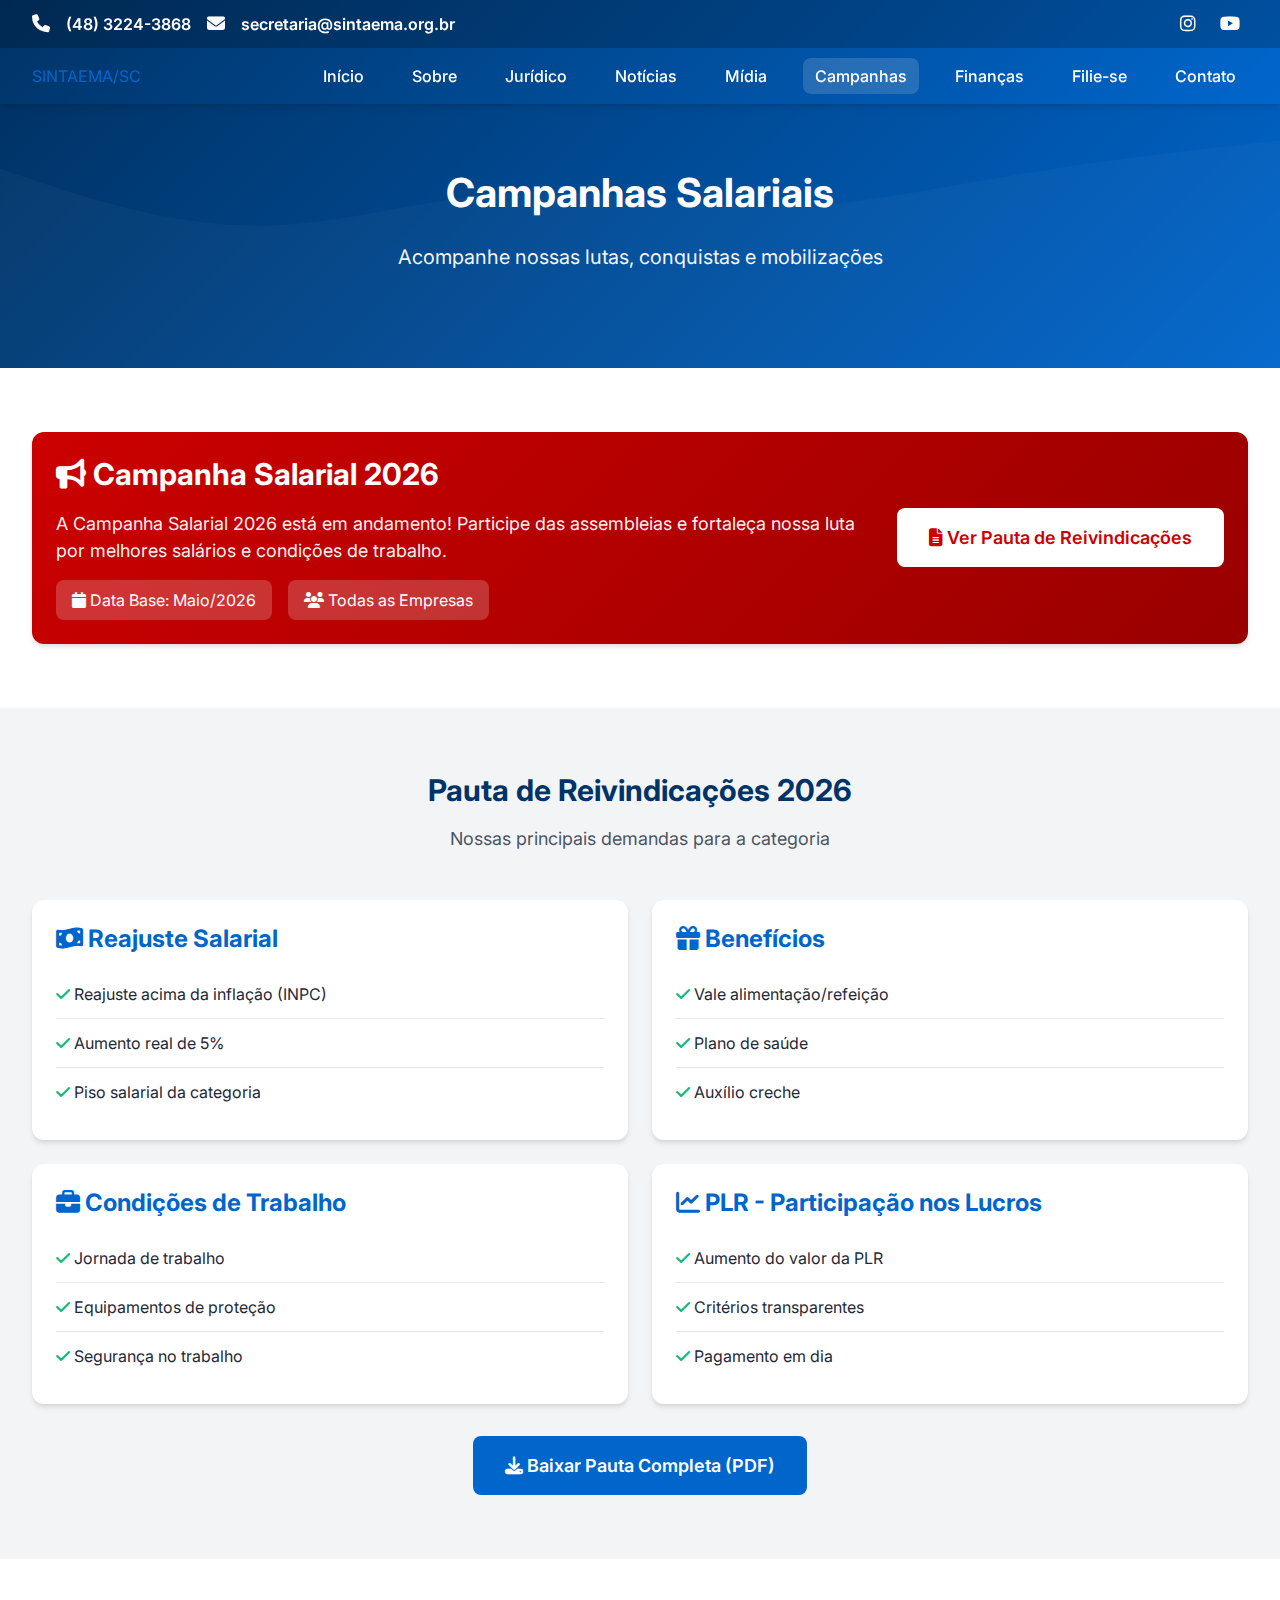
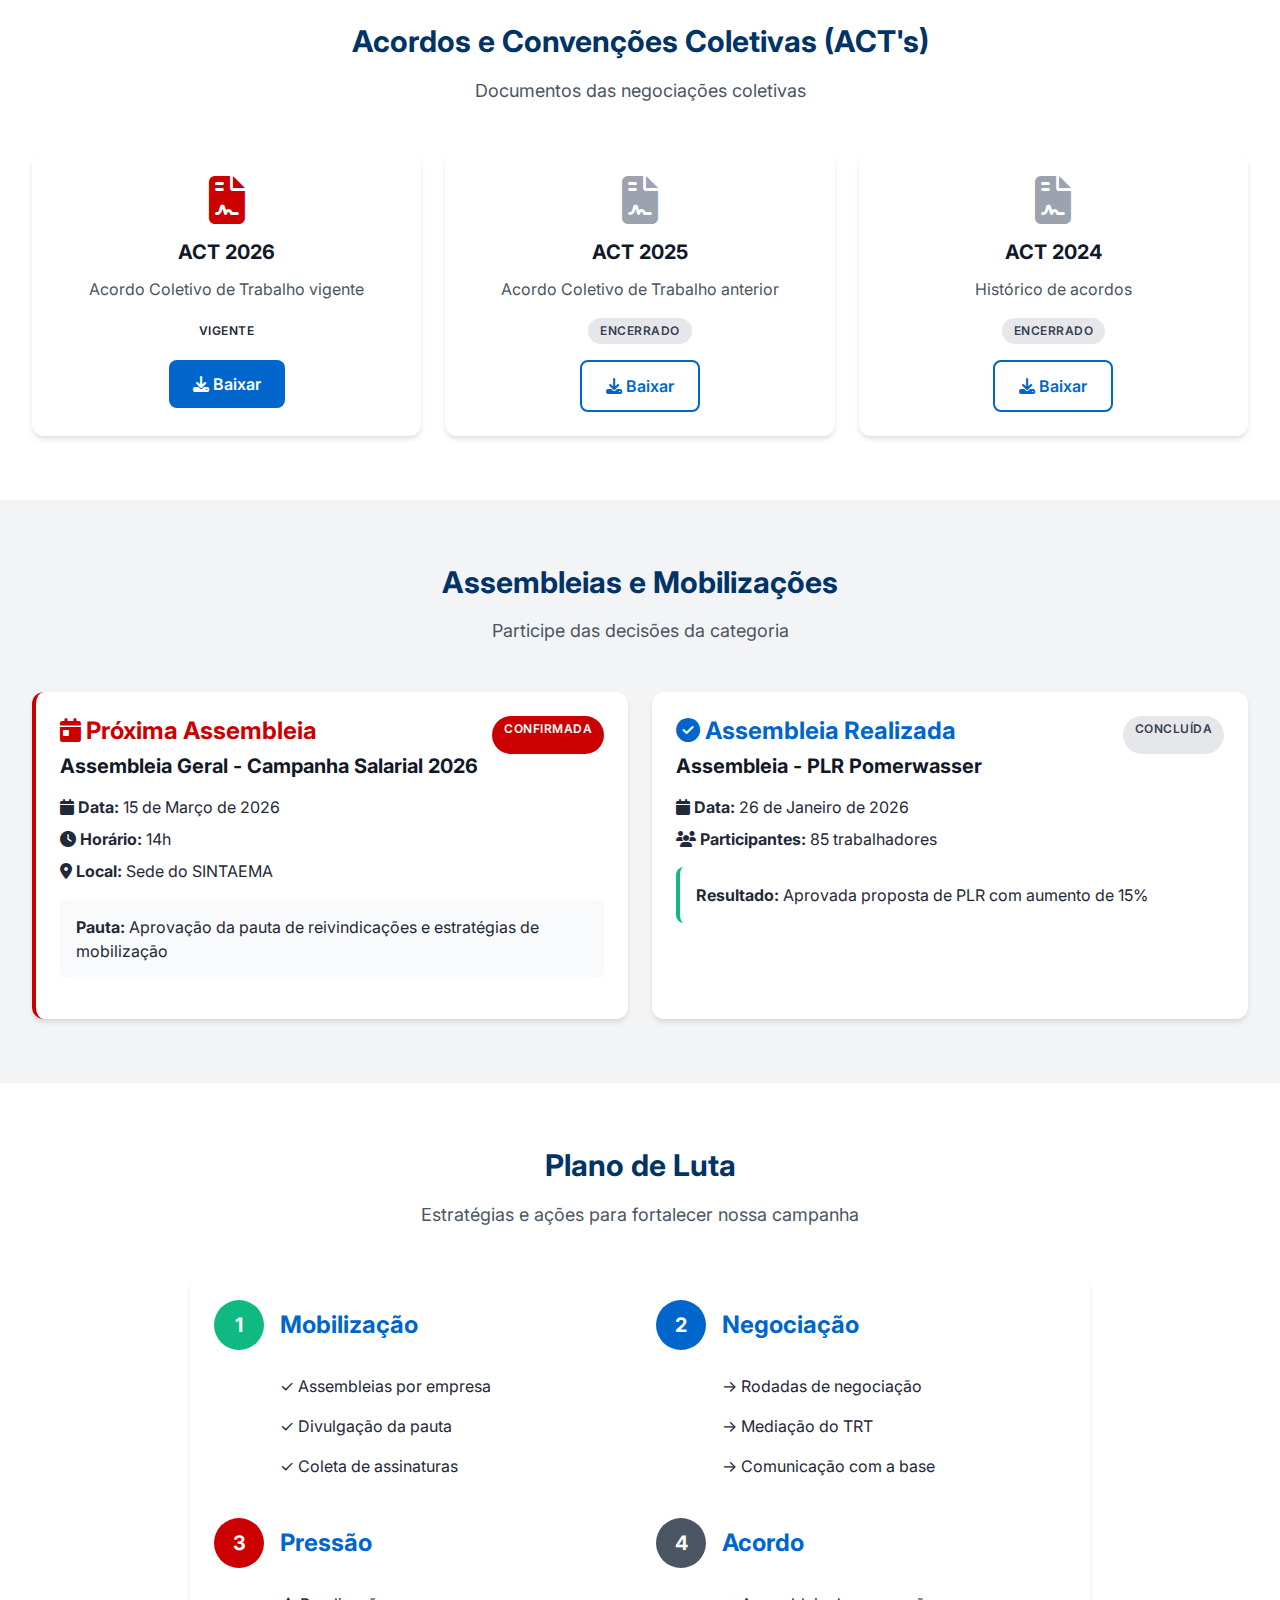
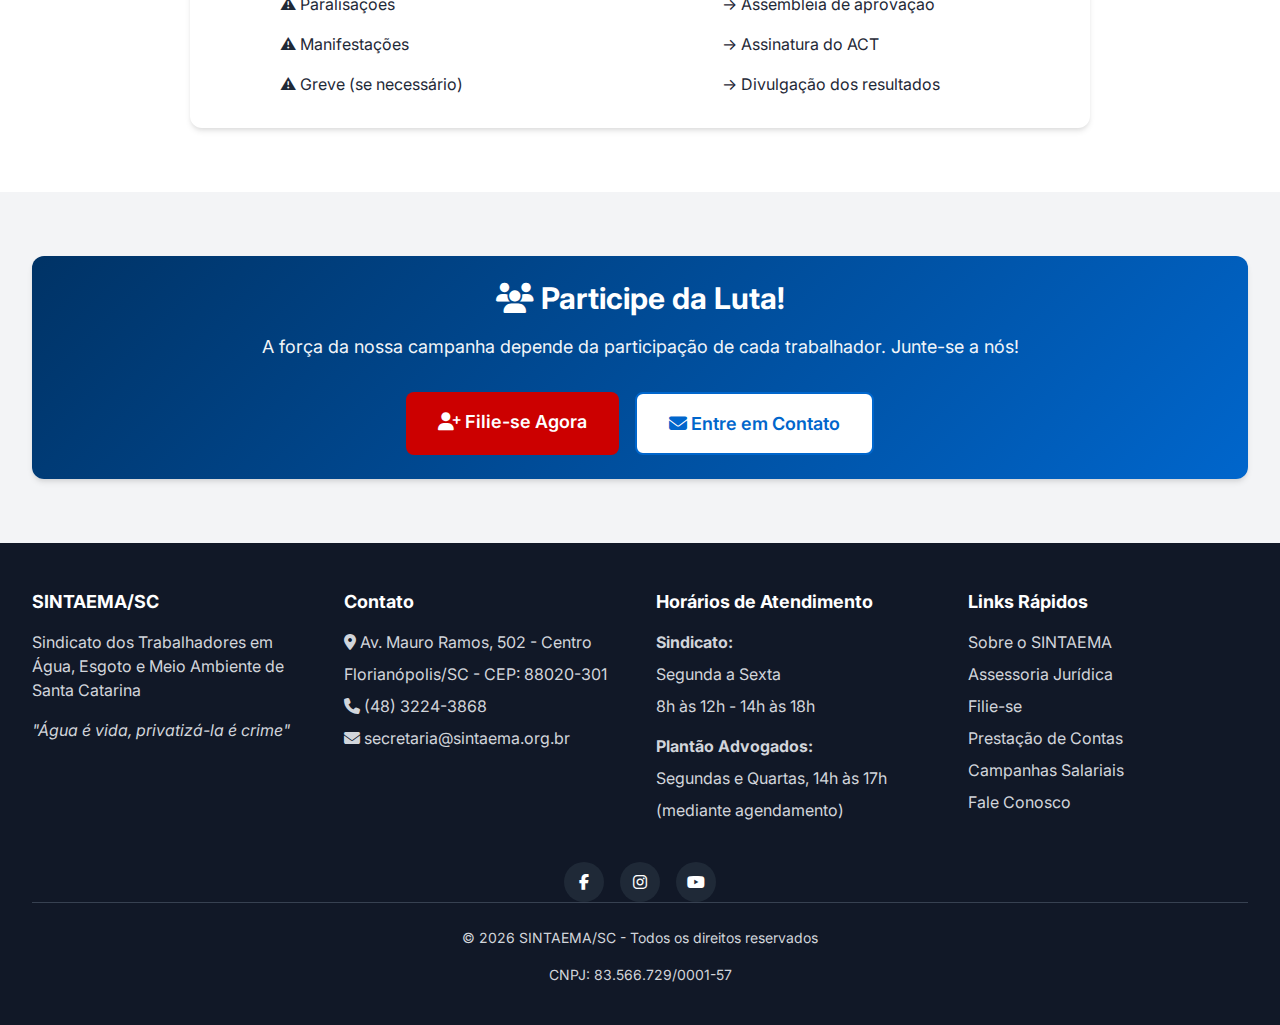
<file: campanhas.html>
<!DOCTYPE html>
<html lang="pt-BR">

<head>
    <meta charset="UTF-8">
    <meta name="viewport" content="width=device-width, initial-scale=1.0">
    <meta name="description" content="Campanhas Salariais do SINTAEMA/SC - Acompanhe nossas lutas e conquistas">
    <title>Campanhas Salariais - SINTAEMA/SC</title>

    <link rel="preconnect" href="https://fonts.googleapis.com">
    <link rel="preconnect" href="https://fonts.gstatic.com" crossorigin>
    <link
        href="https://fonts.googleapis.com/css2?family=Inter:wght@400;500;600;700&family=Roboto:wght@400;500;700&display=swap"
        rel="stylesheet">
    <link rel="stylesheet" href="https://cdnjs.cloudflare.com/ajax/libs/font-awesome/6.5.1/css/all.min.css">
    <link rel="stylesheet" href="css/styles.css">
</head>

<body>
    <!-- Header -->
    <header class="header">
        <div class="header-top">
            <div class="container">
                <div class="flex justify-between items-center">
                    <div class="flex gap-4 items-center">
                        <a href="tel:+554832243868" class="flex items-center gap-2">
                            <i class="fas fa-phone"></i>
                            <span>(48) 3224-3868</span>
                        </a>
                        <a href="mailto:secretaria@sintaema.org.br" class="flex items-center gap-2">
                            <i class="fas fa-envelope"></i>
                            <span class="hidden-mobile">secretaria@sintaema.org.br</span>
                        </a>
                    </div>
                    <div class="flex gap-4">
                        <a href="https://www.instagram.com/sintaema_sc" target="_blank" rel="noopener"
                            aria-label="Instagram">
                            <i class="fab fa-instagram"></i>
                        </a>
                        <a href="https://www.youtube.com.br/sintaema1" target="_blank" rel="noopener"
                            aria-label="YouTube">
                            <i class="fab fa-youtube"></i>
                        </a>
                    </div>
                </div>
            </div>
        </div>

        <div class="header-main">
            <div class="container">
                <div class="flex justify-between items-center">
                    <div class="logo">
                        <a href="index.html">SINTAEMA/SC</a>
                    </div>

                    <button class="mobile-menu-toggle" id="mobileMenuToggle" aria-label="Menu">
                        <i class="fas fa-bars"></i>
                    </button>

                    <nav>
                        <ul class="nav-menu" id="navMenu">
                            <li><a href="index.html">Início</a></li>
                            <li><a href="sobre.html">Sobre</a></li>
                            <li><a href="juridico.html">Jurídico</a></li>
                            <li><a href="noticias.html">Notícias</a></li>
                            <li><a href="midia.html">Mídia</a></li>
                            <li><a href="campanhas.html" class="active">Campanhas</a></li>
                            <li><a href="financas.html">Finanças</a></li>
                            <li><a href="filiacao.html">Filie-se</a></li>
                            <li><a href="contato.html">Contato</a></li>
                        </ul>
                    </nav>
                </div>
            </div>
        </div>
    </header>

    <!-- Page Header -->
    <section class="hero" style="padding: 4rem 0;">
        <div class="hero-content">
            <div class="container">
                <h1 class="hero-title" style="font-size: 2.5rem;">Campanhas Salariais</h1>
                <p class="hero-subtitle">Acompanhe nossas lutas, conquistas e mobilizações</p>
            </div>
        </div>
    </section>

    <!-- Current Campaign Section -->
    <section class="section section-bg-white">
        <div class="container">
            <div class="card" style="background: linear-gradient(135deg, var(--color-accent), #990000); color: white;">
                <div class="card-content">
                    <div class="flex justify-between items-center gap-4" style="flex-wrap: wrap;">
                        <div style="flex: 1; min-width: 300px;">
                            <h2 style="color: white; margin-bottom: 1rem;">
                                <i class="fas fa-bullhorn"></i> Campanha Salarial 2026
                            </h2>
                            <p style="font-size: 1.125rem; margin-bottom: 1rem; opacity: 0.95;">
                                A Campanha Salarial 2026 está em andamento! Participe das assembleias e fortaleça nossa
                                luta por melhores salários e condições de trabalho.
                            </p>
                            <div style="display: flex; gap: 1rem; flex-wrap: wrap;">
                                <span
                                    style="background: rgba(255,255,255,0.2); padding: 0.5rem 1rem; border-radius: 0.5rem;">
                                    <i class="fas fa-calendar"></i> Data Base: Maio/2026
                                </span>
                                <span
                                    style="background: rgba(255,255,255,0.2); padding: 0.5rem 1rem; border-radius: 0.5rem;">
                                    <i class="fas fa-users"></i> Todas as Empresas
                                </span>
                            </div>
                        </div>
                        <div>
                            <a href="#pauta" class="btn btn-lg" style="background: white; color: var(--color-accent);">
                                <i class="fas fa-file-alt"></i> Ver Pauta de Reivindicações
                            </a>
                        </div>
                    </div>
                </div>
            </div>
        </div>
    </section>

    <!-- Demands Section -->
    <section class="section section-bg-gray" id="pauta">
        <div class="container">
            <div class="section-header">
                <h2 class="section-title">Pauta de Reivindicações 2026</h2>
                <p class="section-subtitle">Nossas principais demandas para a categoria</p>
            </div>

            <div class="grid grid-cols-2">
                <!-- Demand Category 1 -->
                <div class="card">
                    <div class="card-content">
                        <h3 style="color: var(--color-primary); margin-bottom: 1rem;">
                            <i class="fas fa-money-bill-wave"></i> Reajuste Salarial
                        </h3>
                        <ul style="list-style: none; padding-left: 0;">
                            <li style="padding: 0.75rem 0; border-bottom: 1px solid var(--color-gray-200);">
                                <i class="fas fa-check" style="color: var(--color-success);"></i> Reajuste acima da
                                inflação (INPC)
                            </li>
                            <li style="padding: 0.75rem 0; border-bottom: 1px solid var(--color-gray-200);">
                                <i class="fas fa-check" style="color: var(--color-success);"></i> Aumento real de 5%
                            </li>
                            <li style="padding: 0.75rem 0;">
                                <i class="fas fa-check" style="color: var(--color-success);"></i> Piso salarial da
                                categoria
                            </li>
                        </ul>
                    </div>
                </div>

                <!-- Demand Category 2 -->
                <div class="card">
                    <div class="card-content">
                        <h3 style="color: var(--color-primary); margin-bottom: 1rem;">
                            <i class="fas fa-gift"></i> Benefícios
                        </h3>
                        <ul style="list-style: none; padding-left: 0;">
                            <li style="padding: 0.75rem 0; border-bottom: 1px solid var(--color-gray-200);">
                                <i class="fas fa-check" style="color: var(--color-success);"></i> Vale
                                alimentação/refeição
                            </li>
                            <li style="padding: 0.75rem 0; border-bottom: 1px solid var(--color-gray-200);">
                                <i class="fas fa-check" style="color: var(--color-success);"></i> Plano de saúde
                            </li>
                            <li style="padding: 0.75rem 0;">
                                <i class="fas fa-check" style="color: var(--color-success);"></i> Auxílio creche
                            </li>
                        </ul>
                    </div>
                </div>

                <!-- Demand Category 3 -->
                <div class="card">
                    <div class="card-content">
                        <h3 style="color: var(--color-primary); margin-bottom: 1rem;">
                            <i class="fas fa-briefcase"></i> Condições de Trabalho
                        </h3>
                        <ul style="list-style: none; padding-left: 0;">
                            <li style="padding: 0.75rem 0; border-bottom: 1px solid var(--color-gray-200);">
                                <i class="fas fa-check" style="color: var(--color-success);"></i> Jornada de trabalho
                            </li>
                            <li style="padding: 0.75rem 0; border-bottom: 1px solid var(--color-gray-200);">
                                <i class="fas fa-check" style="color: var(--color-success);"></i> Equipamentos de
                                proteção
                            </li>
                            <li style="padding: 0.75rem 0;">
                                <i class="fas fa-check" style="color: var(--color-success);"></i> Segurança no trabalho
                            </li>
                        </ul>
                    </div>
                </div>

                <!-- Demand Category 4 -->
                <div class="card">
                    <div class="card-content">
                        <h3 style="color: var(--color-primary); margin-bottom: 1rem;">
                            <i class="fas fa-chart-line"></i> PLR - Participação nos Lucros
                        </h3>
                        <ul style="list-style: none; padding-left: 0;">
                            <li style="padding: 0.75rem 0; border-bottom: 1px solid var(--color-gray-200);">
                                <i class="fas fa-check" style="color: var(--color-success);"></i> Aumento do valor da
                                PLR
                            </li>
                            <li style="padding: 0.75rem 0; border-bottom: 1px solid var(--color-gray-200);">
                                <i class="fas fa-check" style="color: var(--color-success);"></i> Critérios
                                transparentes
                            </li>
                            <li style="padding: 0.75rem 0;">
                                <i class="fas fa-check" style="color: var(--color-success);"></i> Pagamento em dia
                            </li>
                        </ul>
                    </div>
                </div>
            </div>

            <div class="text-center mt-8">
                <a href="documents/pauta-reivindicacoes-2026.pdf" class="btn btn-primary btn-lg" download>
                    <i class="fas fa-download"></i> Baixar Pauta Completa (PDF)
                </a>
            </div>
        </div>
    </section>

    <!-- ACTs Section -->
    <section class="section section-bg-white">
        <div class="container">
            <div class="section-header">
                <h2 class="section-title">Acordos e Convenções Coletivas (ACT's)</h2>
                <p class="section-subtitle">Documentos das negociações coletivas</p>
            </div>

            <div class="grid grid-cols-3">
                <!-- ACT 2026 -->
                <div class="card">
                    <div class="card-content text-center">
                        <i class="fas fa-file-contract"
                            style="font-size: 3rem; color: var(--color-accent); margin-bottom: 1rem;"></i>
                        <h3 class="card-title">ACT 2026</h3>
                        <p class="card-text">Acordo Coletivo de Trabalho vigente</p>
                        <span class="badge badge-success" style="margin-bottom: 1rem;">Vigente</span>
                        <br>
                        <a href="http://www.sintaema.org.br/site/wp-content/uploads/ACT_SINTAEMA_2025_2026.pdf"
                            class="btn btn-primary" target="_blank" rel="noopener">
                            <i class="fas fa-download"></i> Baixar
                        </a>
                    </div>
                </div>

                <!-- ACT 2025 -->
                <div class="card">
                    <div class="card-content text-center">
                        <i class="fas fa-file-contract"
                            style="font-size: 3rem; color: var(--color-gray-400); margin-bottom: 1rem;"></i>
                        <h3 class="card-title">ACT 2025</h3>
                        <p class="card-text">Acordo Coletivo de Trabalho anterior</p>
                        <span class="badge badge-gray" style="margin-bottom: 1rem;">Encerrado</span>
                        <br>
                        <a href="https://www.sintaema.org.br/site/wp-content/uploads/ACT-2024-2025-010724.pdf"
                            class="btn btn-secondary" target="_blank" rel="noopener">
                            <i class="fas fa-download"></i> Baixar
                        </a>
                    </div>
                </div>

                <!-- ACT 2024 -->
                <div class="card">
                    <div class="card-content text-center">
                        <i class="fas fa-file-contract"
                            style="font-size: 3rem; color: var(--color-gray-400); margin-bottom: 1rem;"></i>
                        <h3 class="card-title">ACT 2024</h3>
                        <p class="card-text">Histórico de acordos</p>
                        <span class="badge badge-gray" style="margin-bottom: 1rem;">Encerrado</span>
                        <br>
                        <a href="https://www.sintaema.org.br/site/wp-content/uploads/ACT-Casan-20232024.pdf"
                            class="btn btn-secondary" target="_blank" rel="noopener">
                            <i class="fas fa-download"></i> Baixar
                        </a>
                    </div>
                </div>
            </div>
        </div>
    </section>

    <!-- Assemblies Section -->
    <section class="section section-bg-gray">
        <div class="container">
            <div class="section-header">
                <h2 class="section-title">Assembleias e Mobilizações</h2>
                <p class="section-subtitle">Participe das decisões da categoria</p>
            </div>

            <div class="grid grid-cols-2">
                <!-- Upcoming Assembly -->
                <div class="card" style="border-left: 4px solid var(--color-accent);">
                    <div class="card-content">
                        <div class="flex justify-between items-start gap-2">
                            <h3 style="color: var(--color-accent); margin-bottom: 0.5rem;">
                                <i class="fas fa-calendar-day"></i> Próxima Assembleia
                            </h3>
                            <span class="badge badge-accent">Confirmada</span>
                        </div>
                        <h4 style="font-size: 1.25rem; margin-bottom: 1rem;">Assembleia Geral - Campanha Salarial 2026
                        </h4>
                        <ul style="list-style: none; padding-left: 0;">
                            <li style="margin-bottom: 0.5rem;">
                                <i class="fas fa-calendar"></i> <strong>Data:</strong> 15 de Março de 2026
                            </li>
                            <li style="margin-bottom: 0.5rem;">
                                <i class="fas fa-clock"></i> <strong>Horário:</strong> 14h
                            </li>
                            <li style="margin-bottom: 0.5rem;">
                                <i class="fas fa-map-marker-alt"></i> <strong>Local:</strong> Sede do SINTAEMA
                            </li>
                        </ul>
                        <p
                            style="margin-top: 1rem; padding: 1rem; background: var(--color-gray-50); border-radius: 0.5rem;">
                            <strong>Pauta:</strong> Aprovação da pauta de reivindicações e estratégias de mobilização
                        </p>
                    </div>
                </div>

                <!-- Past Assembly -->
                <div class="card">
                    <div class="card-content">
                        <div class="flex justify-between items-start gap-2">
                            <h3 style="color: var(--color-primary); margin-bottom: 0.5rem;">
                                <i class="fas fa-check-circle"></i> Assembleia Realizada
                            </h3>
                            <span class="badge badge-gray">Concluída</span>
                        </div>
                        <h4 style="font-size: 1.25rem; margin-bottom: 1rem;">Assembleia - PLR Pomerwasser</h4>
                        <ul style="list-style: none; padding-left: 0;">
                            <li style="margin-bottom: 0.5rem;">
                                <i class="fas fa-calendar"></i> <strong>Data:</strong> 26 de Janeiro de 2026
                            </li>
                            <li style="margin-bottom: 0.5rem;">
                                <i class="fas fa-users"></i> <strong>Participantes:</strong> 85 trabalhadores
                            </li>
                        </ul>
                        <p
                            style="margin-top: 1rem; padding: 1rem; background: var(--color-success-light); border-radius: 0.5rem; border-left: 4px solid var(--color-success);">
                            <strong>Resultado:</strong> Aprovada proposta de PLR com aumento de 15%
                        </p>
                    </div>
                </div>
            </div>
        </div>
    </section>

    <!-- Action Plan Section -->
    <section class="section section-bg-white">
        <div class="container">
            <div class="section-header">
                <h2 class="section-title">Plano de Luta</h2>
                <p class="section-subtitle">Estratégias e ações para fortalecer nossa campanha</p>
            </div>

            <div style="max-width: 900px; margin: 0 auto;">
                <div class="card">
                    <div class="card-content">
                        <div class="grid grid-cols-2" style="gap: 2rem;">
                            <!-- Phase 1 -->
                            <div>
                                <div style="display: flex; align-items: center; gap: 1rem; margin-bottom: 1rem;">
                                    <div
                                        style="width: 50px; height: 50px; border-radius: 50%; background: var(--color-success); color: white; display: flex; align-items: center; justify-content: center; font-weight: 700; font-size: 1.25rem;">
                                        1
                                    </div>
                                    <h3 style="color: var(--color-primary); margin: 0;">Mobilização</h3>
                                </div>
                                <ul style="list-style: none; padding-left: 0; margin-left: 66px;">
                                    <li style="padding: 0.5rem 0;">✓ Assembleias por empresa</li>
                                    <li style="padding: 0.5rem 0;">✓ Divulgação da pauta</li>
                                    <li style="padding: 0.5rem 0;">✓ Coleta de assinaturas</li>
                                </ul>
                            </div>

                            <!-- Phase 2 -->
                            <div>
                                <div style="display: flex; align-items: center; gap: 1rem; margin-bottom: 1rem;">
                                    <div
                                        style="width: 50px; height: 50px; border-radius: 50%; background: var(--color-primary); color: white; display: flex; align-items: center; justify-content: center; font-weight: 700; font-size: 1.25rem;">
                                        2
                                    </div>
                                    <h3 style="color: var(--color-primary); margin: 0;">Negociação</h3>
                                </div>
                                <ul style="list-style: none; padding-left: 0; margin-left: 66px;">
                                    <li style="padding: 0.5rem 0;">→ Rodadas de negociação</li>
                                    <li style="padding: 0.5rem 0;">→ Mediação do TRT</li>
                                    <li style="padding: 0.5rem 0;">→ Comunicação com a base</li>
                                </ul>
                            </div>

                            <!-- Phase 3 -->
                            <div>
                                <div style="display: flex; align-items: center; gap: 1rem; margin-bottom: 1rem;">
                                    <div
                                        style="width: 50px; height: 50px; border-radius: 50%; background: var(--color-accent); color: white; display: flex; align-items: center; justify-content: center; font-weight: 700; font-size: 1.25rem;">
                                        3
                                    </div>
                                    <h3 style="color: var(--color-primary); margin: 0;">Pressão</h3>
                                </div>
                                <ul style="list-style: none; padding-left: 0; margin-left: 66px;">
                                    <li style="padding: 0.5rem 0;">⚠ Paralisações</li>
                                    <li style="padding: 0.5rem 0;">⚠ Manifestações</li>
                                    <li style="padding: 0.5rem 0;">⚠ Greve (se necessário)</li>
                                </ul>
                            </div>

                            <!-- Phase 4 -->
                            <div>
                                <div style="display: flex; align-items: center; gap: 1rem; margin-bottom: 1rem;">
                                    <div
                                        style="width: 50px; height: 50px; border-radius: 50%; background: var(--color-gray-600); color: white; display: flex; align-items: center; justify-content: center; font-weight: 700; font-size: 1.25rem;">
                                        4
                                    </div>
                                    <h3 style="color: var(--color-primary); margin: 0;">Acordo</h3>
                                </div>
                                <ul style="list-style: none; padding-left: 0; margin-left: 66px;">
                                    <li style="padding: 0.5rem 0;">→ Assembleia de aprovação</li>
                                    <li style="padding: 0.5rem 0;">→ Assinatura do ACT</li>
                                    <li style="padding: 0.5rem 0;">→ Divulgação dos resultados</li>
                                </ul>
                            </div>
                        </div>
                    </div>
                </div>
            </div>
        </div>
    </section>

    <!-- CTA Section -->
    <section class="section section-bg-gray">
        <div class="container">
            <div class="card"
                style="background: linear-gradient(135deg, var(--color-primary-dark), var(--color-primary)); color: white;">
                <div class="card-content text-center">
                    <h2 style="color: white; margin-bottom: 1rem;">
                        <i class="fas fa-users"></i> Participe da Luta!
                    </h2>
                    <p style="font-size: 1.125rem; margin-bottom: 2rem; opacity: 0.95;">
                        A força da nossa campanha depende da participação de cada trabalhador. Junte-se a nós!
                    </p>
                    <div class="flex gap-4 justify-center">
                        <a href="filiacao.html" class="btn btn-accent btn-lg">
                            <i class="fas fa-user-plus"></i> Filie-se Agora
                        </a>
                        <a href="contato.html" class="btn btn-secondary btn-lg">
                            <i class="fas fa-envelope"></i> Entre em Contato
                        </a>
                    </div>
                </div>
            </div>
        </div>
    </section>

    <!-- Footer -->
    <footer class="footer">
        <div class="container">
            <div class="footer-content">
                <div class="footer-section">
                    <h3>SINTAEMA/SC</h3>
                    <p>Sindicato dos Trabalhadores em Água, Esgoto e Meio Ambiente de Santa Catarina</p>
                    <p style="margin-top: 1rem; font-style: italic;">"Água é vida, privatizá-la é crime"</p>
                </div>

                <div class="footer-section">
                    <h3>Contato</h3>
                    <ul>
                        <li><i class="fas fa-map-marker-alt"></i> Av. Mauro Ramos, 502 - Centro</li>
                        <li>Florianópolis/SC - CEP: 88020-301</li>
                        <li><i class="fas fa-phone"></i> (48) 3224-3868</li>
                        <li><i class="fas fa-envelope"></i> secretaria@sintaema.org.br</li>
                    </ul>
                </div>

                <div class="footer-section">
                    <h3>Horários de Atendimento</h3>
                    <ul>
                        <li><strong>Sindicato:</strong></li>
                        <li>Segunda a Sexta</li>
                        <li>8h às 12h - 14h às 18h</li>
                        <li style="margin-top: 1rem;"><strong>Plantão Advogados:</strong></li>
                        <li>Segundas e Quartas, 14h às 17h</li>
                        <li>(mediante agendamento)</li>
                    </ul>
                </div>

                <div class="footer-section">
                    <h3>Links Rápidos</h3>
                    <ul>
                        <li><a href="sobre.html">Sobre o SINTAEMA</a></li>
                        <li><a href="juridico.html">Assessoria Jurídica</a></li>
                        <li><a href="filiacao.html">Filie-se</a></li>
                        <li><a href="financas.html">Prestação de Contas</a></li>
                        <li><a href="campanhas.html">Campanhas Salariais</a></li>
                        <li><a href="contato.html">Fale Conosco</a></li>
                    </ul>
                </div>
            </div>

            <div class="social-links">
                <a href="https://www.facebook.com/sintaemasc" target="_blank" rel="noopener" class="social-link"
                    aria-label="Facebook">
                    <i class="fab fa-facebook-f"></i>
                </a>
                <a href="https://www.instagram.com/sintaema_sc" target="_blank" rel="noopener" class="social-link"
                    aria-label="Instagram">
                    <i class="fab fa-instagram"></i>
                </a>
                <a href="https://www.youtube.com.br/sintaema1" target="_blank" rel="noopener" class="social-link"
                    aria-label="YouTube">
                    <i class="fab fa-youtube"></i>
                </a>
            </div>

            <div class="footer-bottom">
                <p>&copy; 2026 SINTAEMA/SC - Todos os direitos reservados</p>
                <p>CNPJ: 83.566.729/0001-57</p>
            </div>
        </div>
    </footer>

    <script src="js/main.js"></script>
</body>

</html>
</file>
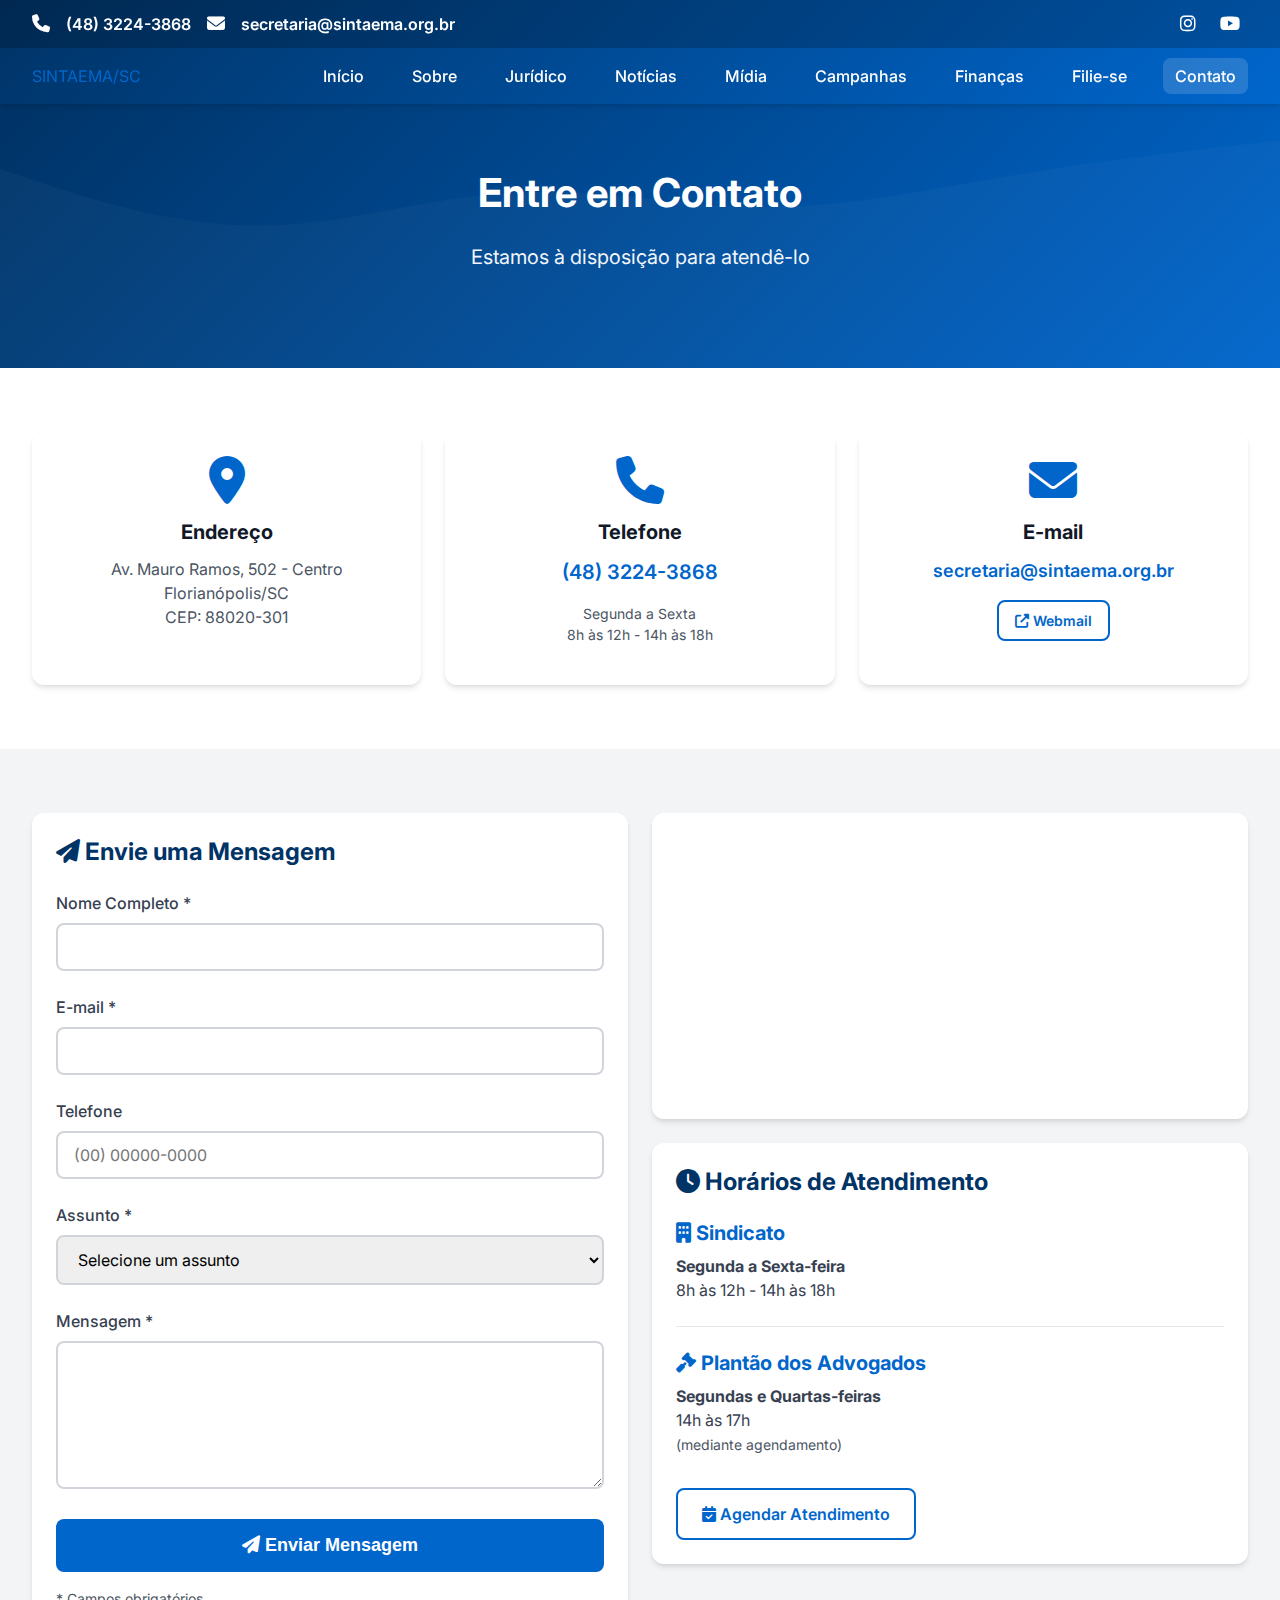
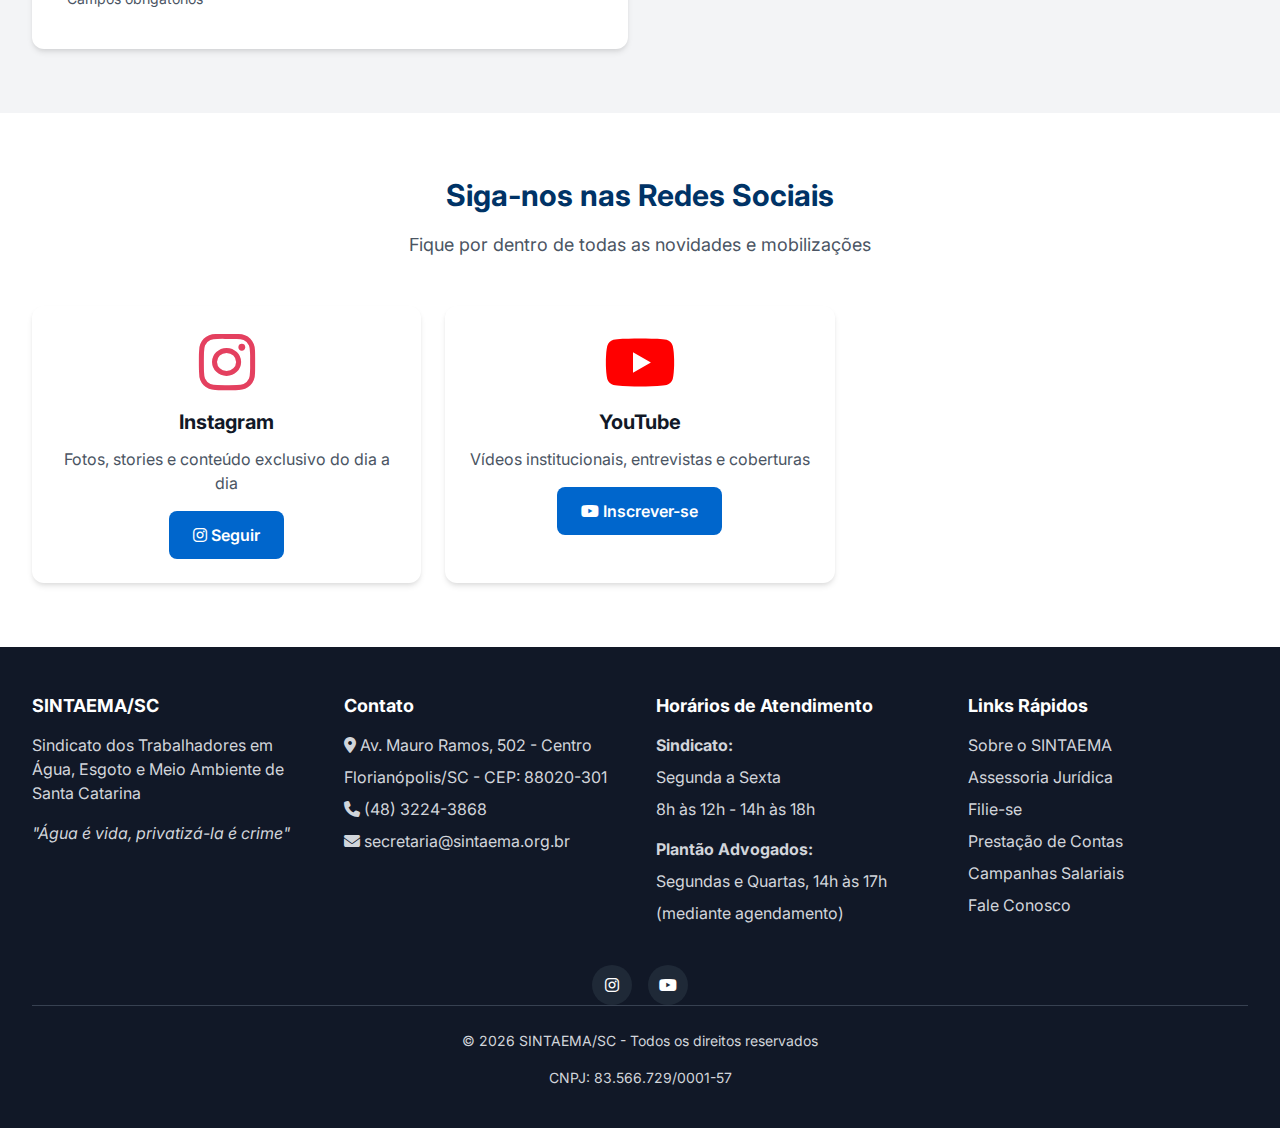
<file: contato.html>
<!DOCTYPE html>
<html lang="pt-BR">

<head>
    <meta charset="UTF-8">
    <meta name="viewport" content="width=device-width, initial-scale=1.0">
    <meta name="description"
        content="Entre em contato com o SINTAEMA/SC - Endereço, telefone, e-mail e formulário de contato">
    <title>Contato - SINTAEMA/SC</title>

    <link rel="preconnect" href="https://fonts.googleapis.com">
    <link rel="preconnect" href="https://fonts.gstatic.com" crossorigin>
    <link
        href="https://fonts.googleapis.com/css2?family=Inter:wght@400;500;600;700&family=Roboto:wght@400;500;700&display=swap"
        rel="stylesheet">
    <link rel="stylesheet" href="https://cdnjs.cloudflare.com/ajax/libs/font-awesome/6.5.1/css/all.min.css">
    <link rel="stylesheet" href="css/styles.css">
</head>

<body>
    <!-- Header -->
    <header class="header">
        <div class="header-top">
            <div class="container">
                <div class="flex justify-between items-center">
                    <div class="flex gap-4 items-center">
                        <a href="tel:+554832243868" class="flex items-center gap-2">
                            <i class="fas fa-phone"></i>
                            <span>(48) 3224-3868</span>
                        </a>
                        <a href="mailto:secretaria@sintaema.org.br" class="flex items-center gap-2">
                            <i class="fas fa-envelope"></i>
                            <span class="hidden-mobile">secretaria@sintaema.org.br</span>
                        </a>
                    </div>
                    <div class="flex gap-4">
                        <a href="https://www.instagram.com/sintaema_sc" target="_blank" rel="noopener"
                            aria-label="Instagram">
                            <i class="fab fa-instagram"></i>
                        </a>
                        <a href="https://www.youtube.com.br/sintaema1" target="_blank" rel="noopener"
                            aria-label="YouTube">
                            <i class="fab fa-youtube"></i>
                        </a>
                    </div>
                </div>
            </div>
        </div>

        <div class="header-main">
            <div class="container">
                <div class="flex justify-between items-center">
                    <div class="logo">
                        <a href="index.html">SINTAEMA/SC</a>
                    </div>

                    <button class="mobile-menu-toggle" id="mobileMenuToggle" aria-label="Menu">
                        <i class="fas fa-bars"></i>
                    </button>

                    <nav>
                        <ul class="nav-menu" id="navMenu">
                            <li><a href="index.html">Início</a></li>
                            <li><a href="sobre.html">Sobre</a></li>
                            <li><a href="juridico.html">Jurídico</a></li>
                            <li><a href="noticias.html">Notícias</a></li>
                            <li><a href="midia.html">Mídia</a></li>
                            <li><a href="campanhas.html">Campanhas</a></li>
                            <li><a href="financas.html">Finanças</a></li>
                            <li><a href="filiacao.html">Filie-se</a></li>
                            <li><a href="contato.html" class="active">Contato</a></li>
                        </ul>
                    </nav>
                </div>
            </div>
        </div>
    </header>

    <!-- Page Header -->
    <section class="hero" style="padding: 4rem 0;">
        <div class="hero-content">
            <div class="container">
                <h1 class="hero-title" style="font-size: 2.5rem;">Entre em Contato</h1>
                <p class="hero-subtitle">Estamos à disposição para atendê-lo</p>
            </div>
        </div>
    </section>

    <!-- Contact Info Section -->
    <section class="section section-bg-white">
        <div class="container">
            <div class="grid grid-cols-3">
                <!-- Address -->
                <div class="card">
                    <div class="card-content text-center">
                        <i class="fas fa-map-marker-alt"
                            style="font-size: 3rem; color: var(--color-primary); margin-bottom: 1rem;"></i>
                        <h3 class="card-title">Endereço</h3>
                        <p class="card-text">
                            Av. Mauro Ramos, 502 - Centro<br>
                            Florianópolis/SC<br>
                            CEP: 88020-301
                        </p>
                    </div>
                </div>

                <!-- Phone -->
                <div class="card">
                    <div class="card-content text-center">
                        <i class="fas fa-phone"
                            style="font-size: 3rem; color: var(--color-primary); margin-bottom: 1rem;"></i>
                        <h3 class="card-title">Telefone</h3>
                        <p class="card-text">
                            <a href="tel:+554832243868" style="font-size: 1.25rem; font-weight: 600;">(48) 3224-3868</a>
                        </p>
                        <p style="font-size: 0.875rem; color: var(--color-gray-600); margin-top: 0.5rem;">
                            Segunda a Sexta<br>
                            8h às 12h - 14h às 18h
                        </p>
                    </div>
                </div>

                <!-- Email -->
                <div class="card">
                    <div class="card-content text-center">
                        <i class="fas fa-envelope"
                            style="font-size: 3rem; color: var(--color-primary); margin-bottom: 1rem;"></i>
                        <h3 class="card-title">E-mail</h3>
                        <p class="card-text">
                            <a href="mailto:secretaria@sintaema.org.br" style="font-size: 1.125rem; font-weight: 600;">
                                secretaria@sintaema.org.br
                            </a>
                        </p>
                        <p style="font-size: 0.875rem; color: var(--color-gray-600); margin-top: 1rem;">
                            <a href="https://webmail-seguro.com.br/sintaema.org.br/" target="_blank"
                                class="btn btn-sm btn-secondary">
                                <i class="fas fa-external-link-alt"></i> Webmail
                            </a>
                        </p>
                    </div>
                </div>
            </div>
        </div>
    </section>

    <!-- Contact Form & Map Section -->
    <section class="section section-bg-gray">
        <div class="container">
            <div class="grid grid-cols-2">
                <!-- Contact Form -->
                <div class="card">
                    <div class="card-content">
                        <h3 style="margin-bottom: 1.5rem; color: var(--color-primary-dark);">
                            <i class="fas fa-paper-plane"></i> Envie uma Mensagem
                        </h3>

                        <form id="contactForm">
                            <div class="form-group">
                                <label for="name" class="form-label">Nome Completo *</label>
                                <input type="text" id="name" name="name" class="form-input" required>
                            </div>

                            <div class="form-group">
                                <label for="email" class="form-label">E-mail *</label>
                                <input type="email" id="email" name="email" class="form-input" required>
                            </div>

                            <div class="form-group">
                                <label for="phone" class="form-label">Telefone</label>
                                <input type="tel" id="phone" name="phone" class="form-input"
                                    placeholder="(00) 00000-0000">
                            </div>

                            <div class="form-group">
                                <label for="subject" class="form-label">Assunto *</label>
                                <select id="subject" name="subject" class="form-select" required>
                                    <option value="">Selecione um assunto</option>
                                    <option value="filiacao">Filiação</option>
                                    <option value="juridico">Assessoria Jurídica</option>
                                    <option value="financeiro">Questões Financeiras</option>
                                    <option value="campanhas">Campanhas Salariais</option>
                                    <option value="geral">Informações Gerais</option>
                                    <option value="outro">Outro</option>
                                </select>
                            </div>

                            <div class="form-group">
                                <label for="message" class="form-label">Mensagem *</label>
                                <textarea id="message" name="message" class="form-textarea" rows="6"
                                    required></textarea>
                            </div>

                            <button type="submit" class="btn btn-primary btn-lg" style="width: 100%;">
                                <i class="fas fa-paper-plane"></i> Enviar Mensagem
                            </button>

                            <p style="font-size: 0.875rem; color: var(--color-gray-600); margin-top: 1rem;">
                                * Campos obrigatórios
                            </p>
                        </form>
                    </div>
                </div>

                <!-- Map & Hours -->
                <div>
                    <!-- Map -->
                    <div class="card" style="margin-bottom: 1.5rem;">
                        <div class="card-content" style="padding: 0;">
                            <iframe
                                src="https://www.google.com/maps/embed?pb=!1m18!1m12!1m3!1d3536.0123456789!2d-48.5489!3d-27.5969!2m3!1f0!2f0!3f0!3m2!1i1024!2i768!4f13.1!3m3!1m2!1s0x0%3A0x0!2zMjfCsDM1JzQ4LjgiUyA0OMKwMzInNTYuMCJX!5e0!3m2!1spt-BR!2sbr!4v1234567890"
                                width="100%" height="300" style="border:0; border-radius: 0.75rem;" allowfullscreen=""
                                loading="lazy" referrerpolicy="no-referrer-when-downgrade">
                            </iframe>
                        </div>
                    </div>

                    <!-- Office Hours -->
                    <div class="card">
                        <div class="card-content">
                            <h3 style="margin-bottom: 1.5rem; color: var(--color-primary-dark);">
                                <i class="fas fa-clock"></i> Horários de Atendimento
                            </h3>

                            <div style="margin-bottom: 1.5rem;">
                                <h4 style="color: var(--color-primary); margin-bottom: 0.5rem;">
                                    <i class="fas fa-building"></i> Sindicato
                                </h4>
                                <p style="color: var(--color-gray-700);">
                                    <strong>Segunda a Sexta-feira</strong><br>
                                    8h às 12h - 14h às 18h
                                </p>
                            </div>

                            <div style="padding-top: 1.5rem; border-top: 1px solid var(--color-gray-200);">
                                <h4 style="color: var(--color-primary); margin-bottom: 0.5rem;">
                                    <i class="fas fa-gavel"></i> Plantão dos Advogados
                                </h4>
                                <p style="color: var(--color-gray-700);">
                                    <strong>Segundas e Quartas-feiras</strong><br>
                                    14h às 17h<br>
                                    <span style="font-size: 0.875rem; color: var(--color-gray-600);">(mediante
                                        agendamento)</span>
                                </p>
                                <a href="juridico.html" class="btn btn-secondary" style="margin-top: 1rem;">
                                    <i class="fas fa-calendar-check"></i> Agendar Atendimento
                                </a>
                            </div>
                        </div>
                    </div>
                </div>
            </div>
        </div>
    </section>

    <!-- Social Media Section -->
    <section class="section section-bg-white">
        <div class="container">
            <div class="section-header">
                <h2 class="section-title">Siga-nos nas Redes Sociais</h2>
                <p class="section-subtitle">Fique por dentro de todas as novidades e mobilizações</p>
            </div>

            <div class="grid grid-cols-3">

                <!-- Instagram -->
                <div class="card">
                    <div class="card-content text-center">
                        <i class="fab fa-instagram" style="font-size: 4rem; color: #E4405F; margin-bottom: 1rem;"></i>
                        <h3 class="card-title">Instagram</h3>
                        <p class="card-text">Fotos, stories e conteúdo exclusivo do dia a dia</p>
                        <a href="https://www.instagram.com/sintaema_sc" target="_blank" rel="noopener"
                            class="btn btn-primary">
                            <i class="fab fa-instagram"></i> Seguir
                        </a>
                    </div>
                </div>

                <!-- YouTube -->
                <div class="card">
                    <div class="card-content text-center">
                        <i class="fab fa-youtube" style="font-size: 4rem; color: #FF0000; margin-bottom: 1rem;"></i>
                        <h3 class="card-title">YouTube</h3>
                        <p class="card-text">Vídeos institucionais, entrevistas e coberturas</p>
                        <a href="https://www.youtube.com.br/sintaema1" target="_blank" rel="noopener"
                            class="btn btn-primary">
                            <i class="fab fa-youtube"></i> Inscrever-se
                        </a>
                    </div>
                </div>
            </div>
        </div>
    </section>

    <!-- Footer -->
    <footer class="footer">
        <div class="container">
            <div class="footer-content">
                <div class="footer-section">
                    <h3>SINTAEMA/SC</h3>
                    <p>Sindicato dos Trabalhadores em Água, Esgoto e Meio Ambiente de Santa Catarina</p>
                    <p style="margin-top: 1rem; font-style: italic;">"Água é vida, privatizá-la é crime"</p>
                </div>

                <div class="footer-section">
                    <h3>Contato</h3>
                    <ul>
                        <li><i class="fas fa-map-marker-alt"></i> Av. Mauro Ramos, 502 - Centro</li>
                        <li>Florianópolis/SC - CEP: 88020-301</li>
                        <li><i class="fas fa-phone"></i> (48) 3224-3868</li>
                        <li><i class="fas fa-envelope"></i> secretaria@sintaema.org.br</li>
                    </ul>
                </div>

                <div class="footer-section">
                    <h3>Horários de Atendimento</h3>
                    <ul>
                        <li><strong>Sindicato:</strong></li>
                        <li>Segunda a Sexta</li>
                        <li>8h às 12h - 14h às 18h</li>
                        <li style="margin-top: 1rem;"><strong>Plantão Advogados:</strong></li>
                        <li>Segundas e Quartas, 14h às 17h</li>
                        <li>(mediante agendamento)</li>
                    </ul>
                </div>

                <div class="footer-section">
                    <h3>Links Rápidos</h3>
                    <ul>
                        <li><a href="sobre.html">Sobre o SINTAEMA</a></li>
                        <li><a href="juridico.html">Assessoria Jurídica</a></li>
                        <li><a href="filiacao.html">Filie-se</a></li>
                        <li><a href="financas.html">Prestação de Contas</a></li>
                        <li><a href="campanhas.html">Campanhas Salariais</a></li>
                        <li><a href="contato.html">Fale Conosco</a></li>
                    </ul>
                </div>
            </div>

            <div class="social-links">
                <a href="https://www.instagram.com/sintaema_sc" target="_blank" rel="noopener" class="social-link"
                    aria-label="Instagram">
                    <i class="fab fa-instagram"></i>
                </a>
                <a href="https://www.youtube.com.br/sintaema1" target="_blank" rel="noopener" class="social-link"
                    aria-label="YouTube">
                    <i class="fab fa-youtube"></i>
                </a>
            </div>

            <div class="footer-bottom">
                <p>&copy; 2026 SINTAEMA/SC - Todos os direitos reservados</p>
                <p>CNPJ: 83.566.729/0001-57</p>
            </div>
        </div>
    </footer>

    <script src="js/main.js"></script>
</body>

</html>
</file>
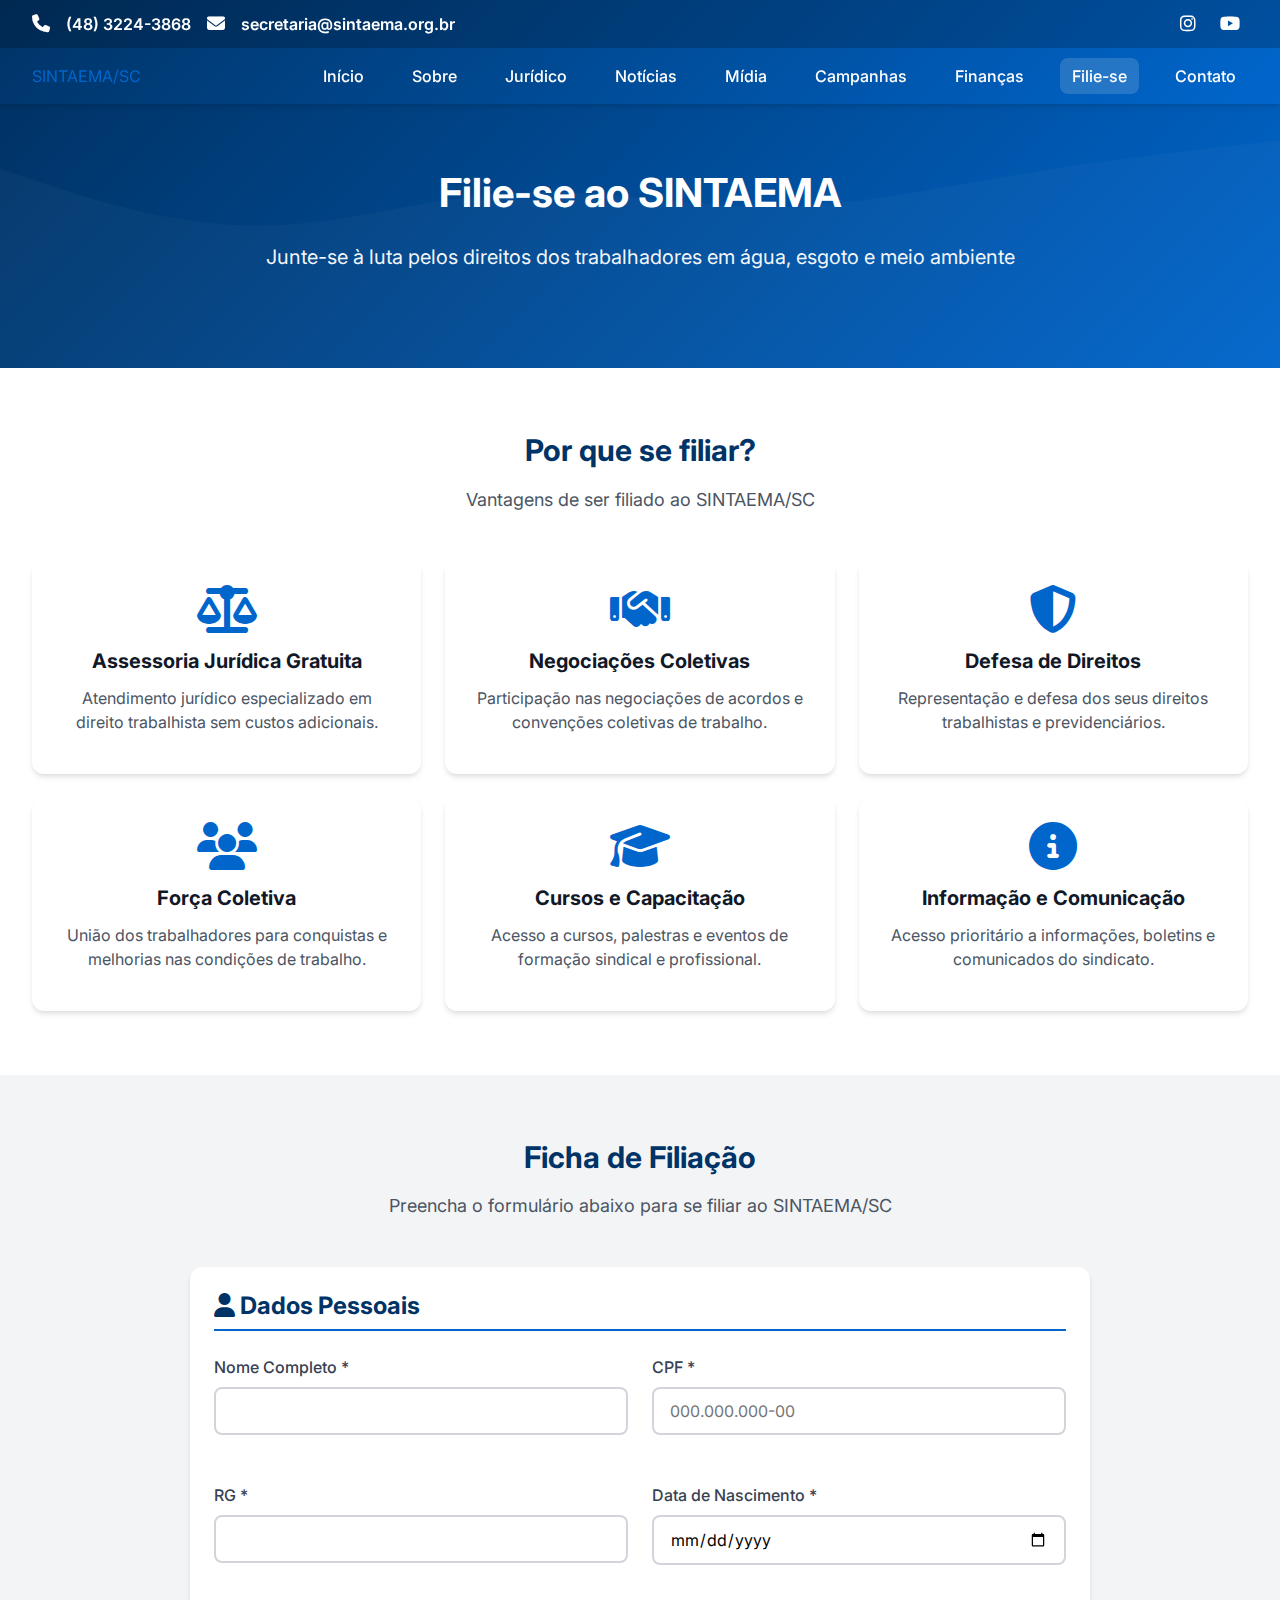
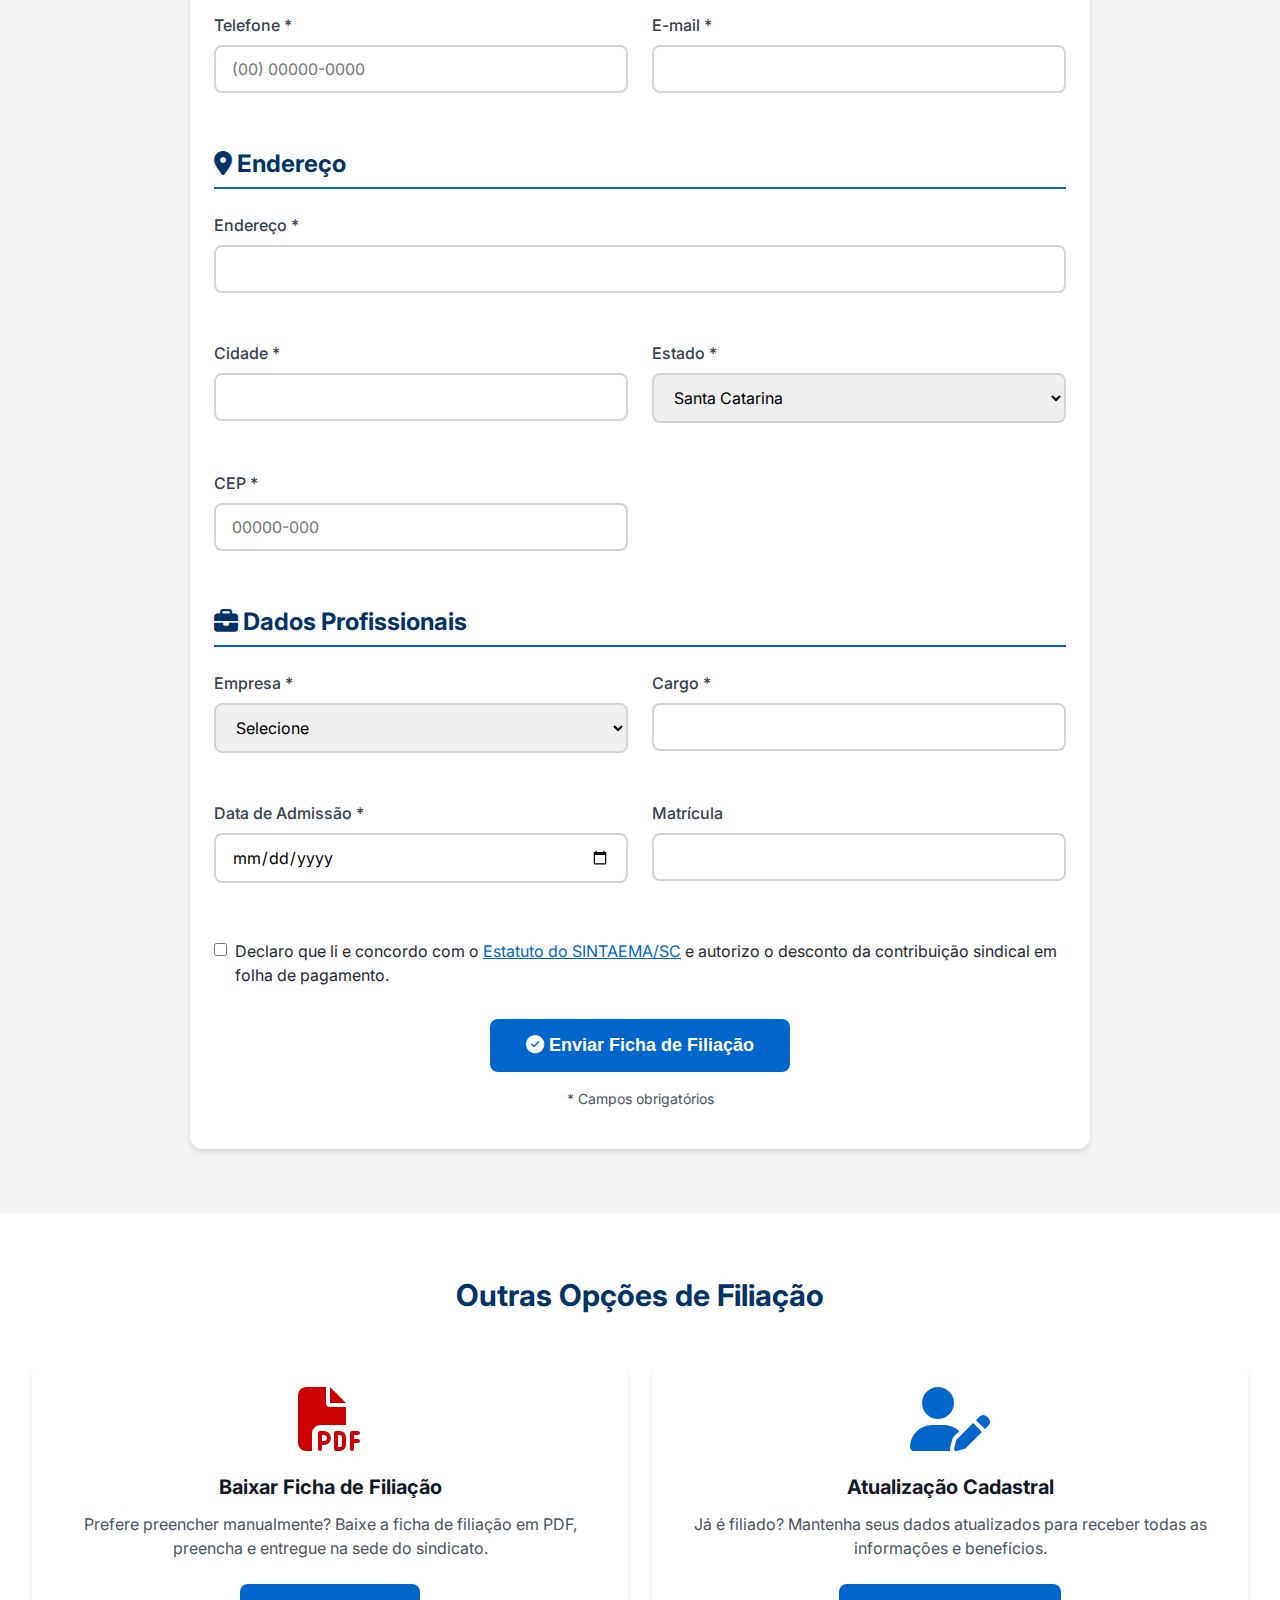
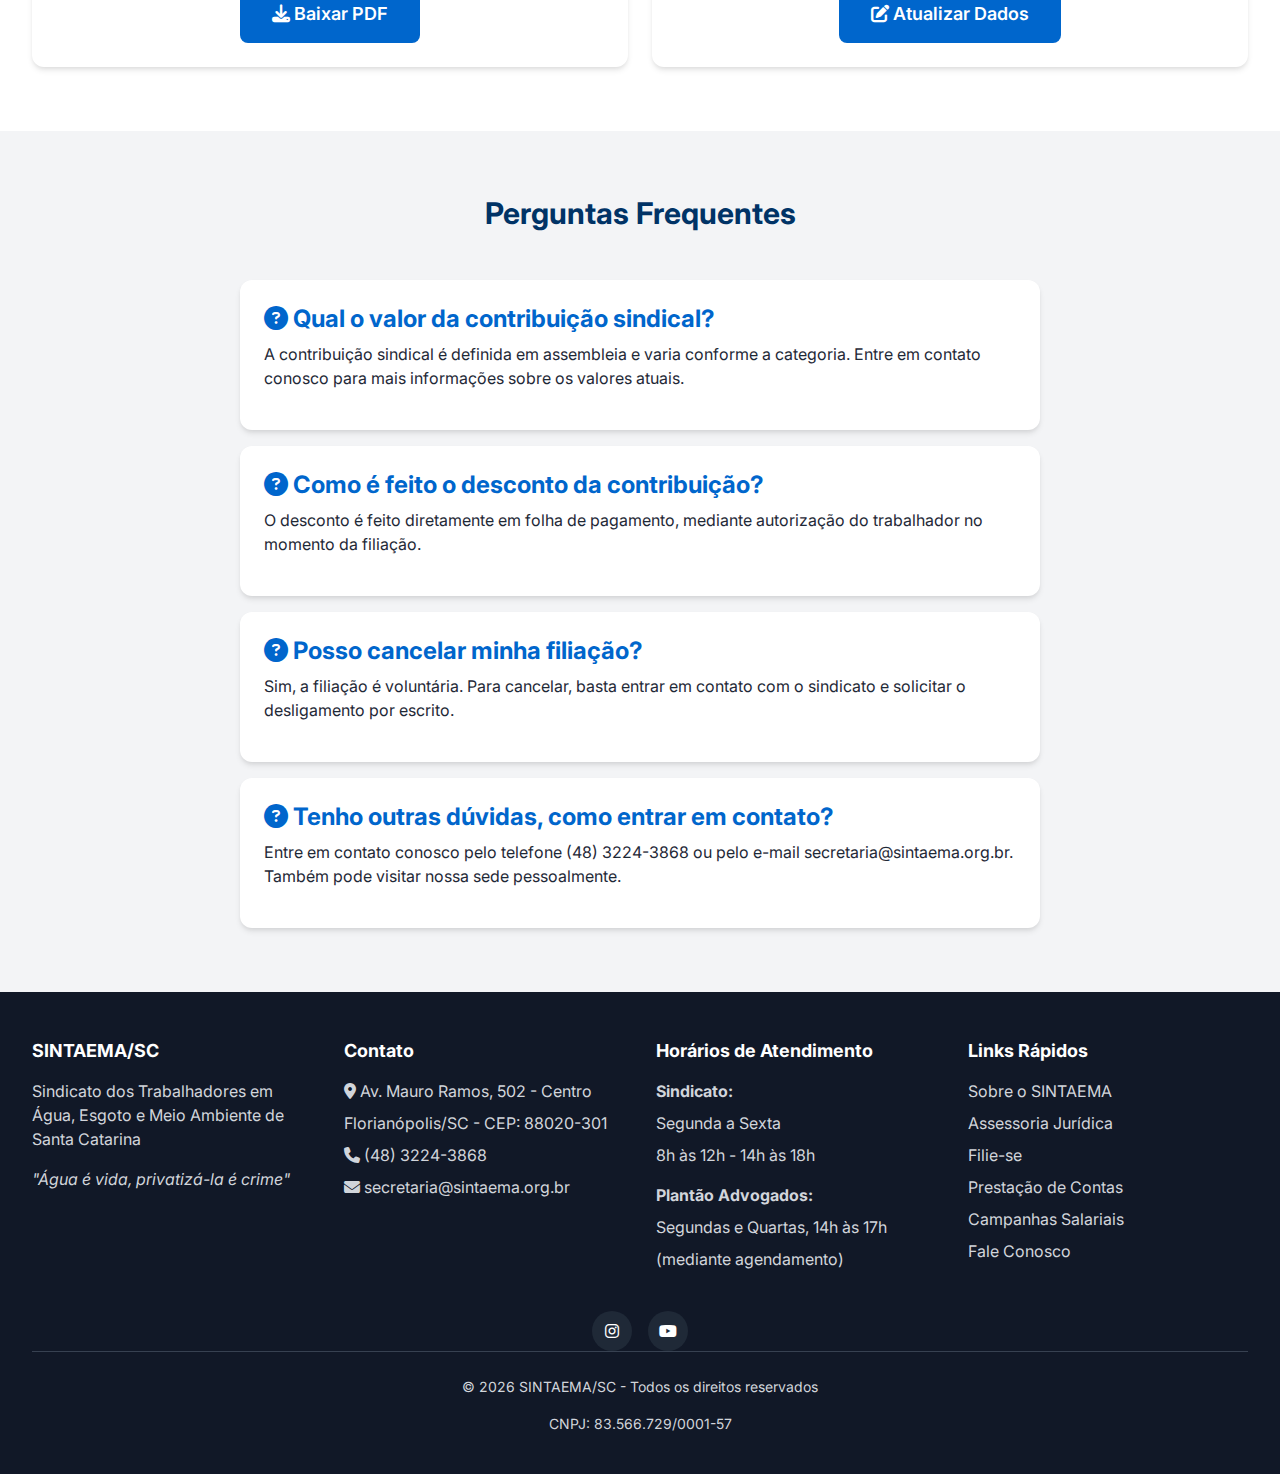
<file: filiacao.html>
<!DOCTYPE html>
<html lang="pt-BR">

<head>
    <meta charset="UTF-8">
    <meta name="viewport" content="width=device-width, initial-scale=1.0">
    <meta name="description" content="Filie-se ao SINTAEMA/SC - Junte-se à luta pelos direitos dos trabalhadores">
    <title>Filie-se - SINTAEMA/SC</title>

    <link rel="preconnect" href="https://fonts.googleapis.com">
    <link rel="preconnect" href="https://fonts.gstatic.com" crossorigin>
    <link
        href="https://fonts.googleapis.com/css2?family=Inter:wght@400;500;600;700&family=Roboto:wght@400;500;700&display=swap"
        rel="stylesheet">
    <link rel="stylesheet" href="https://cdnjs.cloudflare.com/ajax/libs/font-awesome/6.5.1/css/all.min.css">
    <link rel="stylesheet" href="css/styles.css">
</head>

<body>
    <!-- Header -->
    <header class="header">
        <div class="header-top">
            <div class="container">
                <div class="flex justify-between items-center">
                    <div class="flex gap-4 items-center">
                        <a href="tel:+554832243868" class="flex items-center gap-2">
                            <i class="fas fa-phone"></i>
                            <span>(48) 3224-3868</span>
                        </a>
                        <a href="mailto:secretaria@sintaema.org.br" class="flex items-center gap-2">
                            <i class="fas fa-envelope"></i>
                            <span class="hidden-mobile">secretaria@sintaema.org.br</span>
                        </a>
                    </div>
                    <div class="flex gap-4">
                        <a href="https://www.instagram.com/sintaema_sc" target="_blank" rel="noopener"
                            aria-label="Instagram">
                            <i class="fab fa-instagram"></i>
                        </a>
                        <a href="https://www.youtube.com.br/sintaema1" target="_blank" rel="noopener"
                            aria-label="YouTube">
                            <i class="fab fa-youtube"></i>
                        </a>
                    </div>
                </div>
            </div>
        </div>

        <div class="header-main">
            <div class="container">
                <div class="flex justify-between items-center">
                    <div class="logo">
                        <a href="index.html">SINTAEMA/SC</a>
                    </div>

                    <button class="mobile-menu-toggle" id="mobileMenuToggle" aria-label="Menu">
                        <i class="fas fa-bars"></i>
                    </button>

                    <nav>
                        <ul class="nav-menu" id="navMenu">
                            <li><a href="index.html">Início</a></li>
                            <li><a href="sobre.html">Sobre</a></li>
                            <li><a href="juridico.html">Jurídico</a></li>
                            <li><a href="noticias.html">Notícias</a></li>
                            <li><a href="midia.html">Mídia</a></li>
                            <li><a href="campanhas.html">Campanhas</a></li>
                            <li><a href="financas.html">Finanças</a></li>
                            <li><a href="filiacao.html" class="active">Filie-se</a></li>
                            <li><a href="contato.html">Contato</a></li>
                        </ul>
                    </nav>
                </div>
            </div>
        </div>
    </header>

    <!-- Page Header -->
    <section class="hero" style="padding: 4rem 0;">
        <div class="hero-content">
            <div class="container">
                <h1 class="hero-title" style="font-size: 2.5rem;">Filie-se ao SINTAEMA</h1>
                <p class="hero-subtitle">Junte-se à luta pelos direitos dos trabalhadores em água, esgoto e meio
                    ambiente</p>
            </div>
        </div>
    </section>

    <!-- Benefits Section -->
    <section class="section section-bg-white">
        <div class="container">
            <div class="section-header">
                <h2 class="section-title">Por que se filiar?</h2>
                <p class="section-subtitle">Vantagens de ser filiado ao SINTAEMA/SC</p>
            </div>

            <div class="grid grid-cols-3">
                <!-- Benefit 1 -->
                <div class="card">
                    <div class="card-content text-center">
                        <i class="fas fa-balance-scale"
                            style="font-size: 3rem; color: var(--color-primary); margin-bottom: 1rem;"></i>
                        <h3 class="card-title">Assessoria Jurídica Gratuita</h3>
                        <p class="card-text">
                            Atendimento jurídico especializado em direito trabalhista sem custos adicionais.
                        </p>
                    </div>
                </div>

                <!-- Benefit 2 -->
                <div class="card">
                    <div class="card-content text-center">
                        <i class="fas fa-handshake"
                            style="font-size: 3rem; color: var(--color-primary); margin-bottom: 1rem;"></i>
                        <h3 class="card-title">Negociações Coletivas</h3>
                        <p class="card-text">
                            Participação nas negociações de acordos e convenções coletivas de trabalho.
                        </p>
                    </div>
                </div>

                <!-- Benefit 3 -->
                <div class="card">
                    <div class="card-content text-center">
                        <i class="fas fa-shield-alt"
                            style="font-size: 3rem; color: var(--color-primary); margin-bottom: 1rem;"></i>
                        <h3 class="card-title">Defesa de Direitos</h3>
                        <p class="card-text">
                            Representação e defesa dos seus direitos trabalhistas e previdenciários.
                        </p>
                    </div>
                </div>

                <!-- Benefit 4 -->
                <div class="card">
                    <div class="card-content text-center">
                        <i class="fas fa-users"
                            style="font-size: 3rem; color: var(--color-primary); margin-bottom: 1rem;"></i>
                        <h3 class="card-title">Força Coletiva</h3>
                        <p class="card-text">
                            União dos trabalhadores para conquistas e melhorias nas condições de trabalho.
                        </p>
                    </div>
                </div>

                <!-- Benefit 5 -->
                <div class="card">
                    <div class="card-content text-center">
                        <i class="fas fa-graduation-cap"
                            style="font-size: 3rem; color: var(--color-primary); margin-bottom: 1rem;"></i>
                        <h3 class="card-title">Cursos e Capacitação</h3>
                        <p class="card-text">
                            Acesso a cursos, palestras e eventos de formação sindical e profissional.
                        </p>
                    </div>
                </div>

                <!-- Benefit 6 -->
                <div class="card">
                    <div class="card-content text-center">
                        <i class="fas fa-info-circle"
                            style="font-size: 3rem; color: var(--color-primary); margin-bottom: 1rem;"></i>
                        <h3 class="card-title">Informação e Comunicação</h3>
                        <p class="card-text">
                            Acesso prioritário a informações, boletins e comunicados do sindicato.
                        </p>
                    </div>
                </div>
            </div>
        </div>
    </section>

    <!-- Membership Form Section -->
    <section class="section section-bg-gray">
        <div class="container">
            <div class="section-header">
                <h2 class="section-title">Ficha de Filiação</h2>
                <p class="section-subtitle">Preencha o formulário abaixo para se filiar ao SINTAEMA/SC</p>
            </div>

            <div style="max-width: 900px; margin: 0 auto;">
                <div class="card">
                    <div class="card-content">
                        <form id="membershipForm">
                            <!-- Personal Information -->
                            <h3
                                style="margin-bottom: 1.5rem; color: var(--color-primary-dark); padding-bottom: 0.5rem; border-bottom: 2px solid var(--color-primary);">
                                <i class="fas fa-user"></i> Dados Pessoais
                            </h3>

                            <div class="grid grid-cols-2" style="gap: 1.5rem; margin-bottom: 2rem;">
                                <div class="form-group">
                                    <label for="fullName" class="form-label">Nome Completo *</label>
                                    <input type="text" id="fullName" name="fullName" class="form-input" required>
                                </div>

                                <div class="form-group">
                                    <label for="cpf" class="form-label">CPF *</label>
                                    <input type="text" id="cpf" name="cpf" class="form-input"
                                        placeholder="000.000.000-00" required>
                                </div>

                                <div class="form-group">
                                    <label for="rg" class="form-label">RG *</label>
                                    <input type="text" id="rg" name="rg" class="form-input" required>
                                </div>

                                <div class="form-group">
                                    <label for="birthDate" class="form-label">Data de Nascimento *</label>
                                    <input type="date" id="birthDate" name="birthDate" class="form-input" required>
                                </div>

                                <div class="form-group">
                                    <label for="phone" class="form-label">Telefone *</label>
                                    <input type="tel" id="phone" name="phone" class="form-input"
                                        placeholder="(00) 00000-0000" required>
                                </div>

                                <div class="form-group">
                                    <label for="email" class="form-label">E-mail *</label>
                                    <input type="email" id="email" name="email" class="form-input" required>
                                </div>
                            </div>

                            <!-- Address -->
                            <h3
                                style="margin-bottom: 1.5rem; color: var(--color-primary-dark); padding-bottom: 0.5rem; border-bottom: 2px solid var(--color-primary);">
                                <i class="fas fa-map-marker-alt"></i> Endereço
                            </h3>

                            <div class="grid grid-cols-2" style="gap: 1.5rem; margin-bottom: 2rem;">
                                <div class="form-group" style="grid-column: 1 / -1;">
                                    <label for="address" class="form-label">Endereço *</label>
                                    <input type="text" id="address" name="address" class="form-input" required>
                                </div>

                                <div class="form-group">
                                    <label for="city" class="form-label">Cidade *</label>
                                    <input type="text" id="city" name="city" class="form-input" required>
                                </div>

                                <div class="form-group">
                                    <label for="state" class="form-label">Estado *</label>
                                    <select id="state" name="state" class="form-select" required>
                                        <option value="">Selecione</option>
                                        <option value="SC" selected>Santa Catarina</option>
                                    </select>
                                </div>

                                <div class="form-group">
                                    <label for="cep" class="form-label">CEP *</label>
                                    <input type="text" id="cep" name="cep" class="form-input" placeholder="00000-000"
                                        required>
                                </div>
                            </div>

                            <!-- Employment Information -->
                            <h3
                                style="margin-bottom: 1.5rem; color: var(--color-primary-dark); padding-bottom: 0.5rem; border-bottom: 2px solid var(--color-primary);">
                                <i class="fas fa-briefcase"></i> Dados Profissionais
                            </h3>

                            <div class="grid grid-cols-2" style="gap: 1.5rem; margin-bottom: 2rem;">
                                <div class="form-group">
                                    <label for="company" class="form-label">Empresa *</label>
                                    <select id="company" name="company" class="form-select" required>
                                        <option value="">Selecione</option>
                                        <option value="CASAN">CASAN</option>
                                        <option value="AEGEA">AEGEA</option>
                                        <option value="Pomerwasser">Pomerwasser</option>
                                        <option value="Outra">Outra</option>
                                    </select>
                                </div>

                                <div class="form-group">
                                    <label for="position" class="form-label">Cargo *</label>
                                    <input type="text" id="position" name="position" class="form-input" required>
                                </div>

                                <div class="form-group">
                                    <label for="admissionDate" class="form-label">Data de Admissão *</label>
                                    <input type="date" id="admissionDate" name="admissionDate" class="form-input"
                                        required>
                                </div>

                                <div class="form-group">
                                    <label for="registration" class="form-label">Matrícula</label>
                                    <input type="text" id="registration" name="registration" class="form-input">
                                </div>
                            </div>

                            <!-- Terms -->
                            <div class="form-group" style="margin-bottom: 2rem;">
                                <label style="display: flex; align-items: start; gap: 0.5rem; cursor: pointer;">
                                    <input type="checkbox" id="terms" name="terms" required
                                        style="margin-top: 0.25rem;">
                                    <span>
                                        Declaro que li e concordo com o <a href="sobre.html#estatuto"
                                            style="color: var(--color-primary); text-decoration: underline;">Estatuto do
                                            SINTAEMA/SC</a>
                                        e autorizo o desconto da contribuição sindical em folha de pagamento.
                                    </span>
                                </label>
                            </div>

                            <!-- Submit Button -->
                            <div class="text-center">
                                <button type="submit" class="btn btn-primary btn-lg" style="min-width: 300px;">
                                    <i class="fas fa-check-circle"></i> Enviar Ficha de Filiação
                                </button>
                                <p style="font-size: 0.875rem; color: var(--color-gray-600); margin-top: 1rem;">
                                    * Campos obrigatórios
                                </p>
                            </div>
                        </form>
                    </div>
                </div>
            </div>
        </div>
    </section>

    <!-- Download Section -->
    <section class="section section-bg-white">
        <div class="container">
            <div class="section-header">
                <h2 class="section-title">Outras Opções de Filiação</h2>
            </div>

            <div class="grid grid-cols-2">
                <!-- Download Form -->
                <div class="card">
                    <div class="card-content text-center">
                        <i class="fas fa-file-pdf"
                            style="font-size: 4rem; color: var(--color-accent); margin-bottom: 1.5rem;"></i>
                        <h3 class="card-title">Baixar Ficha de Filiação</h3>
                        <p class="card-text" style="margin-bottom: 1.5rem;">
                            Prefere preencher manualmente? Baixe a ficha de filiação em PDF, preencha e entregue na sede
                            do sindicato.
                        </p>
                        <a href="http://www.sintaema.org.br/site/wp-content/uploads/ficha_casan-bb.pdf"
                            class="btn btn-primary btn-lg" target="_blank" rel="noopener">
                            <i class="fas fa-download"></i> Baixar PDF
                        </a>
                    </div>
                </div>

                <!-- Update Registration -->
                <div class="card">
                    <div class="card-content text-center">
                        <i class="fas fa-user-edit"
                            style="font-size: 4rem; color: var(--color-primary); margin-bottom: 1.5rem;"></i>
                        <h3 class="card-title">Atualização Cadastral</h3>
                        <p class="card-text" style="margin-bottom: 1.5rem;">
                            Já é filiado? Mantenha seus dados atualizados para receber todas as informações e
                            benefícios.
                        </p>
                        <a href="contato.html" class="btn btn-primary btn-lg">
                            <i class="fas fa-edit"></i> Atualizar Dados
                        </a>
                    </div>
                </div>
            </div>
        </div>
    </section>

    <!-- FAQ Section -->
    <section class="section section-bg-gray">
        <div class="container">
            <div class="section-header">
                <h2 class="section-title">Perguntas Frequentes</h2>
            </div>

            <div style="max-width: 800px; margin: 0 auto;">
                <div class="card" style="margin-bottom: 1rem;">
                    <div class="card-content">
                        <h3 style="color: var(--color-primary); margin-bottom: 0.5rem;">
                            <i class="fas fa-question-circle"></i> Qual o valor da contribuição sindical?
                        </h3>
                        <p>
                            A contribuição sindical é definida em assembleia e varia conforme a categoria.
                            Entre em contato conosco para mais informações sobre os valores atuais.
                        </p>
                    </div>
                </div>

                <div class="card" style="margin-bottom: 1rem;">
                    <div class="card-content">
                        <h3 style="color: var(--color-primary); margin-bottom: 0.5rem;">
                            <i class="fas fa-question-circle"></i> Como é feito o desconto da contribuição?
                        </h3>
                        <p>
                            O desconto é feito diretamente em folha de pagamento, mediante autorização do trabalhador
                            no momento da filiação.
                        </p>
                    </div>
                </div>

                <div class="card" style="margin-bottom: 1rem;">
                    <div class="card-content">
                        <h3 style="color: var(--color-primary); margin-bottom: 0.5rem;">
                            <i class="fas fa-question-circle"></i> Posso cancelar minha filiação?
                        </h3>
                        <p>
                            Sim, a filiação é voluntária. Para cancelar, basta entrar em contato com o sindicato
                            e solicitar o desligamento por escrito.
                        </p>
                    </div>
                </div>

                <div class="card">
                    <div class="card-content">
                        <h3 style="color: var(--color-primary); margin-bottom: 0.5rem;">
                            <i class="fas fa-question-circle"></i> Tenho outras dúvidas, como entrar em contato?
                        </h3>
                        <p>
                            Entre em contato conosco pelo telefone (48) 3224-3868 ou pelo e-mail
                            secretaria@sintaema.org.br.
                            Também pode visitar nossa sede pessoalmente.
                        </p>
                    </div>
                </div>
            </div>
        </div>
    </section>

    <!-- Footer -->
    <footer class="footer">
        <div class="container">
            <div class="footer-content">
                <div class="footer-section">
                    <h3>SINTAEMA/SC</h3>
                    <p>Sindicato dos Trabalhadores em Água, Esgoto e Meio Ambiente de Santa Catarina</p>
                    <p style="margin-top: 1rem; font-style: italic;">"Água é vida, privatizá-la é crime"</p>
                </div>

                <div class="footer-section">
                    <h3>Contato</h3>
                    <ul>
                        <li><i class="fas fa-map-marker-alt"></i> Av. Mauro Ramos, 502 - Centro</li>
                        <li>Florianópolis/SC - CEP: 88020-301</li>
                        <li><i class="fas fa-phone"></i> (48) 3224-3868</li>
                        <li><i class="fas fa-envelope"></i> secretaria@sintaema.org.br</li>
                    </ul>
                </div>

                <div class="footer-section">
                    <h3>Horários de Atendimento</h3>
                    <ul>
                        <li><strong>Sindicato:</strong></li>
                        <li>Segunda a Sexta</li>
                        <li>8h às 12h - 14h às 18h</li>
                        <li style="margin-top: 1rem;"><strong>Plantão Advogados:</strong></li>
                        <li>Segundas e Quartas, 14h às 17h</li>
                        <li>(mediante agendamento)</li>
                    </ul>
                </div>

                <div class="footer-section">
                    <h3>Links Rápidos</h3>
                    <ul>
                        <li><a href="sobre.html">Sobre o SINTAEMA</a></li>
                        <li><a href="juridico.html">Assessoria Jurídica</a></li>
                        <li><a href="filiacao.html">Filie-se</a></li>
                        <li><a href="financas.html">Prestação de Contas</a></li>
                        <li><a href="campanhas.html">Campanhas Salariais</a></li>
                        <li><a href="contato.html">Fale Conosco</a></li>
                    </ul>
                </div>
            </div>

            <div class="social-links">
                <a href="https://www.instagram.com/sintaema_sc" target="_blank" rel="noopener" class="social-link"
                    aria-label="Instagram">
                    <i class="fab fa-instagram"></i>
                </a>
                <a href="https://www.youtube.com.br/sintaema1" target="_blank" rel="noopener" class="social-link"
                    aria-label="YouTube">
                    <i class="fab fa-youtube"></i>
                </a>
            </div>

            <div class="footer-bottom">
                <p>&copy; 2026 SINTAEMA/SC - Todos os direitos reservados</p>
                <p>CNPJ: 83.566.729/0001-57</p>
            </div>
        </div>
    </footer>

    <script src="js/main.js"></script>
</body>

</html>
</file>
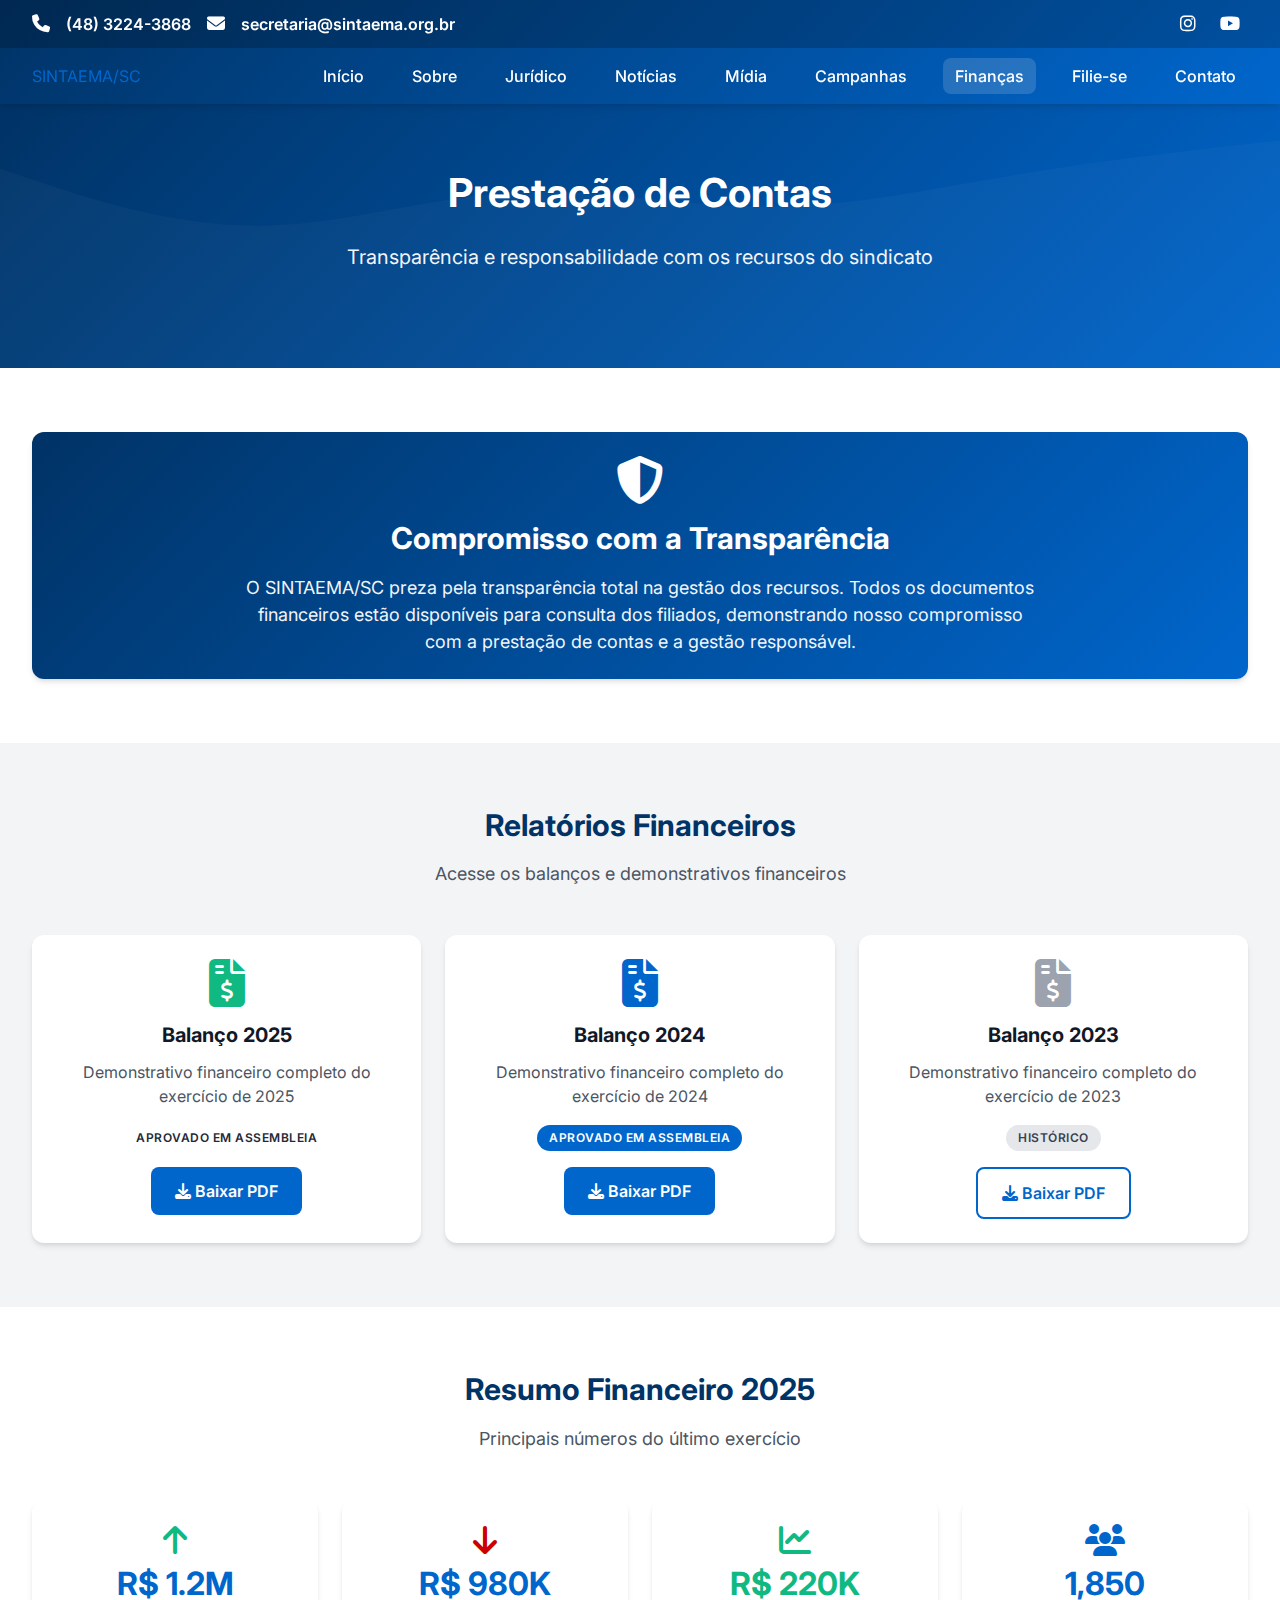
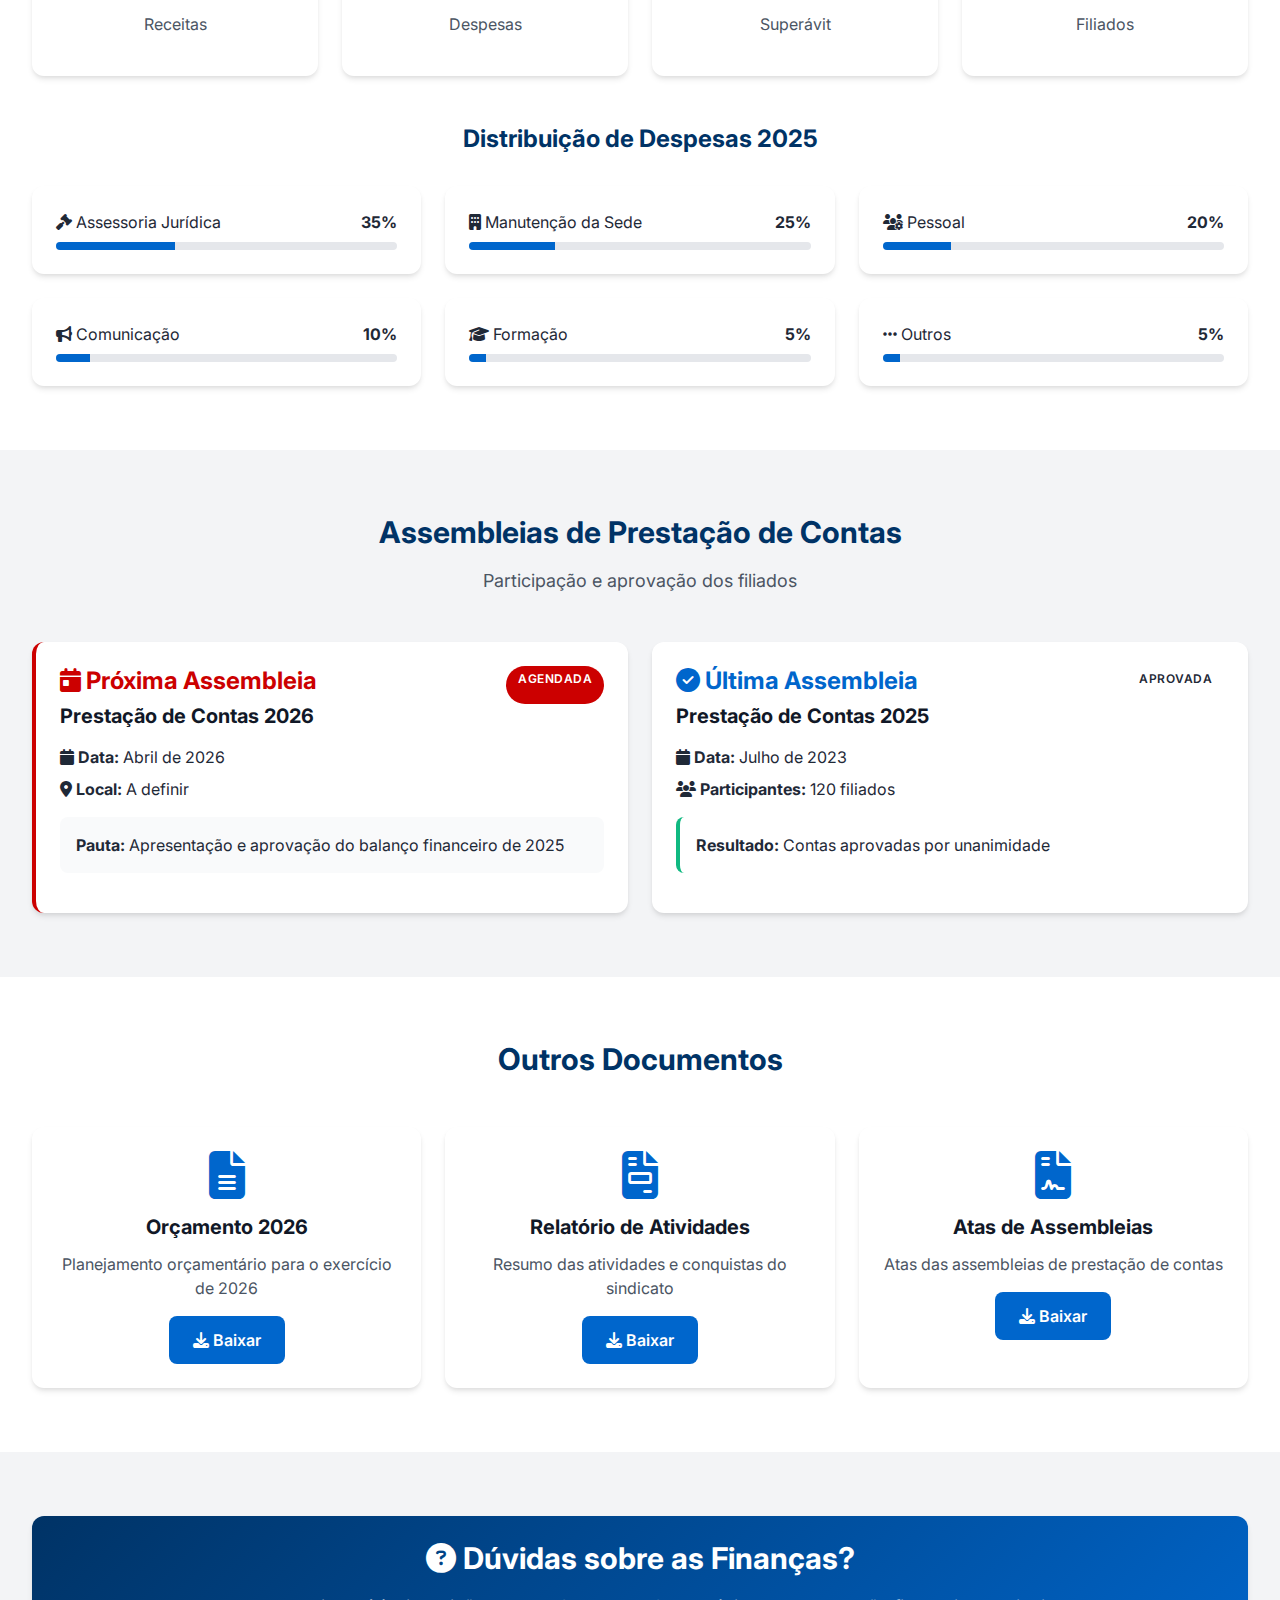
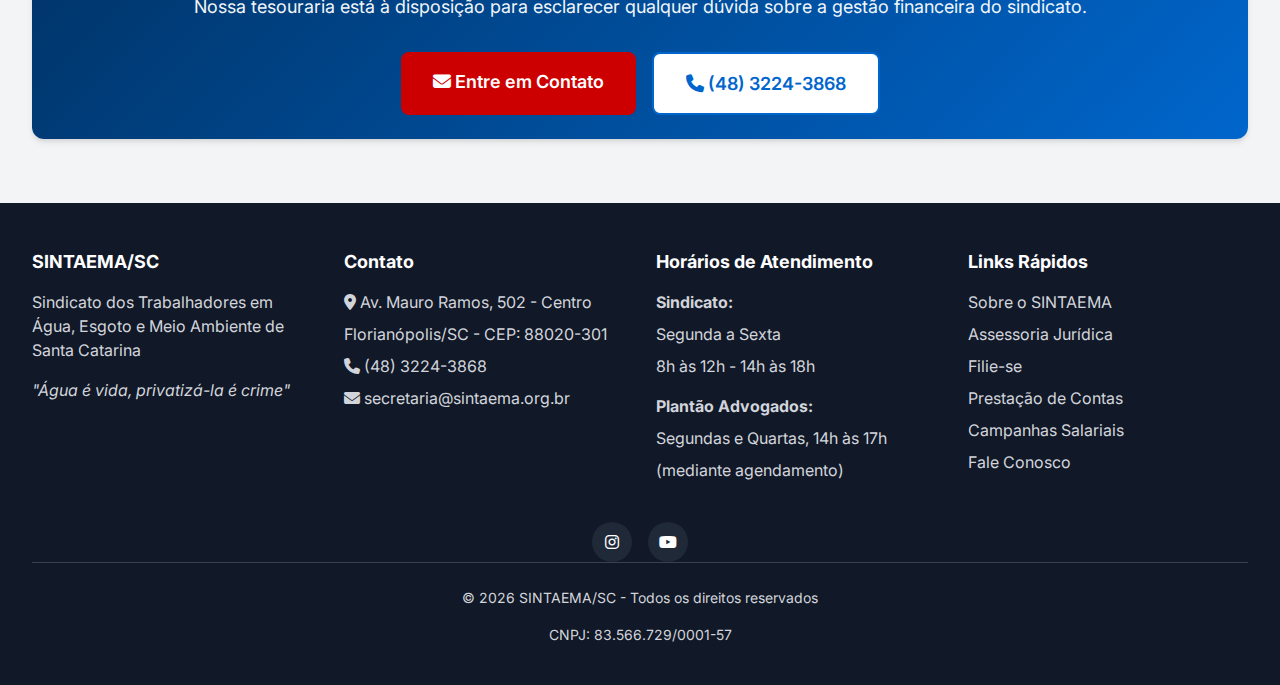
<file: financas.html>
<!DOCTYPE html>
<html lang="pt-BR">

<head>
    <meta charset="UTF-8">
    <meta name="viewport" content="width=device-width, initial-scale=1.0">
    <meta name="description"
        content="Prestação de Contas do SINTAEMA/SC - Transparência e responsabilidade com os recursos do sindicato">
    <title>Finanças - SINTAEMA/SC</title>

    <link rel="preconnect" href="https://fonts.googleapis.com">
    <link rel="preconnect" href="https://fonts.gstatic.com" crossorigin>
    <link
        href="https://fonts.googleapis.com/css2?family=Inter:wght@400;500;600;700&family=Roboto:wght@400;500;700&display=swap"
        rel="stylesheet">
    <link rel="stylesheet" href="https://cdnjs.cloudflare.com/ajax/libs/font-awesome/6.5.1/css/all.min.css">
    <link rel="stylesheet" href="css/styles.css">
</head>

<body>
    <!-- Header -->
    <header class="header">
        <div class="header-top">
            <div class="container">
                <div class="flex justify-between items-center">
                    <div class="flex gap-4 items-center">
                        <a href="tel:+554832243868" class="flex items-center gap-2">
                            <i class="fas fa-phone"></i>
                            <span>(48) 3224-3868</span>
                        </a>
                        <a href="mailto:secretaria@sintaema.org.br" class="flex items-center gap-2">
                            <i class="fas fa-envelope"></i>
                            <span class="hidden-mobile">secretaria@sintaema.org.br</span>
                        </a>
                    </div>
                    <div class="flex gap-4">
                        <a href="https://www.instagram.com/sintaema_sc" target="_blank" rel="noopener"
                            aria-label="Instagram">
                            <i class="fab fa-instagram"></i>
                        </a>
                        <a href="https://www.youtube.com.br/sintaema1" target="_blank" rel="noopener"
                            aria-label="YouTube">
                            <i class="fab fa-youtube"></i>
                        </a>
                    </div>
                </div>
            </div>
        </div>

        <div class="header-main">
            <div class="container">
                <div class="flex justify-between items-center">
                    <div class="logo">
                        <a href="index.html">SINTAEMA/SC</a>
                    </div>

                    <button class="mobile-menu-toggle" id="mobileMenuToggle" aria-label="Menu">
                        <i class="fas fa-bars"></i>
                    </button>

                    <nav>
                        <ul class="nav-menu" id="navMenu">
                            <li><a href="index.html">Início</a></li>
                            <li><a href="sobre.html">Sobre</a></li>
                            <li><a href="juridico.html">Jurídico</a></li>
                            <li><a href="noticias.html">Notícias</a></li>
                            <li><a href="midia.html">Mídia</a></li>
                            <li><a href="campanhas.html">Campanhas</a></li>
                            <li><a href="financas.html" class="active">Finanças</a></li>
                            <li><a href="filiacao.html">Filie-se</a></li>
                            <li><a href="contato.html">Contato</a></li>
                        </ul>
                    </nav>
                </div>
            </div>
        </div>
    </header>

    <!-- Page Header -->
    <section class="hero" style="padding: 4rem 0;">
        <div class="hero-content">
            <div class="container">
                <h1 class="hero-title" style="font-size: 2.5rem;">Prestação de Contas</h1>
                <p class="hero-subtitle">Transparência e responsabilidade com os recursos do sindicato</p>
            </div>
        </div>
    </section>

    <!-- Transparency Message -->
    <section class="section section-bg-white">
        <div class="container">
            <div class="card"
                style="background: linear-gradient(135deg, var(--color-primary-dark), var(--color-primary)); color: white;">
                <div class="card-content text-center">
                    <i class="fas fa-shield-alt" style="font-size: 3rem; margin-bottom: 1rem;"></i>
                    <h2 style="color: white; margin-bottom: 1rem;">Compromisso com a Transparência</h2>
                    <p style="font-size: 1.125rem; opacity: 0.95; max-width: 800px; margin: 0 auto;">
                        O SINTAEMA/SC preza pela transparência total na gestão dos recursos. Todos os documentos
                        financeiros estão disponíveis para consulta dos filiados, demonstrando nosso compromisso
                        com a prestação de contas e a gestão responsável.
                    </p>
                </div>
            </div>
        </div>
    </section>

    <!-- Financial Reports Section -->
    <section class="section section-bg-gray">
        <div class="container">
            <div class="section-header">
                <h2 class="section-title">Relatórios Financeiros</h2>
                <p class="section-subtitle">Acesse os balanços e demonstrativos financeiros</p>
            </div>

            <div class="grid grid-cols-3">
                <!-- Report 2025 -->
                <div class="card">
                    <div class="card-content text-center">
                        <i class="fas fa-file-invoice-dollar"
                            style="font-size: 3rem; color: var(--color-success); margin-bottom: 1rem;"></i>
                        <h3 class="card-title">Balanço 2025</h3>
                        <p class="card-text">Demonstrativo financeiro completo do exercício de 2025</p>
                        <span class="badge badge-success" style="margin-bottom: 1rem;">Aprovado em Assembleia</span>
                        <br>
                        <a href="documents/balanco-2025.pdf" class="btn btn-primary" download>
                            <i class="fas fa-download"></i> Baixar PDF
                        </a>
                    </div>
                </div>

                <!-- Report 2024 -->
                <div class="card">
                    <div class="card-content text-center">
                        <i class="fas fa-file-invoice-dollar"
                            style="font-size: 3rem; color: var(--color-primary); margin-bottom: 1rem;"></i>
                        <h3 class="card-title">Balanço 2024</h3>
                        <p class="card-text">Demonstrativo financeiro completo do exercício de 2024</p>
                        <span class="badge badge-primary" style="margin-bottom: 1rem;">Aprovado em Assembleia</span>
                        <br>
                        <a href="documents/balanco-2024.pdf" class="btn btn-primary" download>
                            <i class="fas fa-download"></i> Baixar PDF
                        </a>
                    </div>
                </div>

                <!-- Report 2023 -->
                <div class="card">
                    <div class="card-content text-center">
                        <i class="fas fa-file-invoice-dollar"
                            style="font-size: 3rem; color: var(--color-gray-400); margin-bottom: 1rem;"></i>
                        <h3 class="card-title">Balanço 2023</h3>
                        <p class="card-text">Demonstrativo financeiro completo do exercício de 2023</p>
                        <span class="badge badge-gray" style="margin-bottom: 1rem;">Histórico</span>
                        <br>
                        <a href="documents/balanco-2023.pdf" class="btn btn-secondary" download>
                            <i class="fas fa-download"></i> Baixar PDF
                        </a>
                    </div>
                </div>
            </div>
        </div>
    </section>

    <!-- Financial Summary Section -->
    <section class="section section-bg-white">
        <div class="container">
            <div class="section-header">
                <h2 class="section-title">Resumo Financeiro 2025</h2>
                <p class="section-subtitle">Principais números do último exercício</p>
            </div>

            <div class="grid grid-cols-4">
                <!-- Metric 1 -->
                <div class="card text-center">
                    <div class="card-content">
                        <i class="fas fa-arrow-up"
                            style="font-size: 2rem; color: var(--color-success); margin-bottom: 0.5rem;"></i>
                        <h3 style="font-size: 2rem; color: var(--color-primary); margin-bottom: 0.5rem;">R$ 1.2M</h3>
                        <p style="color: var(--color-gray-600);">Receitas</p>
                    </div>
                </div>

                <!-- Metric 2 -->
                <div class="card text-center">
                    <div class="card-content">
                        <i class="fas fa-arrow-down"
                            style="font-size: 2rem; color: var(--color-accent); margin-bottom: 0.5rem;"></i>
                        <h3 style="font-size: 2rem; color: var(--color-primary); margin-bottom: 0.5rem;">R$ 980K</h3>
                        <p style="color: var(--color-gray-600);">Despesas</p>
                    </div>
                </div>

                <!-- Metric 3 -->
                <div class="card text-center">
                    <div class="card-content">
                        <i class="fas fa-chart-line"
                            style="font-size: 2rem; color: var(--color-success); margin-bottom: 0.5rem;"></i>
                        <h3 style="font-size: 2rem; color: var(--color-success); margin-bottom: 0.5rem;">R$ 220K</h3>
                        <p style="color: var(--color-gray-600);">Superávit</p>
                    </div>
                </div>

                <!-- Metric 4 -->
                <div class="card text-center">
                    <div class="card-content">
                        <i class="fas fa-users"
                            style="font-size: 2rem; color: var(--color-primary); margin-bottom: 0.5rem;"></i>
                        <h3 style="font-size: 2rem; color: var(--color-primary); margin-bottom: 0.5rem;">1,850</h3>
                        <p style="color: var(--color-gray-600);">Filiados</p>
                    </div>
                </div>
            </div>

            <!-- Expense Breakdown -->
            <div style="margin-top: 3rem;">
                <h3 style="text-align: center; margin-bottom: 2rem; color: var(--color-primary-dark);">
                    Distribuição de Despesas 2025
                </h3>
                <div class="grid grid-cols-3">
                    <div class="card">
                        <div class="card-content">
                            <div class="flex justify-between items-center" style="margin-bottom: 0.5rem;">
                                <span><i class="fas fa-gavel"></i> Assessoria Jurídica</span>
                                <strong>35%</strong>
                            </div>
                            <div
                                style="background: var(--color-gray-200); height: 8px; border-radius: 4px; overflow: hidden;">
                                <div style="background: var(--color-primary); width: 35%; height: 100%;"></div>
                            </div>
                        </div>
                    </div>

                    <div class="card">
                        <div class="card-content">
                            <div class="flex justify-between items-center" style="margin-bottom: 0.5rem;">
                                <span><i class="fas fa-building"></i> Manutenção da Sede</span>
                                <strong>25%</strong>
                            </div>
                            <div
                                style="background: var(--color-gray-200); height: 8px; border-radius: 4px; overflow: hidden;">
                                <div style="background: var(--color-primary); width: 25%; height: 100%;"></div>
                            </div>
                        </div>
                    </div>

                    <div class="card">
                        <div class="card-content">
                            <div class="flex justify-between items-center" style="margin-bottom: 0.5rem;">
                                <span><i class="fas fa-users-cog"></i> Pessoal</span>
                                <strong>20%</strong>
                            </div>
                            <div
                                style="background: var(--color-gray-200); height: 8px; border-radius: 4px; overflow: hidden;">
                                <div style="background: var(--color-primary); width: 20%; height: 100%;"></div>
                            </div>
                        </div>
                    </div>

                    <div class="card">
                        <div class="card-content">
                            <div class="flex justify-between items-center" style="margin-bottom: 0.5rem;">
                                <span><i class="fas fa-bullhorn"></i> Comunicação</span>
                                <strong>10%</strong>
                            </div>
                            <div
                                style="background: var(--color-gray-200); height: 8px; border-radius: 4px; overflow: hidden;">
                                <div style="background: var(--color-primary); width: 10%; height: 100%;"></div>
                            </div>
                        </div>
                    </div>

                    <div class="card">
                        <div class="card-content">
                            <div class="flex justify-between items-center" style="margin-bottom: 0.5rem;">
                                <span><i class="fas fa-graduation-cap"></i> Formação</span>
                                <strong>5%</strong>
                            </div>
                            <div
                                style="background: var(--color-gray-200); height: 8px; border-radius: 4px; overflow: hidden;">
                                <div style="background: var(--color-primary); width: 5%; height: 100%;"></div>
                            </div>
                        </div>
                    </div>

                    <div class="card">
                        <div class="card-content">
                            <div class="flex justify-between items-center" style="margin-bottom: 0.5rem;">
                                <span><i class="fas fa-ellipsis-h"></i> Outros</span>
                                <strong>5%</strong>
                            </div>
                            <div
                                style="background: var(--color-gray-200); height: 8px; border-radius: 4px; overflow: hidden;">
                                <div style="background: var(--color-primary); width: 5%; height: 100%;"></div>
                            </div>
                        </div>
                    </div>
                </div>
            </div>
        </div>
    </section>

    <!-- Assemblies Section -->
    <section class="section section-bg-gray">
        <div class="container">
            <div class="section-header">
                <h2 class="section-title">Assembleias de Prestação de Contas</h2>
                <p class="section-subtitle">Participação e aprovação dos filiados</p>
            </div>

            <div class="grid grid-cols-2">
                <!-- Next Assembly -->
                <div class="card" style="border-left: 4px solid var(--color-accent);">
                    <div class="card-content">
                        <div class="flex justify-between items-start gap-2">
                            <h3 style="color: var(--color-accent); margin-bottom: 0.5rem;">
                                <i class="fas fa-calendar-day"></i> Próxima Assembleia
                            </h3>
                            <span class="badge badge-accent">Agendada</span>
                        </div>
                        <h4 style="font-size: 1.25rem; margin-bottom: 1rem;">Prestação de Contas 2026</h4>
                        <ul style="list-style: none; padding-left: 0;">
                            <li style="margin-bottom: 0.5rem;">
                                <i class="fas fa-calendar"></i> <strong>Data:</strong> Abril de 2026
                            </li>
                            <li style="margin-bottom: 0.5rem;">
                                <i class="fas fa-map-marker-alt"></i> <strong>Local:</strong> A definir
                            </li>
                        </ul>
                        <p
                            style="margin-top: 1rem; padding: 1rem; background: var(--color-gray-50); border-radius: 0.5rem;">
                            <strong>Pauta:</strong> Apresentação e aprovação do balanço financeiro de 2025
                        </p>
                    </div>
                </div>

                <!-- Past Assembly -->
                <div class="card">
                    <div class="card-content">
                        <div class="flex justify-between items-start gap-2">
                            <h3 style="color: var(--color-primary); margin-bottom: 0.5rem;">
                                <i class="fas fa-check-circle"></i> Última Assembleia
                            </h3>
                            <span class="badge badge-success">Aprovada</span>
                        </div>
                        <h4 style="font-size: 1.25rem; margin-bottom: 1rem;">Prestação de Contas 2025</h4>
                        <ul style="list-style: none; padding-left: 0;">
                            <li style="margin-bottom: 0.5rem;">
                                <i class="fas fa-calendar"></i> <strong>Data:</strong> Julho de 2023
                            </li>
                            <li style="margin-bottom: 0.5rem;">
                                <i class="fas fa-users"></i> <strong>Participantes:</strong> 120 filiados
                            </li>
                        </ul>
                        <p
                            style="margin-top: 1rem; padding: 1rem; background: var(--color-success-light); border-radius: 0.5rem; border-left: 4px solid var(--color-success);">
                            <strong>Resultado:</strong> Contas aprovadas por unanimidade
                        </p>
                    </div>
                </div>
            </div>
        </div>
    </section>

    <!-- Documents Section -->
    <section class="section section-bg-white">
        <div class="container">
            <div class="section-header">
                <h2 class="section-title">Outros Documentos</h2>
            </div>

            <div class="grid grid-cols-3">
                <!-- Document 1 -->
                <div class="card">
                    <div class="card-content text-center">
                        <i class="fas fa-file-alt"
                            style="font-size: 3rem; color: var(--color-primary); margin-bottom: 1rem;"></i>
                        <h3 class="card-title">Orçamento 2026</h3>
                        <p class="card-text">Planejamento orçamentário para o exercício de 2026</p>
                        <a href="documents/orcamento-2026.pdf" class="btn btn-primary" download>
                            <i class="fas fa-download"></i> Baixar
                        </a>
                    </div>
                </div>

                <!-- Document 2 -->
                <div class="card">
                    <div class="card-content text-center">
                        <i class="fas fa-file-invoice"
                            style="font-size: 3rem; color: var(--color-primary); margin-bottom: 1rem;"></i>
                        <h3 class="card-title">Relatório de Atividades</h3>
                        <p class="card-text">Resumo das atividades e conquistas do sindicato</p>
                        <a href="documents/relatorio-atividades.pdf" class="btn btn-primary" download>
                            <i class="fas fa-download"></i> Baixar
                        </a>
                    </div>
                </div>

                <!-- Document 3 -->
                <div class="card">
                    <div class="card-content text-center">
                        <i class="fas fa-file-contract"
                            style="font-size: 3rem; color: var(--color-primary); margin-bottom: 1rem;"></i>
                        <h3 class="card-title">Atas de Assembleias</h3>
                        <p class="card-text">Atas das assembleias de prestação de contas</p>
                        <a href="documents/atas-assembleias.pdf" class="btn btn-primary" download>
                            <i class="fas fa-download"></i> Baixar
                        </a>
                    </div>
                </div>
            </div>
        </div>
    </section>

    <!-- Contact Section -->
    <section class="section section-bg-gray">
        <div class="container">
            <div class="card"
                style="background: linear-gradient(135deg, var(--color-primary-dark), var(--color-primary)); color: white;">
                <div class="card-content text-center">
                    <h2 style="color: white; margin-bottom: 1rem;">
                        <i class="fas fa-question-circle"></i> Dúvidas sobre as Finanças?
                    </h2>
                    <p style="font-size: 1.125rem; margin-bottom: 2rem; opacity: 0.95;">
                        Nossa tesouraria está à disposição para esclarecer qualquer dúvida sobre a gestão financeira do
                        sindicato.
                    </p>
                    <div class="flex gap-4 justify-center">
                        <a href="contato.html" class="btn btn-accent btn-lg">
                            <i class="fas fa-envelope"></i> Entre em Contato
                        </a>
                        <a href="tel:+554832243868" class="btn btn-secondary btn-lg">
                            <i class="fas fa-phone"></i> (48) 3224-3868
                        </a>
                    </div>
                </div>
            </div>
        </div>
    </section>

    <!-- Footer -->
    <footer class="footer">
        <div class="container">
            <div class="footer-content">
                <div class="footer-section">
                    <h3>SINTAEMA/SC</h3>
                    <p>Sindicato dos Trabalhadores em Água, Esgoto e Meio Ambiente de Santa Catarina</p>
                    <p style="margin-top: 1rem; font-style: italic;">"Água é vida, privatizá-la é crime"</p>
                </div>

                <div class="footer-section">
                    <h3>Contato</h3>
                    <ul>
                        <li><i class="fas fa-map-marker-alt"></i> Av. Mauro Ramos, 502 - Centro</li>
                        <li>Florianópolis/SC - CEP: 88020-301</li>
                        <li><i class="fas fa-phone"></i> (48) 3224-3868</li>
                        <li><i class="fas fa-envelope"></i> secretaria@sintaema.org.br</li>
                    </ul>
                </div>

                <div class="footer-section">
                    <h3>Horários de Atendimento</h3>
                    <ul>
                        <li><strong>Sindicato:</strong></li>
                        <li>Segunda a Sexta</li>
                        <li>8h às 12h - 14h às 18h</li>
                        <li style="margin-top: 1rem;"><strong>Plantão Advogados:</strong></li>
                        <li>Segundas e Quartas, 14h às 17h</li>
                        <li>(mediante agendamento)</li>
                    </ul>
                </div>

                <div class="footer-section">
                    <h3>Links Rápidos</h3>
                    <ul>
                        <li><a href="sobre.html">Sobre o SINTAEMA</a></li>
                        <li><a href="juridico.html">Assessoria Jurídica</a></li>
                        <li><a href="filiacao.html">Filie-se</a></li>
                        <li><a href="financas.html">Prestação de Contas</a></li>
                        <li><a href="campanhas.html">Campanhas Salariais</a></li>
                        <li><a href="contato.html">Fale Conosco</a></li>
                    </ul>
                </div>
            </div>

            <div class="social-links">
                <a href="https://www.instagram.com/sintaema_sc" target="_blank" rel="noopener" class="social-link"
                    aria-label="Instagram">
                    <i class="fab fa-instagram"></i>
                </a>
                <a href="https://www.youtube.com.br/sintaema1" target="_blank" rel="noopener" class="social-link"
                    aria-label="YouTube">
                    <i class="fab fa-youtube"></i>
                </a>
            </div>

            <div class="footer-bottom">
                <p>&copy; 2026 SINTAEMA/SC - Todos os direitos reservados</p>
                <p>CNPJ: 83.566.729/0001-57</p>
            </div>
        </div>
    </footer>

    <script src="js/main.js"></script>
</body>

</html>
</file>
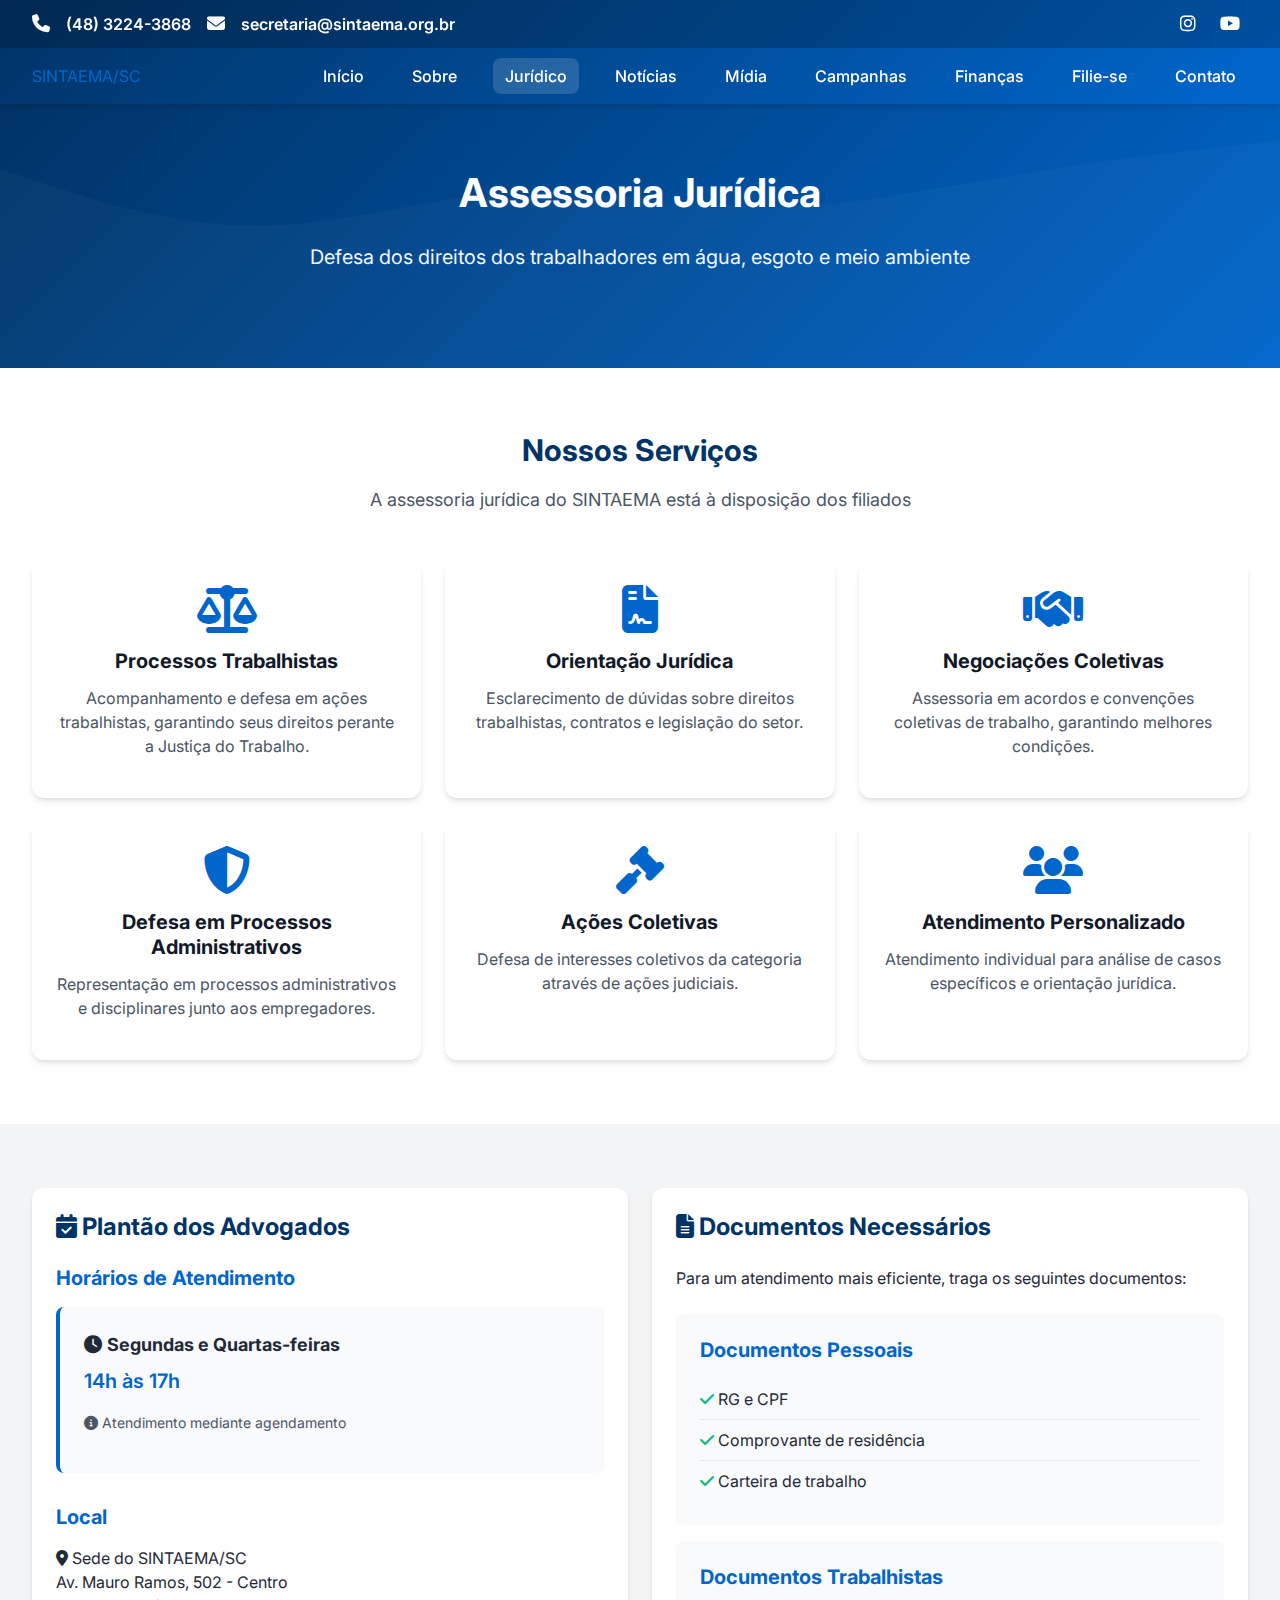
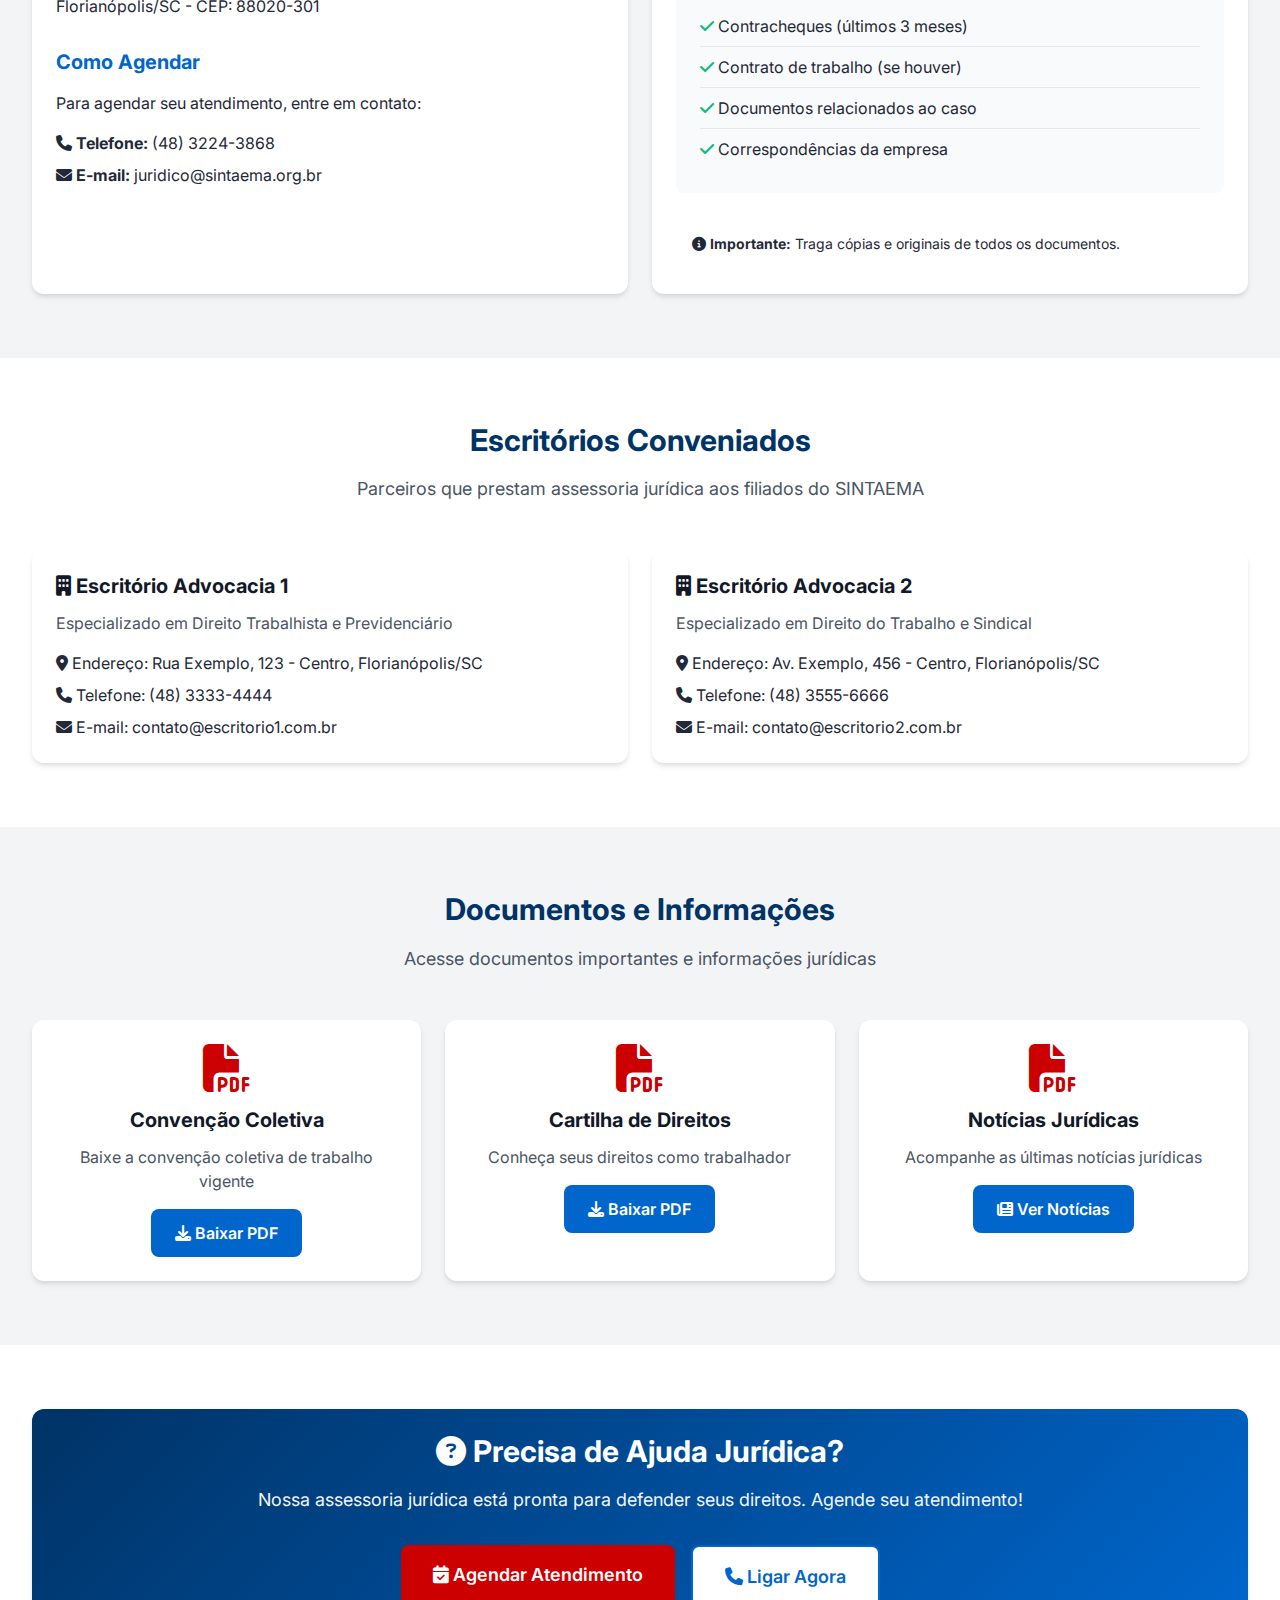
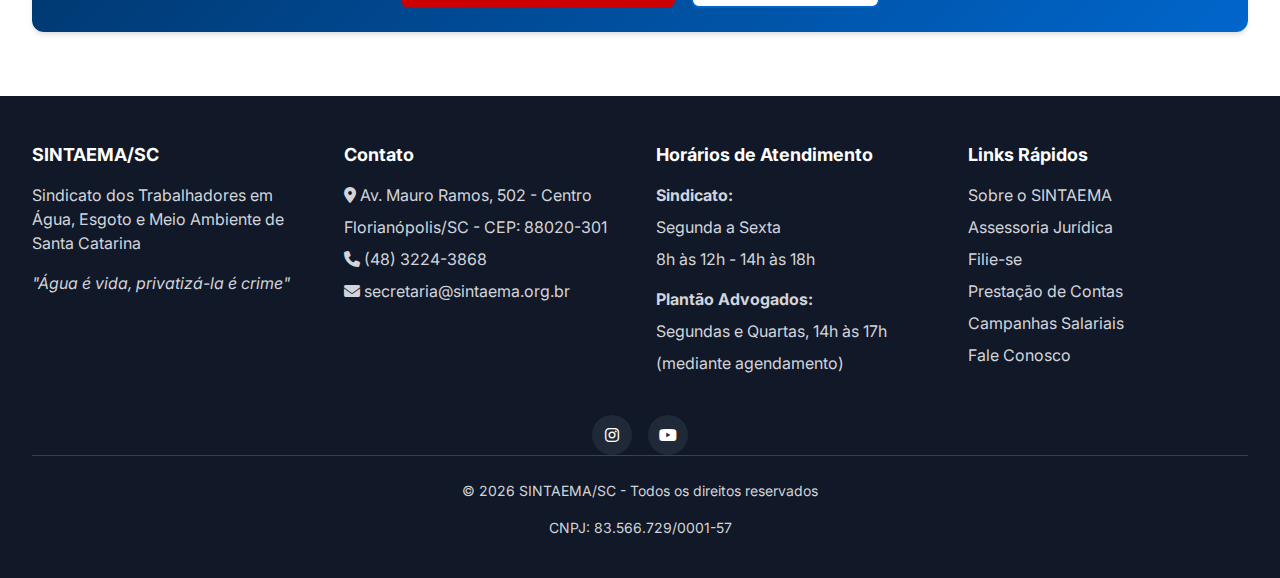
<file: juridico.html>
<!DOCTYPE html>
<html lang="pt-BR">

<head>
    <meta charset="UTF-8">
    <meta name="viewport" content="width=device-width, initial-scale=1.0">
    <meta name="description" content="Assessoria Jurídica do SINTAEMA/SC - Defesa dos direitos dos trabalhadores">
    <title>Assessoria Jurídica - SINTAEMA/SC</title>

    <link rel="preconnect" href="https://fonts.googleapis.com">
    <link rel="preconnect" href="https://fonts.gstatic.com" crossorigin>
    <link
        href="https://fonts.googleapis.com/css2?family=Inter:wght@400;500;600;700&family=Roboto:wght@400;500;700&display=swap"
        rel="stylesheet">
    <link rel="stylesheet" href="https://cdnjs.cloudflare.com/ajax/libs/font-awesome/6.5.1/css/all.min.css">
    <link rel="stylesheet" href="css/styles.css">
</head>

<body>
    <!-- Header -->
    <header class="header">
        <div class="header-top">
            <div class="container">
                <div class="flex justify-between items-center">
                    <div class="flex gap-4 items-center">
                        <a href="tel:+554832243868" class="flex items-center gap-2">
                            <i class="fas fa-phone"></i>
                            <span>(48) 3224-3868</span>
                        </a>
                        <a href="mailto:secretaria@sintaema.org.br" class="flex items-center gap-2">
                            <i class="fas fa-envelope"></i>
                            <span class="hidden-mobile">secretaria@sintaema.org.br</span>
                        </a>
                    </div>
                    <div class="flex gap-4">
                        <a href="https://www.instagram.com/sintaema_sc" target="_blank" rel="noopener"
                            aria-label="Instagram">
                            <i class="fab fa-instagram"></i>
                        </a>
                        <a href="https://www.youtube.com.br/sintaema1" target="_blank" rel="noopener"
                            aria-label="YouTube">
                            <i class="fab fa-youtube"></i>
                        </a>
                    </div>
                </div>
            </div>
        </div>

        <div class="header-main">
            <div class="container">
                <div class="flex justify-between items-center">
                    <div class="logo">
                        <a href="index.html">SINTAEMA/SC</a>
                    </div>

                    <button class="mobile-menu-toggle" id="mobileMenuToggle" aria-label="Menu">
                        <i class="fas fa-bars"></i>
                    </button>

                    <nav>
                        <ul class="nav-menu" id="navMenu">
                            <li><a href="index.html">Início</a></li>
                            <li><a href="sobre.html">Sobre</a></li>
                            <li><a href="juridico.html" class="active">Jurídico</a></li>
                            <li><a href="noticias.html">Notícias</a></li>
                            <li><a href="midia.html">Mídia</a></li>
                            <li><a href="campanhas.html">Campanhas</a></li>
                            <li><a href="financas.html">Finanças</a></li>
                            <li><a href="filiacao.html">Filie-se</a></li>
                            <li><a href="contato.html">Contato</a></li>
                        </ul>
                    </nav>
                </div>
            </div>
        </div>
    </header>

    <!-- Page Header -->
    <section class="hero" style="padding: 4rem 0;">
        <div class="hero-content">
            <div class="container">
                <h1 class="hero-title" style="font-size: 2.5rem;">Assessoria Jurídica</h1>
                <p class="hero-subtitle">Defesa dos direitos dos trabalhadores em água, esgoto e meio ambiente</p>
            </div>
        </div>
    </section>

    <!-- Services Section -->
    <section class="section section-bg-white">
        <div class="container">
            <div class="section-header">
                <h2 class="section-title">Nossos Serviços</h2>
                <p class="section-subtitle">A assessoria jurídica do SINTAEMA está à disposição dos filiados</p>
            </div>

            <div class="grid grid-cols-3">
                <!-- Service 1 -->
                <div class="card">
                    <div class="card-content text-center">
                        <i class="fas fa-balance-scale"
                            style="font-size: 3rem; color: var(--color-primary); margin-bottom: 1rem;"></i>
                        <h3 class="card-title">Processos Trabalhistas</h3>
                        <p class="card-text">
                            Acompanhamento e defesa em ações trabalhistas, garantindo seus direitos perante a Justiça do
                            Trabalho.
                        </p>
                    </div>
                </div>

                <!-- Service 2 -->
                <div class="card">
                    <div class="card-content text-center">
                        <i class="fas fa-file-contract"
                            style="font-size: 3rem; color: var(--color-primary); margin-bottom: 1rem;"></i>
                        <h3 class="card-title">Orientação Jurídica</h3>
                        <p class="card-text">
                            Esclarecimento de dúvidas sobre direitos trabalhistas, contratos e legislação do setor.
                        </p>
                    </div>
                </div>

                <!-- Service 3 -->
                <div class="card">
                    <div class="card-content text-center">
                        <i class="fas fa-handshake"
                            style="font-size: 3rem; color: var(--color-primary); margin-bottom: 1rem;"></i>
                        <h3 class="card-title">Negociações Coletivas</h3>
                        <p class="card-text">
                            Assessoria em acordos e convenções coletivas de trabalho, garantindo melhores condições.
                        </p>
                    </div>
                </div>

                <!-- Service 4 -->
                <div class="card">
                    <div class="card-content text-center">
                        <i class="fas fa-shield-alt"
                            style="font-size: 3rem; color: var(--color-primary); margin-bottom: 1rem;"></i>
                        <h3 class="card-title">Defesa em Processos Administrativos</h3>
                        <p class="card-text">
                            Representação em processos administrativos e disciplinares junto aos empregadores.
                        </p>
                    </div>
                </div>

                <!-- Service 5 -->
                <div class="card">
                    <div class="card-content text-center">
                        <i class="fas fa-gavel"
                            style="font-size: 3rem; color: var(--color-primary); margin-bottom: 1rem;"></i>
                        <h3 class="card-title">Ações Coletivas</h3>
                        <p class="card-text">
                            Defesa de interesses coletivos da categoria através de ações judiciais.
                        </p>
                    </div>
                </div>

                <!-- Service 6 -->
                <div class="card">
                    <div class="card-content text-center">
                        <i class="fas fa-users"
                            style="font-size: 3rem; color: var(--color-primary); margin-bottom: 1rem;"></i>
                        <h3 class="card-title">Atendimento Personalizado</h3>
                        <p class="card-text">
                            Atendimento individual para análise de casos específicos e orientação jurídica.
                        </p>
                    </div>
                </div>
            </div>
        </div>
    </section>

    <!-- Schedule Section -->
    <section class="section section-bg-gray">
        <div class="container">
            <div class="grid grid-cols-2">
                <!-- Schedule Info -->
                <div class="card">
                    <div class="card-content">
                        <h3 style="margin-bottom: 1.5rem; color: var(--color-primary-dark);">
                            <i class="fas fa-calendar-check"></i> Plantão dos Advogados
                        </h3>

                        <div style="margin-bottom: 2rem;">
                            <h4 style="color: var(--color-primary); margin-bottom: 1rem;">Horários de Atendimento</h4>
                            <div
                                style="background: var(--color-gray-50); padding: 1.5rem; border-radius: 0.5rem; border-left: 4px solid var(--color-primary);">
                                <p style="font-size: 1.125rem; margin-bottom: 0.5rem;">
                                    <i class="fas fa-clock"></i> <strong>Segundas e Quartas-feiras</strong>
                                </p>
                                <p style="font-size: 1.25rem; font-weight: 600; color: var(--color-primary);">
                                    14h às 17h
                                </p>
                                <p style="font-size: 0.875rem; color: var(--color-gray-600); margin-top: 0.5rem;">
                                    <i class="fas fa-info-circle"></i> Atendimento mediante agendamento
                                </p>
                            </div>
                        </div>

                        <div style="margin-bottom: 2rem;">
                            <h4 style="color: var(--color-primary); margin-bottom: 1rem;">Local</h4>
                            <p>
                                <i class="fas fa-map-marker-alt"></i> Sede do SINTAEMA/SC<br>
                                Av. Mauro Ramos, 502 - Centro<br>
                                Florianópolis/SC - CEP: 88020-301
                            </p>
                        </div>

                        <div>
                            <h4 style="color: var(--color-primary); margin-bottom: 1rem;">Como Agendar</h4>
                            <p style="margin-bottom: 1rem;">
                                Para agendar seu atendimento, entre em contato:
                            </p>
                            <ul style="list-style: none; padding-left: 0;">
                                <li style="margin-bottom: 0.5rem;">
                                    <i class="fas fa-phone"></i> <strong>Telefone:</strong> (48) 3224-3868
                                </li>
                                <li>
                                    <i class="fas fa-envelope"></i> <strong>E-mail:</strong> juridico@sintaema.org.br
                                </li>
                            </ul>
                        </div>
                    </div>
                </div>

                <!-- Required Documents -->
                <div class="card">
                    <div class="card-content">
                        <h3 style="margin-bottom: 1.5rem; color: var(--color-primary-dark);">
                            <i class="fas fa-file-alt"></i> Documentos Necessários
                        </h3>

                        <p style="margin-bottom: 1.5rem;">
                            Para um atendimento mais eficiente, traga os seguintes documentos:
                        </p>

                        <div style="background: var(--color-gray-50); padding: 1.5rem; border-radius: 0.5rem;">
                            <h4 style="color: var(--color-primary); margin-bottom: 1rem;">Documentos Pessoais</h4>
                            <ul style="list-style: none; padding-left: 0;">
                                <li style="padding: 0.5rem 0; border-bottom: 1px solid var(--color-gray-200);">
                                    <i class="fas fa-check" style="color: var(--color-success);"></i> RG e CPF
                                </li>
                                <li style="padding: 0.5rem 0; border-bottom: 1px solid var(--color-gray-200);">
                                    <i class="fas fa-check" style="color: var(--color-success);"></i> Comprovante de
                                    residência
                                </li>
                                <li style="padding: 0.5rem 0;">
                                    <i class="fas fa-check" style="color: var(--color-success);"></i> Carteira de
                                    trabalho
                                </li>
                            </ul>
                        </div>

                        <div
                            style="background: var(--color-gray-50); padding: 1.5rem; border-radius: 0.5rem; margin-top: 1rem;">
                            <h4 style="color: var(--color-primary); margin-bottom: 1rem;">Documentos Trabalhistas</h4>
                            <ul style="list-style: none; padding-left: 0;">
                                <li style="padding: 0.5rem 0; border-bottom: 1px solid var(--color-gray-200);">
                                    <i class="fas fa-check" style="color: var(--color-success);"></i> Contracheques
                                    (últimos 3 meses)
                                </li>
                                <li style="padding: 0.5rem 0; border-bottom: 1px solid var(--color-gray-200);">
                                    <i class="fas fa-check" style="color: var(--color-success);"></i> Contrato de
                                    trabalho (se houver)
                                </li>
                                <li style="padding: 0.5rem 0; border-bottom: 1px solid var(--color-gray-200);">
                                    <i class="fas fa-check" style="color: var(--color-success);"></i> Documentos
                                    relacionados ao caso
                                </li>
                                <li style="padding: 0.5rem 0;">
                                    <i class="fas fa-check" style="color: var(--color-success);"></i> Correspondências
                                    da empresa
                                </li>
                            </ul>
                        </div>

                        <div
                            style="margin-top: 1.5rem; padding: 1rem; background: var(--color-primary-light); border-radius: 0.5rem;">
                            <p style="font-size: 0.875rem; margin: 0;">
                                <i class="fas fa-info-circle"></i> <strong>Importante:</strong> Traga cópias e originais
                                de todos os documentos.
                            </p>
                        </div>
                    </div>
                </div>
            </div>
        </div>
    </section>

    <!-- Partner Law Firms Section -->
    <section class="section section-bg-white">
        <div class="container">
            <div class="section-header">
                <h2 class="section-title">Escritórios Conveniados</h2>
                <p class="section-subtitle">Parceiros que prestam assessoria jurídica aos filiados do SINTAEMA</p>
            </div>

            <div class="grid grid-cols-2">
                <!-- Law Firm 1 -->
                <div class="card">
                    <div class="card-content">
                        <h3 class="card-title">
                            <i class="fas fa-building"></i> Escritório Advocacia 1
                        </h3>
                        <p style="color: var(--color-gray-600); margin-bottom: 1rem;">
                            Especializado em Direito Trabalhista e Previdenciário
                        </p>
                        <ul style="list-style: none; padding-left: 0;">
                            <li style="margin-bottom: 0.5rem;">
                                <i class="fas fa-map-marker-alt"></i> Endereço: Rua Exemplo, 123 - Centro,
                                Florianópolis/SC
                            </li>
                            <li style="margin-bottom: 0.5rem;">
                                <i class="fas fa-phone"></i> Telefone: (48) 3333-4444
                            </li>
                            <li>
                                <i class="fas fa-envelope"></i> E-mail: contato@escritorio1.com.br
                            </li>
                        </ul>
                    </div>
                </div>

                <!-- Law Firm 2 -->
                <div class="card">
                    <div class="card-content">
                        <h3 class="card-title">
                            <i class="fas fa-building"></i> Escritório Advocacia 2
                        </h3>
                        <p style="color: var(--color-gray-600); margin-bottom: 1rem;">
                            Especializado em Direito do Trabalho e Sindical
                        </p>
                        <ul style="list-style: none; padding-left: 0;">
                            <li style="margin-bottom: 0.5rem;">
                                <i class="fas fa-map-marker-alt"></i> Endereço: Av. Exemplo, 456 - Centro,
                                Florianópolis/SC
                            </li>
                            <li style="margin-bottom: 0.5rem;">
                                <i class="fas fa-phone"></i> Telefone: (48) 3555-6666
                            </li>
                            <li>
                                <i class="fas fa-envelope"></i> E-mail: contato@escritorio2.com.br
                            </li>
                        </ul>
                    </div>
                </div>
            </div>
        </div>
    </section>

    <!-- Documents Section -->
    <section class="section section-bg-gray">
        <div class="container">
            <div class="section-header">
                <h2 class="section-title">Documentos e Informações</h2>
                <p class="section-subtitle">Acesse documentos importantes e informações jurídicas</p>
            </div>

            <div class="grid grid-cols-3">
                <!-- Document 1 -->
                <div class="card">
                    <div class="card-content text-center">
                        <i class="fas fa-file-pdf"
                            style="font-size: 3rem; color: var(--color-accent); margin-bottom: 1rem;"></i>
                        <h3 class="card-title">Convenção Coletiva</h3>
                        <p class="card-text">Baixe a convenção coletiva de trabalho vigente</p>
                        <a href="documents/convencao-coletiva.pdf" class="btn btn-primary" download>
                            <i class="fas fa-download"></i> Baixar PDF
                        </a>
                    </div>
                </div>

                <!-- Document 2 -->
                <div class="card">
                    <div class="card-content text-center">
                        <i class="fas fa-file-pdf"
                            style="font-size: 3rem; color: var(--color-accent); margin-bottom: 1rem;"></i>
                        <h3 class="card-title">Cartilha de Direitos</h3>
                        <p class="card-text">Conheça seus direitos como trabalhador</p>
                        <a href="documents/cartilha-direitos.pdf" class="btn btn-primary" download>
                            <i class="fas fa-download"></i> Baixar PDF
                        </a>
                    </div>
                </div>

                <!-- Document 3 -->
                <div class="card">
                    <div class="card-content text-center">
                        <i class="fas fa-file-pdf"
                            style="font-size: 3rem; color: var(--color-accent); margin-bottom: 1rem;"></i>
                        <h3 class="card-title">Notícias Jurídicas</h3>
                        <p class="card-text">Acompanhe as últimas notícias jurídicas</p>
                        <a href="noticias.html" class="btn btn-primary">
                            <i class="fas fa-newspaper"></i> Ver Notícias
                        </a>
                    </div>
                </div>
            </div>
        </div>
    </section>

    <!-- CTA Section -->
    <section class="section section-bg-white">
        <div class="container">
            <div class="card"
                style="background: linear-gradient(135deg, var(--color-primary-dark), var(--color-primary)); color: white;">
                <div class="card-content text-center">
                    <h2 style="color: white; margin-bottom: 1rem;">
                        <i class="fas fa-question-circle"></i> Precisa de Ajuda Jurídica?
                    </h2>
                    <p style="font-size: 1.125rem; margin-bottom: 2rem; opacity: 0.95;">
                        Nossa assessoria jurídica está pronta para defender seus direitos. Agende seu atendimento!
                    </p>
                    <div class="flex gap-4 justify-center">
                        <a href="contato.html" class="btn btn-accent btn-lg">
                            <i class="fas fa-calendar-check"></i> Agendar Atendimento
                        </a>
                        <a href="tel:+554832243868" class="btn btn-secondary btn-lg">
                            <i class="fas fa-phone"></i> Ligar Agora
                        </a>
                    </div>
                </div>
            </div>
        </div>
    </section>

    <!-- Footer -->
    <footer class="footer">
        <div class="container">
            <div class="footer-content">
                <div class="footer-section">
                    <h3>SINTAEMA/SC</h3>
                    <p>Sindicato dos Trabalhadores em Água, Esgoto e Meio Ambiente de Santa Catarina</p>
                    <p style="margin-top: 1rem; font-style: italic;">"Água é vida, privatizá-la é crime"</p>
                </div>

                <div class="footer-section">
                    <h3>Contato</h3>
                    <ul>
                        <li><i class="fas fa-map-marker-alt"></i> Av. Mauro Ramos, 502 - Centro</li>
                        <li>Florianópolis/SC - CEP: 88020-301</li>
                        <li><i class="fas fa-phone"></i> (48) 3224-3868</li>
                        <li><i class="fas fa-envelope"></i> secretaria@sintaema.org.br</li>
                    </ul>
                </div>

                <div class="footer-section">
                    <h3>Horários de Atendimento</h3>
                    <ul>
                        <li><strong>Sindicato:</strong></li>
                        <li>Segunda a Sexta</li>
                        <li>8h às 12h - 14h às 18h</li>
                        <li style="margin-top: 1rem;"><strong>Plantão Advogados:</strong></li>
                        <li>Segundas e Quartas, 14h às 17h</li>
                        <li>(mediante agendamento)</li>
                    </ul>
                </div>

                <div class="footer-section">
                    <h3>Links Rápidos</h3>
                    <ul>
                        <li><a href="sobre.html">Sobre o SINTAEMA</a></li>
                        <li><a href="juridico.html">Assessoria Jurídica</a></li>
                        <li><a href="filiacao.html">Filie-se</a></li>
                        <li><a href="financas.html">Prestação de Contas</a></li>
                        <li><a href="campanhas.html">Campanhas Salariais</a></li>
                        <li><a href="contato.html">Fale Conosco</a></li>
                    </ul>
                </div>
            </div>

            <div class="social-links">
                <a href="https://www.instagram.com/sintaema_sc" target="_blank" rel="noopener" class="social-link"
                    aria-label="Instagram">
                    <i class="fab fa-instagram"></i>
                </a>
                <a href="https://www.youtube.com.br/sintaema1" target="_blank" rel="noopener" class="social-link"
                    aria-label="YouTube">
                    <i class="fab fa-youtube"></i>
                </a>
            </div>

            <div class="footer-bottom">
                <p>&copy; 2026 SINTAEMA/SC - Todos os direitos reservados</p>
                <p>CNPJ: 83.566.729/0001-57</p>
            </div>
        </div>
    </footer>

    <script src="js/main.js"></script>
</body>

</html>
</file>
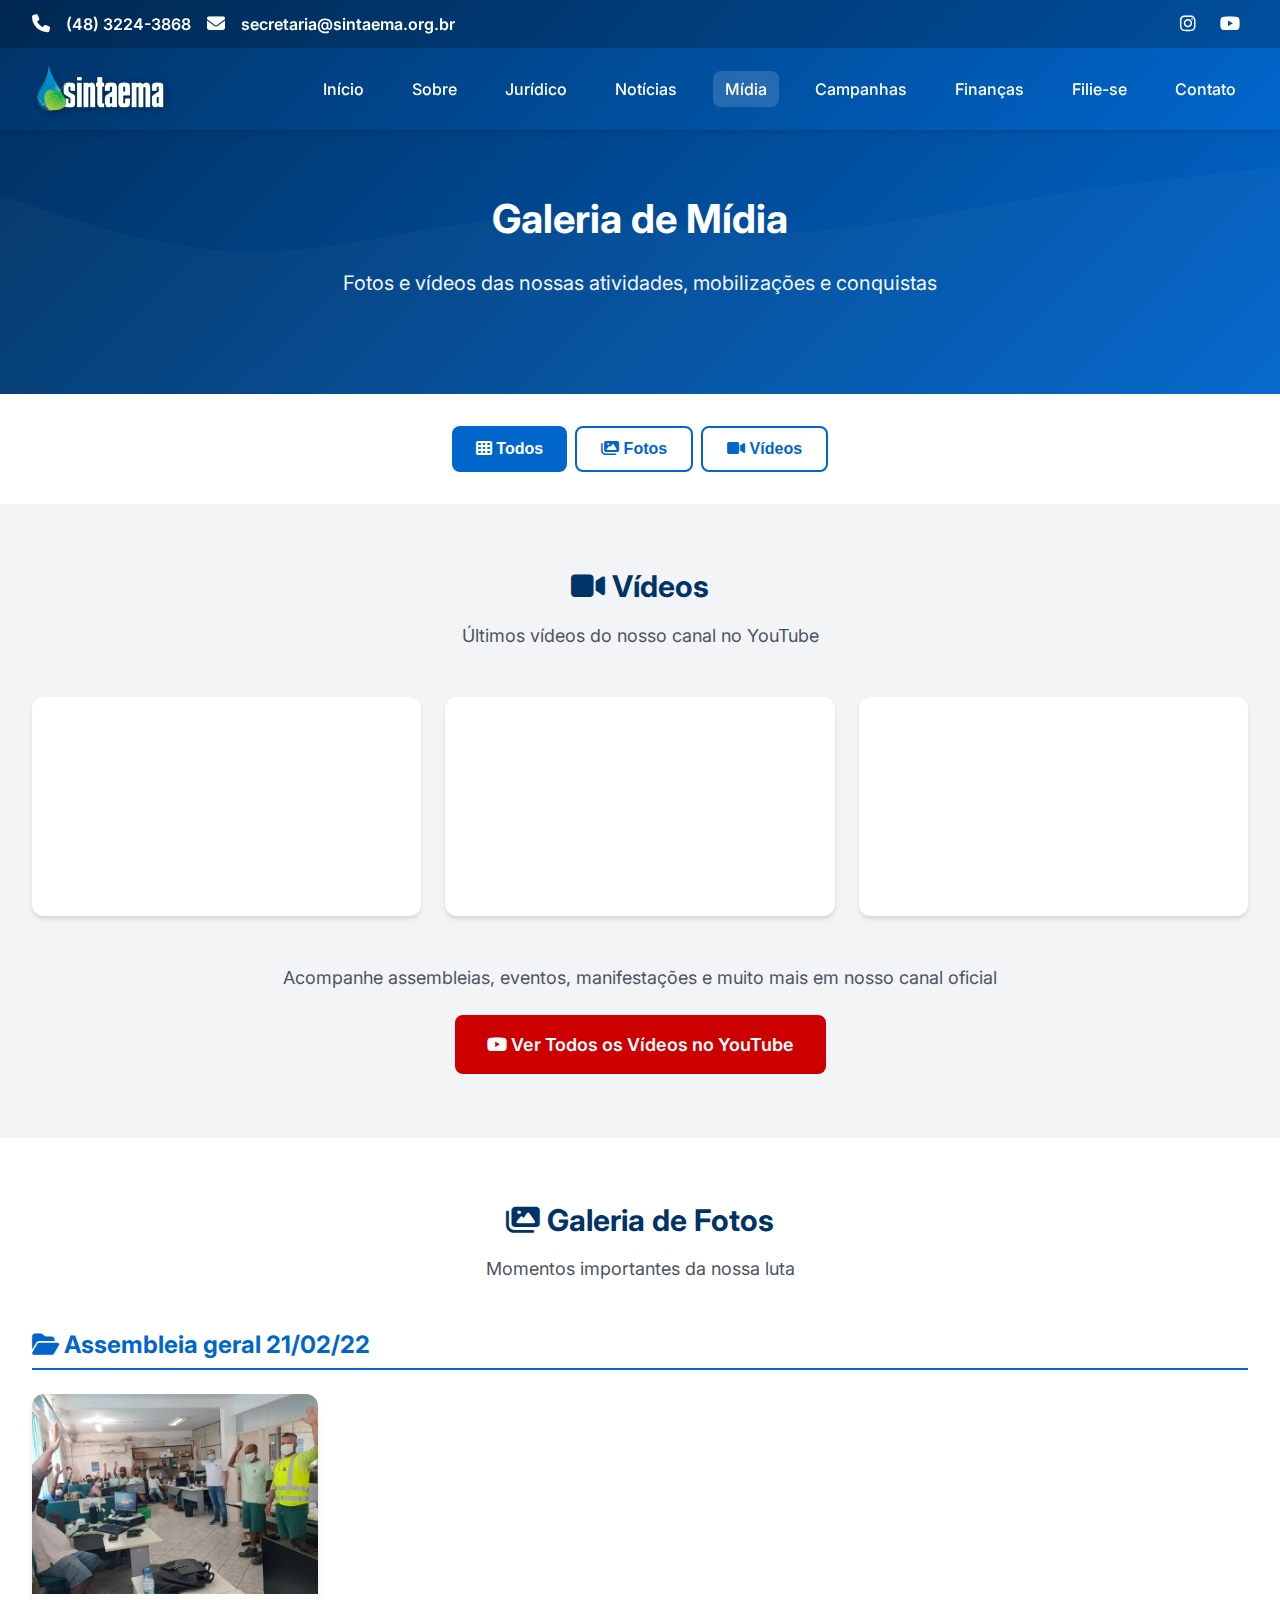
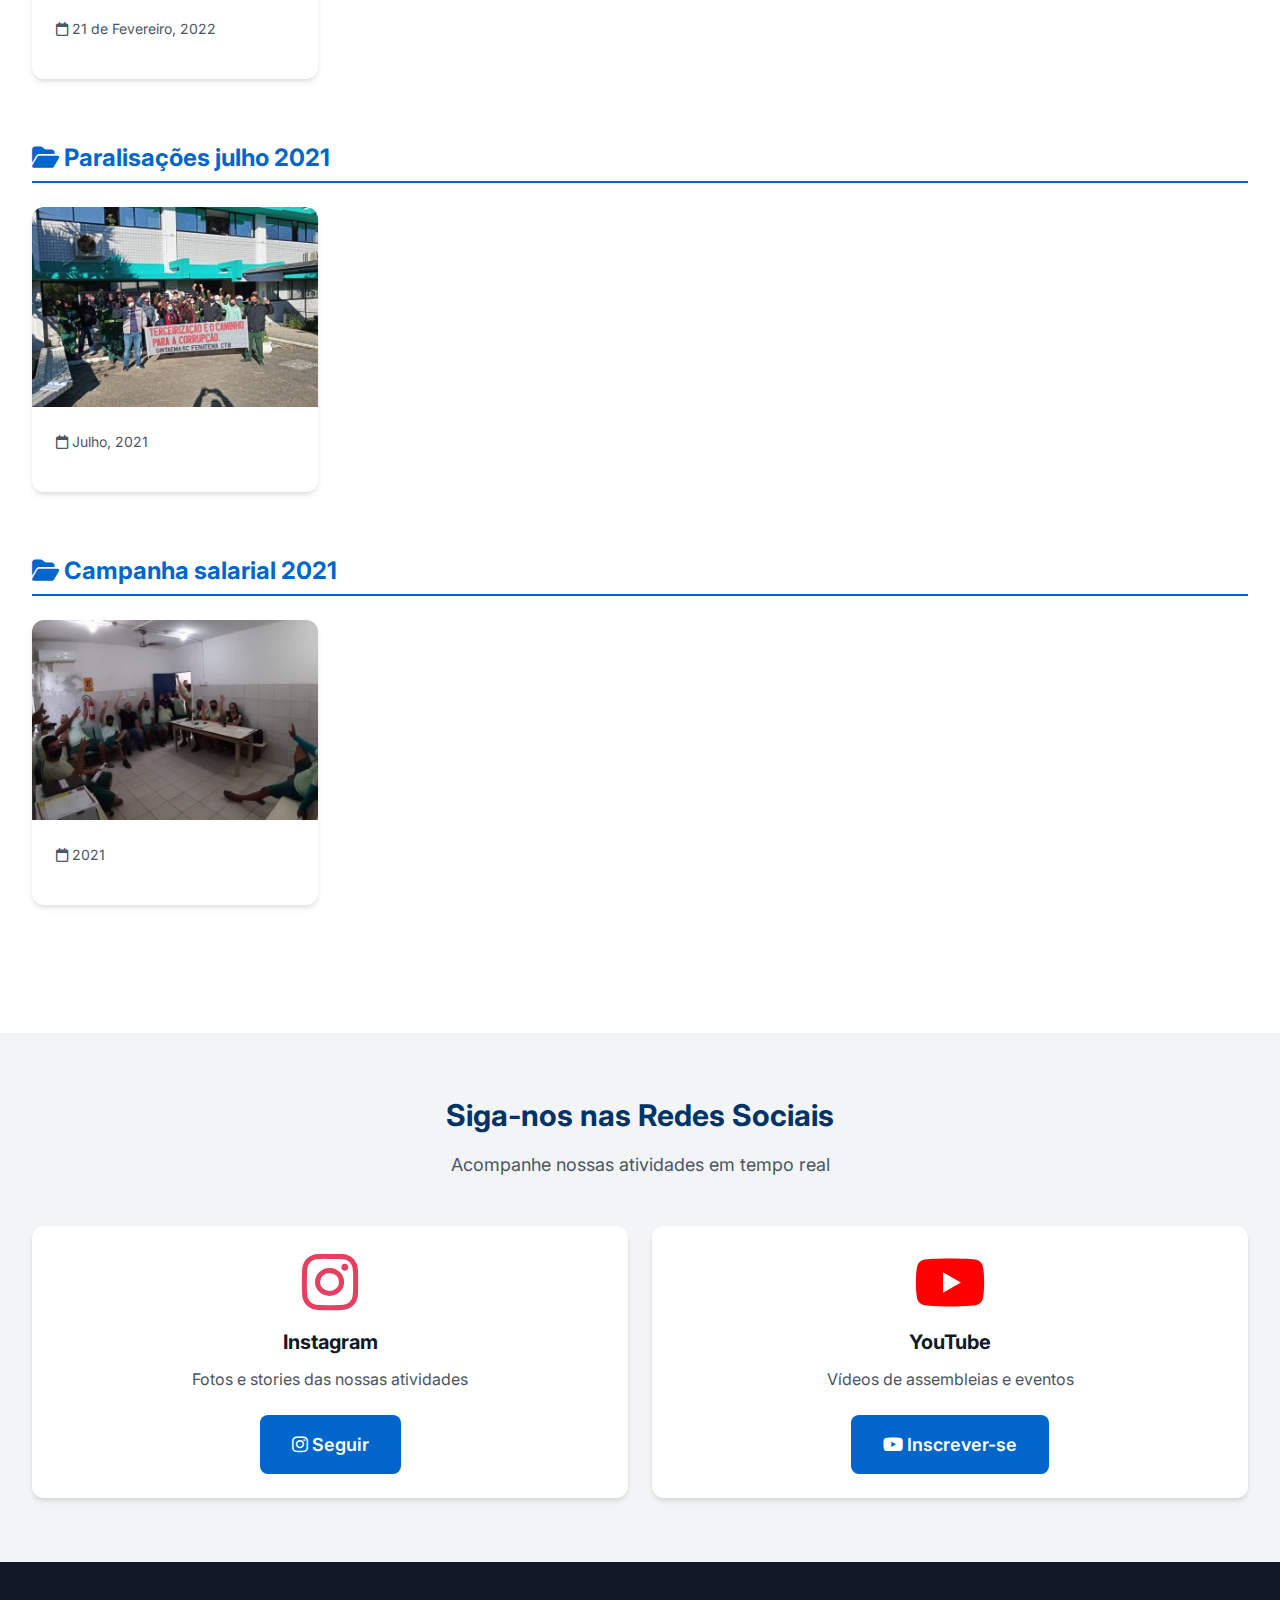
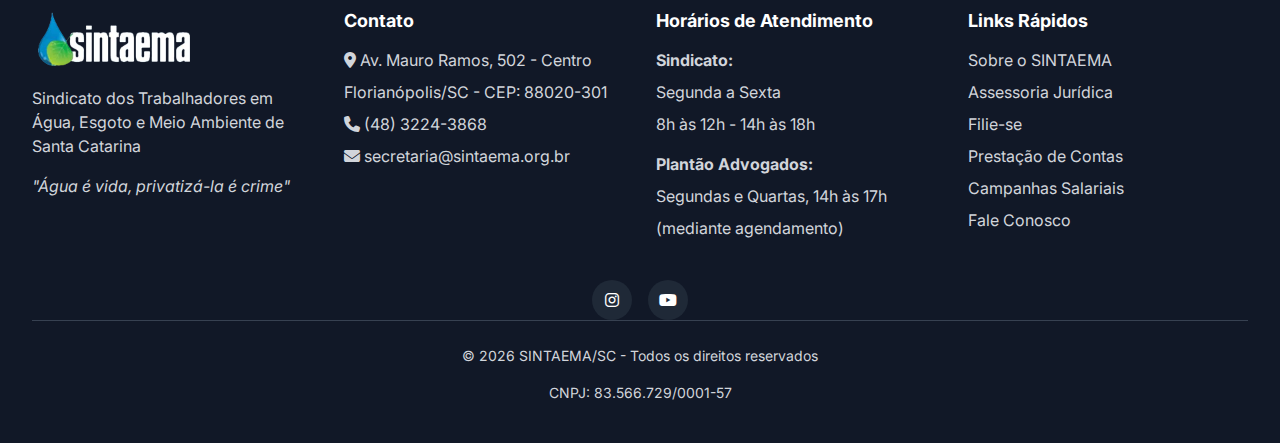
<file: midia.html>
<!DOCTYPE html>
<html lang="pt-BR">

<head>
    <meta charset="UTF-8">
    <meta name="viewport" content="width=device-width, initial-scale=1.0">
    <meta name="description"
        content="Galeria de Fotos e Vídeos do SINTAEMA/SC - Acompanhe nossas atividades e mobilizações">
    <title>Mídia - SINTAEMA/SC</title>

    <link rel="preconnect" href="https://fonts.googleapis.com">
    <link rel="preconnect" href="https://fonts.gstatic.com" crossorigin>
    <link
        href="https://fonts.googleapis.com/css2?family=Inter:wght@400;500;600;700&family=Roboto:wght@400;500;700&display=swap"
        rel="stylesheet">
    <link rel="stylesheet" href="https://cdnjs.cloudflare.com/ajax/libs/font-awesome/6.5.1/css/all.min.css">
    <link rel="stylesheet" href="css/styles.css">
</head>

<body>
    <!-- Header -->
    <header class="header">
        <div class="header-top">
            <div class="container">
                <div class="flex justify-between items-center">
                    <div class="flex gap-4 items-center">
                        <a href="tel:+554832243868" class="flex items-center gap-2">
                            <i class="fas fa-phone"></i>
                            <span>(48) 3224-3868</span>
                        </a>
                        <a href="mailto:secretaria@sintaema.org.br" class="flex items-center gap-2">
                            <i class="fas fa-envelope"></i>
                            <span class="hidden-mobile">secretaria@sintaema.org.br</span>
                        </a>
                    </div>
                    <div class="flex gap-4">
                        <a href="https://www.instagram.com/sintaema_sc" target="_blank" rel="noopener"
                            aria-label="Instagram">
                            <i class="fab fa-instagram"></i>
                        </a>
                        <a href="https://www.youtube.com.br/sintaema1" target="_blank" rel="noopener"
                            aria-label="YouTube">
                            <i class="fab fa-youtube"></i>
                        </a>
                    </div>
                </div>
            </div>
        </div>

        <div class="header-main">
            <div class="container">
                <div class="flex justify-between items-center">
                    <div class="logo">
                        <a href="index.html">
                            <img src="images/logo-sintaema.png"
                                alt="SINTAEMA/SC - Sindicato dos Trabalhadores em Água, Esgoto e Meio Ambiente de Santa Catarina">
                        </a>
                    </div>

                    <button class="mobile-menu-toggle" id="mobileMenuToggle" aria-label="Menu">
                        <i class="fas fa-bars"></i>
                    </button>

                    <nav>
                        <ul class="nav-menu" id="navMenu">
                            <li><a href="index.html">Início</a></li>
                            <li><a href="sobre.html">Sobre</a></li>
                            <li><a href="juridico.html">Jurídico</a></li>
                            <li><a href="noticias.html">Notícias</a></li>
                            <li><a href="midia.html" class="active">Mídia</a></li>
                            <li><a href="campanhas.html">Campanhas</a></li>
                            <li><a href="financas.html">Finanças</a></li>
                            <li><a href="filiacao.html">Filie-se</a></li>
                            <li><a href="contato.html">Contato</a></li>
                        </ul>
                    </nav>
                </div>
            </div>
        </div>
    </header>

    <!-- Page Header -->
    <section class="hero" style="padding: 4rem 0;">
        <div class="hero-content">
            <div class="container">
                <h1 class="hero-title" style="font-size: 2.5rem;">Galeria de Mídia</h1>
                <p class="hero-subtitle">Fotos e vídeos das nossas atividades, mobilizações e conquistas</p>
            </div>
        </div>
    </section>

    <!-- Filter Tabs -->
    <section class="section section-bg-white" style="padding: 2rem 0;">
        <div class="container">
            <div class="flex justify-center gap-2" style="flex-wrap: wrap;">
                <button class="btn btn-primary media-filter active" data-type="all">
                    <i class="fas fa-th"></i> Todos
                </button>
                <button class="btn btn-secondary media-filter" data-type="photos">
                    <i class="fas fa-images"></i> Fotos
                </button>
                <button class="btn btn-secondary media-filter" data-type="videos">
                    <i class="fas fa-video"></i> Vídeos
                </button>
            </div>
        </div>
    </section>

    <!-- Videos Section -->
    <section class="section section-bg-gray media-section" data-type="videos">
        <div class="container">
            <div class="section-header">
                <h2 class="section-title">
                    <i class="fas fa-video"></i> Vídeos
                </h2>
                <p class="section-subtitle">Últimos vídeos do nosso canal no YouTube</p>
            </div>

            <!-- YouTube Videos Grid -->
            <div class="grid grid-cols-3" style="margin-bottom: 3rem;">
                <!-- Video 1 -->
                <div class="card">
                    <div style="position: relative; padding-bottom: 56.25%; height: 0; overflow: hidden;">
                        <iframe style="position: absolute; top: 0; left: 0; width: 100%; height: 100%;"
                            src="https://www.youtube.com/embed/cdtrMhoXDh8" title="Vídeo do SINTAEMA" frameborder="0"
                            allow="accelerometer; autoplay; clipboard-write; encrypted-media; gyroscope; picture-in-picture; web-share"
                            allowfullscreen>
                        </iframe>
                    </div>
                </div>

                <!-- Video 2 -->
                <div class="card">
                    <div style="position: relative; padding-bottom: 56.25%; height: 0; overflow: hidden;">
                        <iframe style="position: absolute; top: 0; left: 0; width: 100%; height: 100%;"
                            src="https://www.youtube.com/embed/uSy8SaoBKOw" title="Vídeo do SINTAEMA" frameborder="0"
                            allow="accelerometer; autoplay; clipboard-write; encrypted-media; gyroscope; picture-in-picture; web-share"
                            allowfullscreen>
                        </iframe>
                    </div>
                </div>

                <!-- Video 3 -->
                <div class="card">
                    <div style="position: relative; padding-bottom: 56.25%; height: 0; overflow: hidden;">
                        <iframe style="position: absolute; top: 0; left: 0; width: 100%; height: 100%;"
                            src="https://www.youtube.com/embed/aChd08wEWDw" title="Vídeo do SINTAEMA" frameborder="0"
                            allow="accelerometer; autoplay; clipboard-write; encrypted-media; gyroscope; picture-in-picture; web-share"
                            allowfullscreen>
                        </iframe>
                    </div>
                </div>
            </div>

            <!-- Call to Action -->
            <div class="text-center">
                <p style="font-size: 1.125rem; color: var(--color-gray-600); margin-bottom: 1.5rem;">
                    Acompanhe assembleias, eventos, manifestações e muito mais em nosso canal oficial
                </p>
                <a href="https://www.youtube.com/@sintaema1" target="_blank" rel="noopener"
                    class="btn btn-accent btn-lg">
                    <i class="fab fa-youtube"></i> Ver Todos os Vídeos no YouTube
                </a>
            </div>
        </div>
    </section>


    <!-- Photos Section -->
    <section class="section section-bg-white media-section" data-type="photos">
        <div class="container">
            <div class="section-header">
                <h2 class="section-title">
                    <i class="fas fa-images"></i> Galeria de Fotos
                </h2>
                <p class="section-subtitle">Momentos importantes da nossa luta</p>
            </div>

            <!-- Photo Album 1: Assembleia Geral -->
            <div style="margin-bottom: 4rem;">
                <h3
                    style="color: var(--color-primary); margin-bottom: 1.5rem; padding-bottom: 0.5rem; border-bottom: 2px solid var(--color-primary);">
                    <i class="fas fa-folder-open"></i> Assembleia geral 21/02/22
                </h3>
                <div class="grid grid-cols-4">
                    <div class="card" style="cursor: pointer;">
                        <img src="images/gallery/Assembleia regional.jpg" alt="Assembleia geral 21/02/22"
                            class="card-image">
                        <div class="card-content">
                            <p style="font-size: 0.875rem; color: var(--color-gray-600);">
                                <i class="far fa-calendar"></i> 21 de Fevereiro, 2022
                            </p>
                        </div>
                    </div>
                </div>
            </div>

            <!-- Photo Album 2: Paralisações -->
            <div style="margin-bottom: 4rem;">
                <h3
                    style="color: var(--color-primary); margin-bottom: 1.5rem; padding-bottom: 0.5rem; border-bottom: 2px solid var(--color-primary);">
                    <i class="fas fa-folder-open"></i> Paralisações julho 2021
                </h3>
                <div class="grid grid-cols-4">
                    <div class="card" style="cursor: pointer;">
                        <img src="images/gallery/Paralisação.jpg" alt="Paralisações julho 2021" class="card-image">
                        <div class="card-content">
                            <p style="font-size: 0.875rem; color: var(--color-gray-600);">
                                <i class="far fa-calendar"></i> Julho, 2021
                            </p>
                        </div>
                    </div>
                </div>
            </div>

            <!-- Photo Album 3: Campanha Salarial -->
            <div style="margin-bottom: 4rem;">
                <h3
                    style="color: var(--color-primary); margin-bottom: 1.5rem; padding-bottom: 0.5rem; border-bottom: 2px solid var(--color-primary);">
                    <i class="fas fa-folder-open"></i> Campanha salarial 2021
                </h3>
                <div class="grid grid-cols-4">
                    <div class="card" style="cursor: pointer;">
                        <img src="images/gallery/Campanha salarial.jpeg" alt="Campanha salarial 2021"
                            class="card-image">
                        <div class="card-content">
                            <p style="font-size: 0.875rem; color: var(--color-gray-600);">
                                <i class="far fa-calendar"></i> 2021
                            </p>
                        </div>
                    </div>
                </div>
            </div>
        </div>
    </section>

    <!-- Social Media Section -->
    <section class="section section-bg-gray">
        <div class="container">
            <div class="section-header">
                <h2 class="section-title">Siga-nos nas Redes Sociais</h2>
                <p class="section-subtitle">Acompanhe nossas atividades em tempo real</p>
            </div>

            <div class="grid grid-cols-2">
                <!-- Instagram -->
                <div class="card text-center">
                    <div class="card-content">
                        <i class="fab fa-instagram" style="font-size: 4rem; color: #E4405F; margin-bottom: 1rem;"></i>
                        <h3 class="card-title">Instagram</h3>
                        <p class="card-text" style="margin-bottom: 1.5rem;">
                            Fotos e stories das nossas atividades
                        </p>
                        <a href="https://www.instagram.com/sintaema_sc" target="_blank" rel="noopener"
                            class="btn btn-primary btn-lg">
                            <i class="fab fa-instagram"></i> Seguir
                        </a>
                    </div>
                </div>

                <!-- YouTube -->
                <div class="card text-center">
                    <div class="card-content">
                        <i class="fab fa-youtube" style="font-size: 4rem; color: #FF0000; margin-bottom: 1rem;"></i>
                        <h3 class="card-title">YouTube</h3>
                        <p class="card-text" style="margin-bottom: 1.5rem;">
                            Vídeos de assembleias e eventos
                        </p>
                        <a href="https://www.youtube.com.br/sintaema1" target="_blank" rel="noopener"
                            class="btn btn-primary btn-lg">
                            <i class="fab fa-youtube"></i> Inscrever-se
                        </a>
                    </div>
                </div>
            </div>
        </div>
    </section>

    <!-- Footer -->
    <footer class="footer">
        <div class="container">
            <div class="footer-content">
                <div class="footer-section">
                    <img src="images/logo-sintaema.png" alt="SINTAEMA/SC"
                        style="height: 60px; width: auto; margin-bottom: 1rem;">
                    <p>Sindicato dos Trabalhadores em Água, Esgoto e Meio Ambiente de Santa Catarina</p>
                    <p style="margin-top: 1rem; font-style: italic;">"Água é vida, privatizá-la é crime"</p>
                </div>

                <div class="footer-section">
                    <h3>Contato</h3>
                    <ul>
                        <li><i class="fas fa-map-marker-alt"></i> Av. Mauro Ramos, 502 - Centro</li>
                        <li>Florianópolis/SC - CEP: 88020-301</li>
                        <li><i class="fas fa-phone"></i> (48) 3224-3868</li>
                        <li><i class="fas fa-envelope"></i> secretaria@sintaema.org.br</li>
                    </ul>
                </div>

                <div class="footer-section">
                    <h3>Horários de Atendimento</h3>
                    <ul>
                        <li><strong>Sindicato:</strong></li>
                        <li>Segunda a Sexta</li>
                        <li>8h às 12h - 14h às 18h</li>
                        <li style="margin-top: 1rem;"><strong>Plantão Advogados:</strong></li>
                        <li>Segundas e Quartas, 14h às 17h</li>
                        <li>(mediante agendamento)</li>
                    </ul>
                </div>

                <div class="footer-section">
                    <h3>Links Rápidos</h3>
                    <ul>
                        <li><a href="sobre.html">Sobre o SINTAEMA</a></li>
                        <li><a href="juridico.html">Assessoria Jurídica</a></li>
                        <li><a href="filiacao.html">Filie-se</a></li>
                        <li><a href="financas.html">Prestação de Contas</a></li>
                        <li><a href="campanhas.html">Campanhas Salariais</a></li>
                        <li><a href="contato.html">Fale Conosco</a></li>
                    </ul>
                </div>
            </div>

            <div class="social-links">
                <a href="https://www.instagram.com/sintaema_sc" target="_blank" rel="noopener" class="social-link"
                    aria-label="Instagram">
                    <i class="fab fa-instagram"></i>
                </a>
                <a href="https://www.youtube.com.br/sintaema1" target="_blank" rel="noopener" class="social-link"
                    aria-label="YouTube">
                    <i class="fab fa-youtube"></i>
                </a>
            </div>

            <div class="footer-bottom">
                <p>&copy; 2026 SINTAEMA/SC - Todos os direitos reservados</p>
                <p>CNPJ: 83.566.729/0001-57</p>
            </div>
        </div>
    </footer>

    <script src="js/main.js"></script>
    <script>
        // Media filter functionality
        document.addEventListener('DOMContentLoaded', function () {
            const filterButtons = document.querySelectorAll('.media-filter');
            const mediaSections = document.querySelectorAll('.media-section');

            filterButtons.forEach(button => {
                button.addEventListener('click', function () {
                    const filterType = this.dataset.type;

                    // Update active button
                    filterButtons.forEach(btn => {
                        btn.classList.remove('active', 'btn-primary');
                        btn.classList.add('btn-secondary');
                    });
                    this.classList.remove('btn-secondary');
                    this.classList.add('btn-primary', 'active');

                    // Show/hide sections
                    mediaSections.forEach(section => {
                        if (filterType === 'all' || section.dataset.type === filterType) {
                            section.style.display = 'block';
                        } else {
                            section.style.display = 'none';
                        }
                    });
                });
            });
        });
    </script>
</body>

</html>
</file>
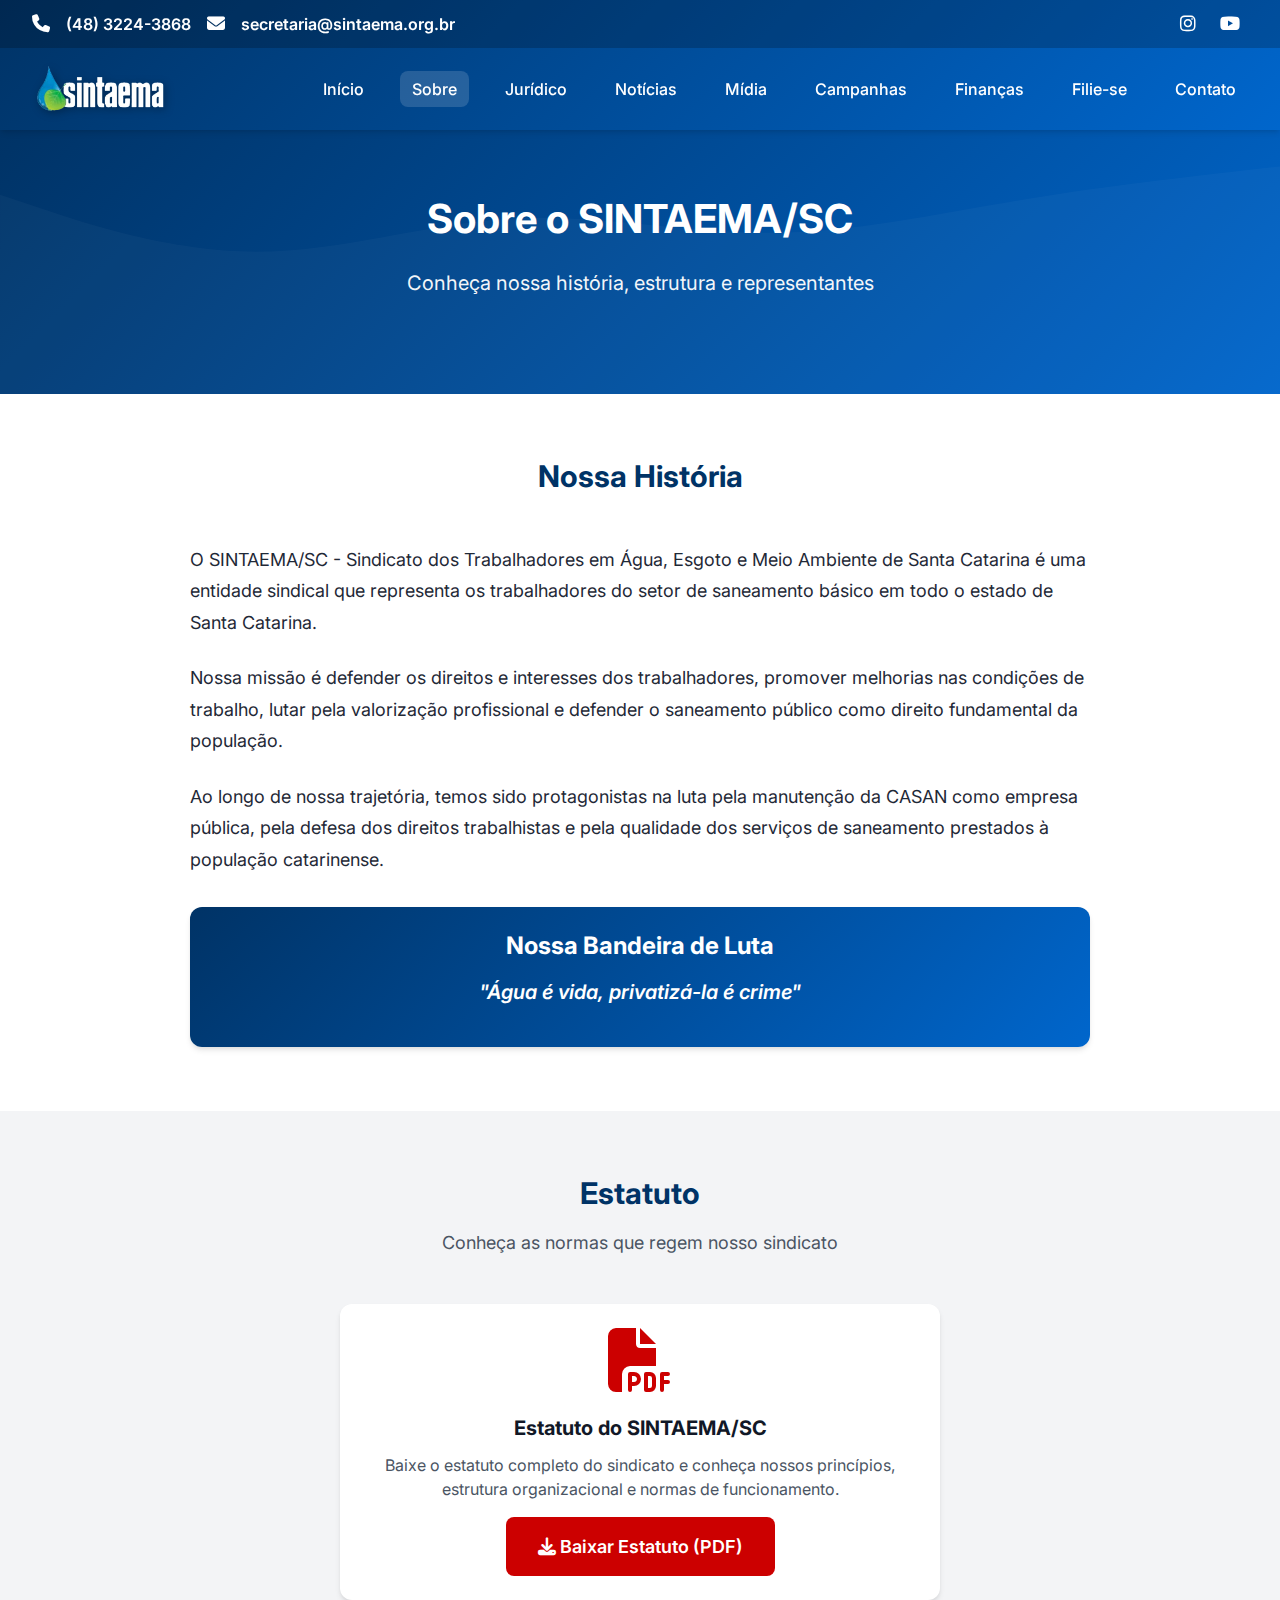
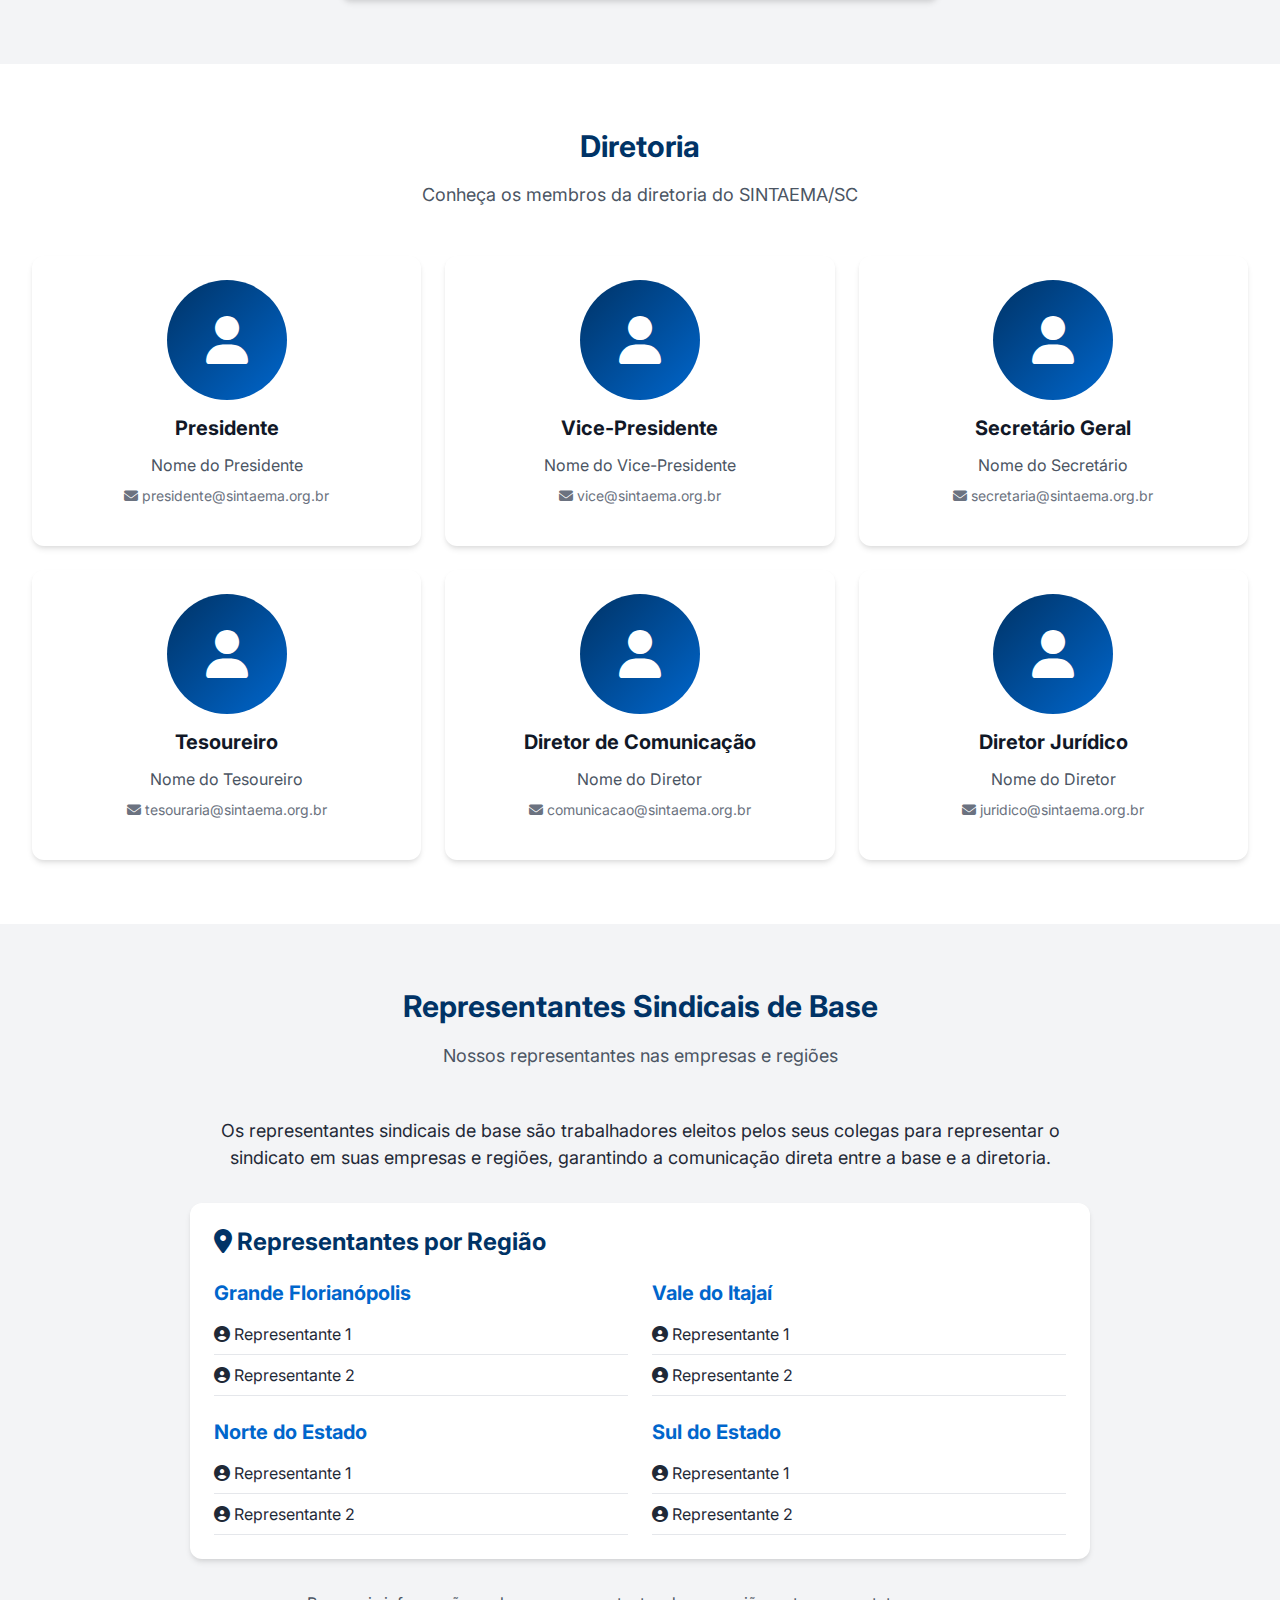
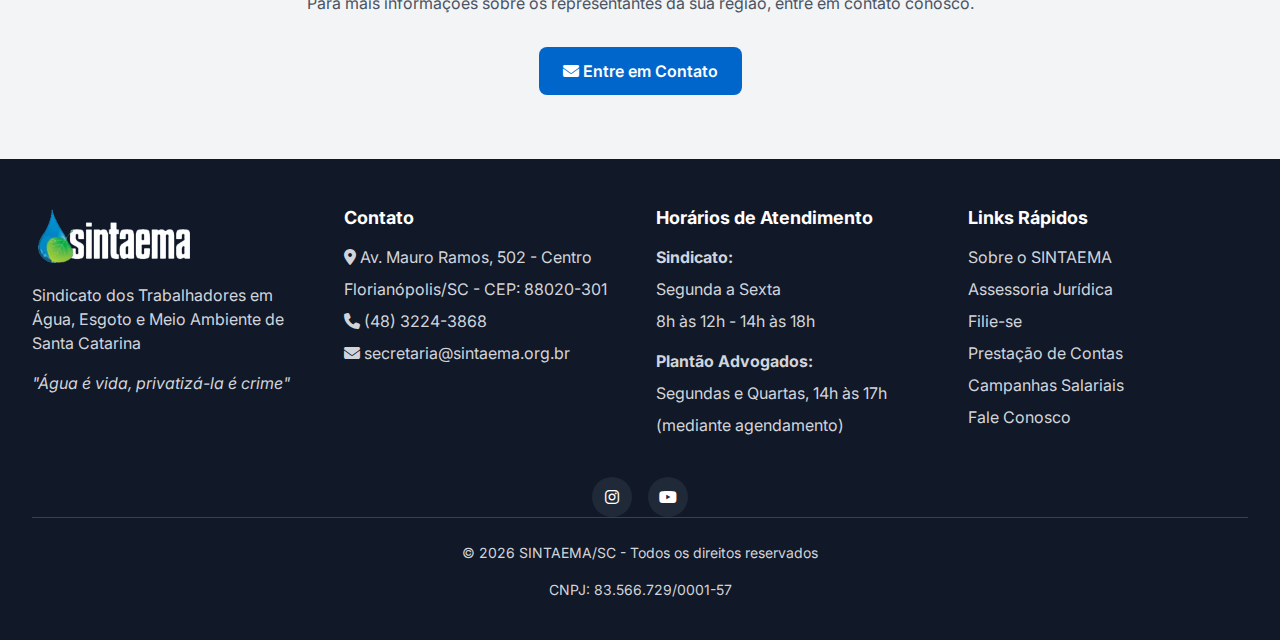
<file: sobre.html>
<!DOCTYPE html>
<html lang="pt-BR">

<head>
    <meta charset="UTF-8">
    <meta name="viewport" content="width=device-width, initial-scale=1.0">
    <meta name="description" content="Conheça o SINTAEMA/SC - História, estatuto, diretoria e representantes sindicais">
    <title>Sobre o SINTAEMA/SC - Sindicato dos Trabalhadores em Água, Esgoto e Meio Ambiente</title>

    <link rel="preconnect" href="https://fonts.googleapis.com">
    <link rel="preconnect" href="https://fonts.gstatic.com" crossorigin>
    <link
        href="https://fonts.googleapis.com/css2?family=Inter:wght@400;500;600;700&family=Roboto:wght@400;500;700&display=swap"
        rel="stylesheet">
    <link rel="stylesheet" href="https://cdnjs.cloudflare.com/ajax/libs/font-awesome/6.5.1/css/all.min.css">
    <link rel="stylesheet" href="css/styles.css">
</head>

<body>
    <!-- Header (same as index.html) -->
    <header class="header">
        <div class="header-top">
            <div class="container">
                <div class="flex justify-between items-center">
                    <div class="flex gap-4 items-center">
                        <a href="tel:+554832243868" class="flex items-center gap-2">
                            <i class="fas fa-phone"></i>
                            <span>(48) 3224-3868</span>
                        </a>
                        <a href="mailto:secretaria@sintaema.org.br" class="flex items-center gap-2">
                            <i class="fas fa-envelope"></i>
                            <span class="hidden-mobile">secretaria@sintaema.org.br</span>
                        </a>
                    </div>
                    <div class="flex gap-4">
                        <a href="https://www.instagram.com/sintaema_sc" target="_blank" rel="noopener"
                            aria-label="Instagram">
                            <i class="fab fa-instagram"></i>
                        </a>
                        <a href="https://www.youtube.com.br/sintaema1" target="_blank" rel="noopener"
                            aria-label="YouTube">
                            <i class="fab fa-youtube"></i>
                        </a>
                    </div>
                </div>
            </div>
        </div>

        <div class="header-main">
            <div class="container">
                <div class="flex justify-between items-center">
                    <div class="logo">
                        <a href="index.html">
                            <img src="images/logo-sintaema.png"
                                alt="SINTAEMA/SC - Sindicato dos Trabalhadores em Água, Esgoto e Meio Ambiente de Santa Catarina">
                        </a>
                    </div>

                    <button class="mobile-menu-toggle" id="mobileMenuToggle" aria-label="Menu">
                        <i class="fas fa-bars"></i>
                    </button>

                    <nav>
                        <ul class="nav-menu" id="navMenu">
                            <li><a href="index.html">Início</a></li>
                            <li><a href="sobre.html" class="active">Sobre</a></li>
                            <li><a href="juridico.html">Jurídico</a></li>
                            <li><a href="noticias.html">Notícias</a></li>
                            <li><a href="midia.html">Mídia</a></li>
                            <li><a href="campanhas.html">Campanhas</a></li>
                            <li><a href="financas.html">Finanças</a></li>
                            <li><a href="filiacao.html">Filie-se</a></li>
                            <li><a href="contato.html">Contato</a></li>
                        </ul>
                    </nav>
                </div>
            </div>
        </div>
    </header>

    <!-- Page Header -->
    <section class="hero" style="padding: 4rem 0;">
        <div class="hero-content">
            <div class="container">
                <h1 class="hero-title" style="font-size: 2.5rem;">Sobre o SINTAEMA/SC</h1>
                <p class="hero-subtitle">Conheça nossa história, estrutura e representantes</p>
            </div>
        </div>
    </section>

    <!-- History Section -->
    <section class="section section-bg-white" id="historico">
        <div class="container">
            <div class="section-header">
                <h2 class="section-title">Nossa História</h2>
            </div>

            <div style="max-width: 900px; margin: 0 auto;">
                <p style="font-size: 1.125rem; line-height: 1.75; margin-bottom: 1.5rem;">
                    O SINTAEMA/SC - Sindicato dos Trabalhadores em Água, Esgoto e Meio Ambiente de Santa Catarina
                    é uma entidade sindical que representa os trabalhadores do setor de saneamento básico em todo
                    o estado de Santa Catarina.
                </p>

                <p style="font-size: 1.125rem; line-height: 1.75; margin-bottom: 1.5rem;">
                    Nossa missão é defender os direitos e interesses dos trabalhadores, promover melhorias nas
                    condições de trabalho, lutar pela valorização profissional e defender o saneamento público
                    como direito fundamental da população.
                </p>

                <p style="font-size: 1.125rem; line-height: 1.75; margin-bottom: 1.5rem;">
                    Ao longo de nossa trajetória, temos sido protagonistas na luta pela manutenção da CASAN como
                    empresa pública, pela defesa dos direitos trabalhistas e pela qualidade dos serviços de
                    saneamento prestados à população catarinense.
                </p>

                <div class="card"
                    style="background: linear-gradient(135deg, var(--color-primary-dark), var(--color-primary)); color: white; margin-top: 2rem;">
                    <div class="card-content text-center">
                        <h3 style="color: white; font-size: 1.5rem; margin-bottom: 1rem;">Nossa Bandeira de Luta</h3>
                        <p style="font-size: 1.25rem; font-weight: 600; font-style: italic;">
                            "Água é vida, privatizá-la é crime"
                        </p>
                    </div>
                </div>
            </div>
        </div>
    </section>

    <!-- Statute Section -->
    <section class="section section-bg-gray" id="estatuto">
        <div class="container">
            <div class="section-header">
                <h2 class="section-title">Estatuto</h2>
                <p class="section-subtitle">Conheça as normas que regem nosso sindicato</p>
            </div>

            <div class="text-center">
                <div class="card" style="max-width: 600px; margin: 0 auto;">
                    <div class="card-content text-center">
                        <i class="fas fa-file-pdf"
                            style="font-size: 4rem; color: var(--color-accent); margin-bottom: 1.5rem;"></i>
                        <h3 class="card-title">Estatuto do SINTAEMA/SC</h3>
                        <p class="card-text">
                            Baixe o estatuto completo do sindicato e conheça nossos princípios,
                            estrutura organizacional e normas de funcionamento.
                        </p>
                        <a href="http://www.sintaema.org.br/site/wp-content/uploads/2016/05/estatuto.pdf"
                            class="btn btn-accent btn-lg" target="_blank" rel="noopener">
                            <i class="fas fa-download"></i> Baixar Estatuto (PDF)
                        </a>
                    </div>
                </div>
            </div>
        </div>
    </section>

    <!-- Board of Directors Section -->
    <section class="section section-bg-white" id="diretoria">
        <div class="container">
            <div class="section-header">
                <h2 class="section-title">Diretoria</h2>
                <p class="section-subtitle">Conheça os membros da diretoria do SINTAEMA/SC</p>
            </div>

            <div class="grid grid-cols-3">
                <!-- Director Card Template -->
                <div class="card">
                    <div class="card-content text-center">
                        <div
                            style="width: 120px; height: 120px; border-radius: 50%; background: linear-gradient(135deg, var(--color-primary-dark), var(--color-primary)); margin: 0 auto 1rem; display: flex; align-items: center; justify-content: center;">
                            <i class="fas fa-user" style="font-size: 3rem; color: white;"></i>
                        </div>
                        <h3 class="card-title" style="font-size: 1.25rem;">Presidente</h3>
                        <p style="color: var(--color-gray-600); margin-bottom: 0.5rem;">Nome do Presidente</p>
                        <p style="font-size: 0.875rem; color: var(--color-gray-500);">
                            <i class="fas fa-envelope"></i> presidente@sintaema.org.br
                        </p>
                    </div>
                </div>

                <div class="card">
                    <div class="card-content text-center">
                        <div
                            style="width: 120px; height: 120px; border-radius: 50%; background: linear-gradient(135deg, var(--color-primary-dark), var(--color-primary)); margin: 0 auto 1rem; display: flex; align-items: center; justify-content: center;">
                            <i class="fas fa-user" style="font-size: 3rem; color: white;"></i>
                        </div>
                        <h3 class="card-title" style="font-size: 1.25rem;">Vice-Presidente</h3>
                        <p style="color: var(--color-gray-600); margin-bottom: 0.5rem;">Nome do Vice-Presidente</p>
                        <p style="font-size: 0.875rem; color: var(--color-gray-500);">
                            <i class="fas fa-envelope"></i> vice@sintaema.org.br
                        </p>
                    </div>
                </div>

                <div class="card">
                    <div class="card-content text-center">
                        <div
                            style="width: 120px; height: 120px; border-radius: 50%; background: linear-gradient(135deg, var(--color-primary-dark), var(--color-primary)); margin: 0 auto 1rem; display: flex; align-items: center; justify-content: center;">
                            <i class="fas fa-user" style="font-size: 3rem; color: white;"></i>
                        </div>
                        <h3 class="card-title" style="font-size: 1.25rem;">Secretário Geral</h3>
                        <p style="color: var(--color-gray-600); margin-bottom: 0.5rem;">Nome do Secretário</p>
                        <p style="font-size: 0.875rem; color: var(--color-gray-500);">
                            <i class="fas fa-envelope"></i> secretaria@sintaema.org.br
                        </p>
                    </div>
                </div>

                <div class="card">
                    <div class="card-content text-center">
                        <div
                            style="width: 120px; height: 120px; border-radius: 50%; background: linear-gradient(135deg, var(--color-primary-dark), var(--color-primary)); margin: 0 auto 1rem; display: flex; align-items: center; justify-content: center;">
                            <i class="fas fa-user" style="font-size: 3rem; color: white;"></i>
                        </div>
                        <h3 class="card-title" style="font-size: 1.25rem;">Tesoureiro</h3>
                        <p style="color: var(--color-gray-600); margin-bottom: 0.5rem;">Nome do Tesoureiro</p>
                        <p style="font-size: 0.875rem; color: var(--color-gray-500);">
                            <i class="fas fa-envelope"></i> tesouraria@sintaema.org.br
                        </p>
                    </div>
                </div>

                <div class="card">
                    <div class="card-content text-center">
                        <div
                            style="width: 120px; height: 120px; border-radius: 50%; background: linear-gradient(135deg, var(--color-primary-dark), var(--color-primary)); margin: 0 auto 1rem; display: flex; align-items: center; justify-content: center;">
                            <i class="fas fa-user" style="font-size: 3rem; color: white;"></i>
                        </div>
                        <h3 class="card-title" style="font-size: 1.25rem;">Diretor de Comunicação</h3>
                        <p style="color: var(--color-gray-600); margin-bottom: 0.5rem;">Nome do Diretor</p>
                        <p style="font-size: 0.875rem; color: var(--color-gray-500);">
                            <i class="fas fa-envelope"></i> comunicacao@sintaema.org.br
                        </p>
                    </div>
                </div>

                <div class="card">
                    <div class="card-content text-center">
                        <div
                            style="width: 120px; height: 120px; border-radius: 50%; background: linear-gradient(135deg, var(--color-primary-dark), var(--color-primary)); margin: 0 auto 1rem; display: flex; align-items: center; justify-content: center;">
                            <i class="fas fa-user" style="font-size: 3rem; color: white;"></i>
                        </div>
                        <h3 class="card-title" style="font-size: 1.25rem;">Diretor Jurídico</h3>
                        <p style="color: var(--color-gray-600); margin-bottom: 0.5rem;">Nome do Diretor</p>
                        <p style="font-size: 0.875rem; color: var(--color-gray-500);">
                            <i class="fas fa-envelope"></i> juridico@sintaema.org.br
                        </p>
                    </div>
                </div>
            </div>
        </div>
    </section>

    <!-- Union Representatives Section -->
    <section class="section section-bg-gray" id="representantes">
        <div class="container">
            <div class="section-header">
                <h2 class="section-title">Representantes Sindicais de Base</h2>
                <p class="section-subtitle">Nossos representantes nas empresas e regiões</p>
            </div>

            <div style="max-width: 900px; margin: 0 auto;">
                <p style="text-align: center; font-size: 1.125rem; margin-bottom: 2rem;">
                    Os representantes sindicais de base são trabalhadores eleitos pelos seus colegas para
                    representar o sindicato em suas empresas e regiões, garantindo a comunicação direta
                    entre a base e a diretoria.
                </p>

                <div class="card">
                    <div class="card-content">
                        <h3 style="margin-bottom: 1.5rem; color: var(--color-primary-dark);">
                            <i class="fas fa-map-marker-alt"></i> Representantes por Região
                        </h3>

                        <div class="grid grid-cols-2" style="gap: 1.5rem;">
                            <div>
                                <h4 style="color: var(--color-primary); margin-bottom: 0.5rem;">Grande Florianópolis
                                </h4>
                                <ul style="list-style: none; padding-left: 0;">
                                    <li style="padding: 0.5rem 0; border-bottom: 1px solid var(--color-gray-200);">
                                        <i class="fas fa-user-circle"></i> Representante 1
                                    </li>
                                    <li style="padding: 0.5rem 0; border-bottom: 1px solid var(--color-gray-200);">
                                        <i class="fas fa-user-circle"></i> Representante 2
                                    </li>
                                </ul>
                            </div>

                            <div>
                                <h4 style="color: var(--color-primary); margin-bottom: 0.5rem;">Vale do Itajaí</h4>
                                <ul style="list-style: none; padding-left: 0;">
                                    <li style="padding: 0.5rem 0; border-bottom: 1px solid var(--color-gray-200);">
                                        <i class="fas fa-user-circle"></i> Representante 1
                                    </li>
                                    <li style="padding: 0.5rem 0; border-bottom: 1px solid var(--color-gray-200);">
                                        <i class="fas fa-user-circle"></i> Representante 2
                                    </li>
                                </ul>
                            </div>

                            <div>
                                <h4 style="color: var(--color-primary); margin-bottom: 0.5rem;">Norte do Estado</h4>
                                <ul style="list-style: none; padding-left: 0;">
                                    <li style="padding: 0.5rem 0; border-bottom: 1px solid var(--color-gray-200);">
                                        <i class="fas fa-user-circle"></i> Representante 1
                                    </li>
                                    <li style="padding: 0.5rem 0; border-bottom: 1px solid var(--color-gray-200);">
                                        <i class="fas fa-user-circle"></i> Representante 2
                                    </li>
                                </ul>
                            </div>

                            <div>
                                <h4 style="color: var(--color-primary); margin-bottom: 0.5rem;">Sul do Estado</h4>
                                <ul style="list-style: none; padding-left: 0;">
                                    <li style="padding: 0.5rem 0; border-bottom: 1px solid var(--color-gray-200);">
                                        <i class="fas fa-user-circle"></i> Representante 1
                                    </li>
                                    <li style="padding: 0.5rem 0; border-bottom: 1px solid var(--color-gray-200);">
                                        <i class="fas fa-user-circle"></i> Representante 2
                                    </li>
                                </ul>
                            </div>
                        </div>
                    </div>
                </div>

                <div class="text-center mt-8">
                    <p style="font-size: 1rem; color: var(--color-gray-600);">
                        Para mais informações sobre os representantes da sua região, entre em contato conosco.
                    </p>
                    <a href="contato.html" class="btn btn-primary" style="margin-top: 1rem;">
                        <i class="fas fa-envelope"></i> Entre em Contato
                    </a>
                </div>
            </div>
        </div>
    </section>

    <!-- Footer (same as index.html) -->
    <footer class="footer">
        <div class="container">
            <div class="footer-content">
                <div class="footer-section">
                    <img src="images/logo-sintaema.png" alt="SINTAEMA/SC"
                        style="height: 60px; width: auto; margin-bottom: 1rem;">
                    <p>Sindicato dos Trabalhadores em Água, Esgoto e Meio Ambiente de Santa Catarina</p>
                    <p style="margin-top: 1rem; font-style: italic;">"Água é vida, privatizá-la é crime"</p>
                </div>

                <div class="footer-section">
                    <h3>Contato</h3>
                    <ul>
                        <li><i class="fas fa-map-marker-alt"></i> Av. Mauro Ramos, 502 - Centro</li>
                        <li>Florianópolis/SC - CEP: 88020-301</li>
                        <li><i class="fas fa-phone"></i> (48) 3224-3868</li>
                        <li><i class="fas fa-envelope"></i> secretaria@sintaema.org.br</li>
                    </ul>
                </div>

                <div class="footer-section">
                    <h3>Horários de Atendimento</h3>
                    <ul>
                        <li><strong>Sindicato:</strong></li>
                        <li>Segunda a Sexta</li>
                        <li>8h às 12h - 14h às 18h</li>
                        <li style="margin-top: 1rem;"><strong>Plantão Advogados:</strong></li>
                        <li>Segundas e Quartas, 14h às 17h</li>
                        <li>(mediante agendamento)</li>
                    </ul>
                </div>

                <div class="footer-section">
                    <h3>Links Rápidos</h3>
                    <ul>
                        <li><a href="sobre.html">Sobre o SINTAEMA</a></li>
                        <li><a href="juridico.html">Assessoria Jurídica</a></li>
                        <li><a href="filiacao.html">Filie-se</a></li>
                        <li><a href="financas.html">Prestação de Contas</a></li>
                        <li><a href="campanhas.html">Campanhas Salariais</a></li>
                        <li><a href="contato.html">Fale Conosco</a></li>
                    </ul>
                </div>
            </div>

            <div class="social-links">
                <a href="https://www.instagram.com/sintaema_sc" target="_blank" rel="noopener" class="social-link"
                    aria-label="Instagram">
                    <i class="fab fa-instagram"></i>
                </a>
                <a href="https://www.youtube.com.br/sintaema1" target="_blank" rel="noopener" class="social-link"
                    aria-label="YouTube">
                    <i class="fab fa-youtube"></i>
                </a>
            </div>

            <div class="footer-bottom">
                <p>&copy; 2026 SINTAEMA/SC - Todos os direitos reservados</p>
                <p>CNPJ: 83.566.729/0001-57</p>
            </div>
        </div>
    </footer>

    <script src="js/main.js"></script>
</body>

</html>
</file>
<file: css/styles.css>
/* ============================================
   SINTAEMA Website - Design System
   Modern, Responsive, Accessible
   ============================================ */

/* ============================================
   CSS CUSTOM PROPERTIES (Design Tokens)
   ============================================ */
:root {
  /* Brand Colors - Extracted from original SINTAEMA site */
  --color-primary-dark: #003366;
  /* Navy Blue */
  --color-primary: #0066CC;
  /* Bright Blue */
  --color-accent: #CC0000;
  /* Red Accent */
  --color-white: #FFFFFF;
  --color-gray-50: #F9FAFB;
  --color-gray-100: #F3F4F6;
  --color-gray-200: #E5E7EB;
  --color-gray-300: #D1D5DB;
  --color-gray-400: #9CA3AF;
  --color-gray-500: #6B7280;
  --color-gray-600: #4B5563;
  --color-gray-700: #374151;
  --color-gray-800: #1F2937;
  --color-gray-900: #111827;

  /* Semantic Colors */
  --color-success: #10B981;
  --color-warning: #F59E0B;
  --color-error: #EF4444;
  --color-info: #3B82F6;

  /* Typography */
  --font-primary: 'Inter', -apple-system, BlinkMacSystemFont, 'Segoe UI', Roboto, sans-serif;
  --font-secondary: 'Roboto', sans-serif;

  --font-size-xs: 0.75rem;
  /* 12px */
  --font-size-sm: 0.875rem;
  /* 14px */
  --font-size-base: 1rem;
  /* 16px */
  --font-size-lg: 1.125rem;
  /* 18px */
  --font-size-xl: 1.25rem;
  /* 20px */
  --font-size-2xl: 1.5rem;
  /* 24px */
  --font-size-3xl: 1.875rem;
  /* 30px */
  --font-size-4xl: 2.25rem;
  /* 36px */
  --font-size-5xl: 3rem;
  /* 48px */

  --font-weight-normal: 400;
  --font-weight-medium: 500;
  --font-weight-semibold: 600;
  --font-weight-bold: 700;

  --line-height-tight: 1.25;
  --line-height-normal: 1.5;
  --line-height-relaxed: 1.75;

  /* Spacing */
  --spacing-1: 0.25rem;
  /* 4px */
  --spacing-2: 0.5rem;
  /* 8px */
  --spacing-3: 0.75rem;
  /* 12px */
  --spacing-4: 1rem;
  /* 16px */
  --spacing-5: 1.25rem;
  /* 20px */
  --spacing-6: 1.5rem;
  /* 24px */
  --spacing-8: 2rem;
  /* 32px */
  --spacing-10: 2.5rem;
  /* 40px */
  --spacing-12: 3rem;
  /* 48px */
  --spacing-16: 4rem;
  /* 64px */
  --spacing-20: 5rem;
  /* 80px */

  /* Borders */
  --border-radius-sm: 0.25rem;
  --border-radius-md: 0.5rem;
  --border-radius-lg: 0.75rem;
  --border-radius-xl: 1rem;
  --border-radius-full: 9999px;

  /* Shadows */
  --shadow-sm: 0 1px 2px 0 rgba(0, 0, 0, 0.05);
  --shadow-md: 0 4px 6px -1px rgba(0, 0, 0, 0.1), 0 2px 4px -1px rgba(0, 0, 0, 0.06);
  --shadow-lg: 0 10px 15px -3px rgba(0, 0, 0, 0.1), 0 4px 6px -2px rgba(0, 0, 0, 0.05);
  --shadow-xl: 0 20px 25px -5px rgba(0, 0, 0, 0.1), 0 10px 10px -5px rgba(0, 0, 0, 0.04);

  /* Transitions */
  --transition-fast: 150ms ease-in-out;
  --transition-base: 250ms ease-in-out;
  --transition-slow: 350ms ease-in-out;

  /* Layout */
  --max-width-container: 1280px;
  --header-height: 80px;
}

/* ============================================
   RESET & BASE STYLES
   ============================================ */
*,
*::before,
*::after {
  box-sizing: border-box;
  margin: 0;
  padding: 0;
}

html {
  font-size: 16px;
  scroll-behavior: smooth;
}

body {
  font-family: var(--font-primary);
  font-size: var(--font-size-base);
  line-height: var(--line-height-normal);
  color: var(--color-gray-800);
  background-color: var(--color-gray-50);
  -webkit-font-smoothing: antialiased;
  -moz-osx-font-smoothing: grayscale;
}

img {
  max-width: 100%;
  height: auto;
  display: block;
}

a {
  color: var(--color-primary);
  text-decoration: none;
  transition: color var(--transition-fast);
}

a:hover {
  color: var(--color-primary-dark);
}

/* ============================================
   TYPOGRAPHY
   ============================================ */
h1,
h2,
h3,
h4,
h5,
h6 {
  font-weight: var(--font-weight-bold);
  line-height: var(--line-height-tight);
  color: var(--color-gray-900);
  margin-bottom: var(--spacing-4);
}

h1 {
  font-size: var(--font-size-4xl);
}

h2 {
  font-size: var(--font-size-3xl);
}

h3 {
  font-size: var(--font-size-2xl);
}

h4 {
  font-size: var(--font-size-xl);
}

h5 {
  font-size: var(--font-size-lg);
}

h6 {
  font-size: var(--font-size-base);
}

p {
  margin-bottom: var(--spacing-4);
}

/* ============================================
   LAYOUT COMPONENTS
   ============================================ */
.container {
  width: 100%;
  max-width: var(--max-width-container);
  margin: 0 auto;
  padding: 0 var(--spacing-4);
}

@media (min-width: 768px) {
  .container {
    padding: 0 var(--spacing-6);
  }
}

@media (min-width: 1024px) {
  .container {
    padding: 0 var(--spacing-8);
  }
}

/* Grid System */
.grid {
  display: grid;
  gap: var(--spacing-6);
}

.grid-cols-1 {
  grid-template-columns: repeat(1, 1fr);
}

.grid-cols-2 {
  grid-template-columns: repeat(2, 1fr);
}

.grid-cols-3 {
  grid-template-columns: repeat(3, 1fr);
}

.grid-cols-4 {
  grid-template-columns: repeat(4, 1fr);
}

@media (max-width: 767px) {

  .grid-cols-2,
  .grid-cols-3,
  .grid-cols-4 {
    grid-template-columns: 1fr;
  }
}

@media (min-width: 768px) and (max-width: 1023px) {

  .grid-cols-3,
  .grid-cols-4 {
    grid-template-columns: repeat(2, 1fr);
  }
}

/* Flexbox Utilities */
.flex {
  display: flex;
}

.flex-col {
  flex-direction: column;
}

.items-center {
  align-items: center;
}

.justify-between {
  justify-content: space-between;
}

.justify-center {
  justify-content: center;
}

.gap-2 {
  gap: var(--spacing-2);
}

.gap-4 {
  gap: var(--spacing-4);
}

.gap-6 {
  gap: var(--spacing-6);
}

.gap-8 {
  gap: var(--spacing-8);
}

/* ============================================
   HEADER & NAVIGATION
   ============================================ */
.header {
  background: linear-gradient(135deg, var(--color-primary-dark) 0%, var(--color-primary) 100%);
  color: var(--color-white);
  box-shadow: var(--shadow-md);
  position: sticky;
  top: 0;
  z-index: 1000;
}

.header-top {
  background-color: rgba(0, 0, 0, 0.2);
  padding: var(--spacing-3) 0;
  font-size: var(--font-size-base);
  font-weight: var(--font-weight-medium);
}

.header-top a {
  color: var(--color-white);
  font-weight: var(--font-weight-semibold);
  transition: all var(--transition-fast);
}

.header-top a:hover {
  color: var(--color-white);
  text-shadow: 0 0 10px rgba(255, 255, 255, 0.5);
  transform: scale(1.05);
}

.header-top i {
  font-size: var(--font-size-lg);
  margin-right: var(--spacing-2);
}

.header-main {
  padding: var(--spacing-4) 0;
}

.logo {
  display: flex;
  align-items: center;
  transition: all var(--transition-fast);
}

.logo a {
  display: flex;
  align-items: center;
  transition: all var(--transition-fast);
}

.logo img {
  height: 50px;
  width: auto;
  filter: drop-shadow(2px 2px 4px rgba(0, 0, 0, 0.3));
  transition: all var(--transition-fast);
}

.logo a:hover img {
  filter: drop-shadow(0 0 10px rgba(255, 255, 255, 0.6));
  transform: scale(1.05);
}

@media (max-width: 767px) {
  .logo img {
    height: 40px;
  }
}

.nav-menu {
  list-style: none;
  display: flex;
  gap: var(--spacing-6);
}

.nav-menu a {
  color: var(--color-white);
  font-weight: var(--font-weight-medium);
  padding: var(--spacing-2) var(--spacing-3);
  border-radius: var(--border-radius-md);
  transition: background-color var(--transition-fast);
}

.nav-menu a:hover,
.nav-menu a.active {
  background-color: rgba(255, 255, 255, 0.15);
}

/* Mobile Navigation */
.mobile-menu-toggle {
  display: none;
  background: none;
  border: none;
  color: var(--color-white);
  font-size: var(--font-size-2xl);
  cursor: pointer;
  padding: var(--spacing-2);
}

@media (max-width: 767px) {
  .mobile-menu-toggle {
    display: block;
  }

  .nav-menu {
    position: fixed;
    top: var(--header-height);
    left: -100%;
    width: 80%;
    max-width: 300px;
    height: calc(100vh - var(--header-height));
    background-color: var(--color-primary-dark);
    flex-direction: column;
    padding: var(--spacing-6);
    transition: left var(--transition-base);
    box-shadow: var(--shadow-xl);
  }

  .nav-menu.active {
    left: 0;
  }
}

/* ============================================
   BUTTONS
   ============================================ */
.btn {
  display: inline-block;
  padding: var(--spacing-3) var(--spacing-6);
  font-size: var(--font-size-base);
  font-weight: var(--font-weight-semibold);
  text-align: center;
  border: none;
  border-radius: var(--border-radius-md);
  cursor: pointer;
  transition: all var(--transition-fast);
  text-decoration: none;
}

.btn-primary {
  background-color: var(--color-primary);
  color: var(--color-white);
}

.btn-primary:hover {
  background-color: var(--color-primary-dark);
  transform: translateY(-2px);
  box-shadow: var(--shadow-lg);
}

.btn-secondary {
  background-color: var(--color-white);
  color: var(--color-primary);
  border: 2px solid var(--color-primary);
}

.btn-secondary:hover {
  background-color: var(--color-primary);
  color: var(--color-white);
}

.btn-accent {
  background-color: var(--color-accent);
  color: var(--color-white);
}

.btn-accent:hover {
  background-color: #A30000;
  transform: translateY(-2px);
  box-shadow: var(--shadow-lg);
}

.btn-lg {
  padding: var(--spacing-4) var(--spacing-8);
  font-size: var(--font-size-lg);
}

.btn-sm {
  padding: var(--spacing-2) var(--spacing-4);
  font-size: var(--font-size-sm);
}

/* ============================================
   CARDS
   ============================================ */
.card {
  background-color: var(--color-white);
  border-radius: var(--border-radius-lg);
  box-shadow: var(--shadow-md);
  overflow: hidden;
  transition: all var(--transition-base);
}

.card:hover {
  transform: translateY(-4px);
  box-shadow: var(--shadow-xl);
}

.card-image {
  width: 100%;
  height: 200px;
  object-fit: cover;
}

.card-content {
  padding: var(--spacing-6);
}

.card-title {
  font-size: var(--font-size-xl);
  font-weight: var(--font-weight-bold);
  color: var(--color-gray-900);
  margin-bottom: var(--spacing-3);
}

.card-text {
  color: var(--color-gray-600);
  margin-bottom: var(--spacing-4);
}

.card-meta {
  display: flex;
  gap: var(--spacing-4);
  font-size: var(--font-size-sm);
  color: var(--color-gray-500);
  margin-bottom: var(--spacing-4);
}

.card-footer {
  padding: var(--spacing-4) var(--spacing-6);
  background-color: var(--color-gray-50);
  border-top: 1px solid var(--color-gray-200);
}

/* ============================================
   HERO SECTION
   ============================================ */
.hero {
  background: linear-gradient(135deg, var(--color-primary-dark) 0%, var(--color-primary) 100%);
  color: var(--color-white);
  padding: var(--spacing-16) 0;
  text-align: center;
  position: relative;
  overflow: hidden;
}

.hero::before {
  content: '';
  position: absolute;
  top: 0;
  left: 0;
  right: 0;
  bottom: 0;
  background: url('data:image/svg+xml,<svg xmlns="http://www.w3.org/2000/svg" viewBox="0 0 1440 320"><path fill="rgba(255,255,255,0.1)" d="M0,96L48,112C96,128,192,160,288,160C384,160,480,128,576,122.7C672,117,768,139,864,138.7C960,139,1056,117,1152,101.3C1248,85,1344,75,1392,69.3L1440,64L1440,320L1392,320C1344,320,1248,320,1152,320C1056,320,960,320,864,320C768,320,672,320,576,320C480,320,384,320,288,320C192,320,96,320,48,320L0,320Z"></path></svg>') no-repeat bottom;
  background-size: cover;
  opacity: 0.3;
}

.hero-content {
  position: relative;
  z-index: 1;
}

.hero-title {
  font-size: var(--font-size-5xl);
  font-weight: var(--font-weight-bold);
  margin-bottom: var(--spacing-6);
  color: var(--color-white);
}

.hero-subtitle {
  font-size: var(--font-size-xl);
  margin-bottom: var(--spacing-8);
  opacity: 0.95;
}

@media (max-width: 767px) {
  .hero {
    padding: var(--spacing-12) 0;
  }

  .hero-title {
    font-size: var(--font-size-3xl);
  }

  .hero-subtitle {
    font-size: var(--font-size-lg);
  }
}

/* ============================================
   SECTIONS
   ============================================ */
.section {
  padding: var(--spacing-16) 0;
}

.section-header {
  text-align: center;
  margin-bottom: var(--spacing-12);
}

.section-title {
  font-size: var(--font-size-3xl);
  color: var(--color-primary-dark);
  margin-bottom: var(--spacing-4);
}

.section-subtitle {
  font-size: var(--font-size-lg);
  color: var(--color-gray-600);
}

.section-bg-white {
  background-color: var(--color-white);
}

.section-bg-gray {
  background-color: var(--color-gray-100);
}

/* ============================================
   BADGES & TAGS
   ============================================ */
.badge {
  display: inline-block;
  padding: var(--spacing-1) var(--spacing-3);
  font-size: var(--font-size-xs);
  font-weight: var(--font-weight-semibold);
  border-radius: var(--border-radius-full);
  text-transform: uppercase;
  letter-spacing: 0.5px;
}

.badge-primary {
  background-color: var(--color-primary);
  color: var(--color-white);
}

.badge-accent {
  background-color: var(--color-accent);
  color: var(--color-white);
}

.badge-gray {
  background-color: var(--color-gray-200);
  color: var(--color-gray-700);
}

/* ============================================
   FOOTER
   ============================================ */
.footer {
  background-color: var(--color-gray-900);
  color: var(--color-gray-300);
  padding: var(--spacing-12) 0 var(--spacing-6);
}

.footer-content {
  display: grid;
  grid-template-columns: repeat(auto-fit, minmax(250px, 1fr));
  gap: var(--spacing-8);
  margin-bottom: var(--spacing-8);
}

.footer-section h3 {
  color: var(--color-white);
  font-size: var(--font-size-lg);
  margin-bottom: var(--spacing-4);
}

.footer-section ul {
  list-style: none;
}

.footer-section li {
  margin-bottom: var(--spacing-2);
}

.footer-section a {
  color: var(--color-gray-300);
  transition: color var(--transition-fast);
}

.footer-section a:hover {
  color: var(--color-white);
}

.footer-bottom {
  border-top: 1px solid var(--color-gray-700);
  padding-top: var(--spacing-6);
  text-align: center;
  font-size: var(--font-size-sm);
}

.social-links {
  display: flex;
  gap: var(--spacing-4);
  justify-content: center;
  margin-top: var(--spacing-4);
}

.social-link {
  display: flex;
  align-items: center;
  justify-content: center;
  width: 40px;
  height: 40px;
  background-color: var(--color-gray-800);
  border-radius: var(--border-radius-full);
  color: var(--color-white);
  transition: all var(--transition-fast);
}

.social-link:hover {
  background-color: var(--color-primary);
  transform: translateY(-2px);
}

/* ============================================
   FORMS
   ============================================ */
.form-group {
  margin-bottom: var(--spacing-6);
}

.form-label {
  display: block;
  font-weight: var(--font-weight-medium);
  margin-bottom: var(--spacing-2);
  color: var(--color-gray-700);
}

.form-input,
.form-textarea,
.form-select {
  width: 100%;
  padding: var(--spacing-3) var(--spacing-4);
  font-size: var(--font-size-base);
  font-family: var(--font-primary);
  border: 2px solid var(--color-gray-300);
  border-radius: var(--border-radius-md);
  transition: border-color var(--transition-fast);
}

.form-input:focus,
.form-textarea:focus,
.form-select:focus {
  outline: none;
  border-color: var(--color-primary);
}

.form-textarea {
  resize: vertical;
  min-height: 120px;
}

/* ============================================
   UTILITY CLASSES
   ============================================ */
.text-center {
  text-align: center;
}

.text-left {
  text-align: left;
}

.text-right {
  text-align: right;
}

.text-primary {
  color: var(--color-primary);
}

.text-accent {
  color: var(--color-accent);
}

.text-gray {
  color: var(--color-gray-600);
}

.text-white {
  color: var(--color-white);
}

.bg-primary {
  background-color: var(--color-primary);
}

.bg-white {
  background-color: var(--color-white);
}

.bg-gray {
  background-color: var(--color-gray-100);
}

.mt-4 {
  margin-top: var(--spacing-4);
}

.mt-8 {
  margin-top: var(--spacing-8);
}

.mb-4 {
  margin-bottom: var(--spacing-4);
}

.mb-8 {
  margin-bottom: var(--spacing-8);
}

.hidden {
  display: none;
}

@media (max-width: 767px) {
  .hidden-mobile {
    display: none;
  }
}

@media (min-width: 768px) {
  .hidden-desktop {
    display: none;
  }
}
</file>
